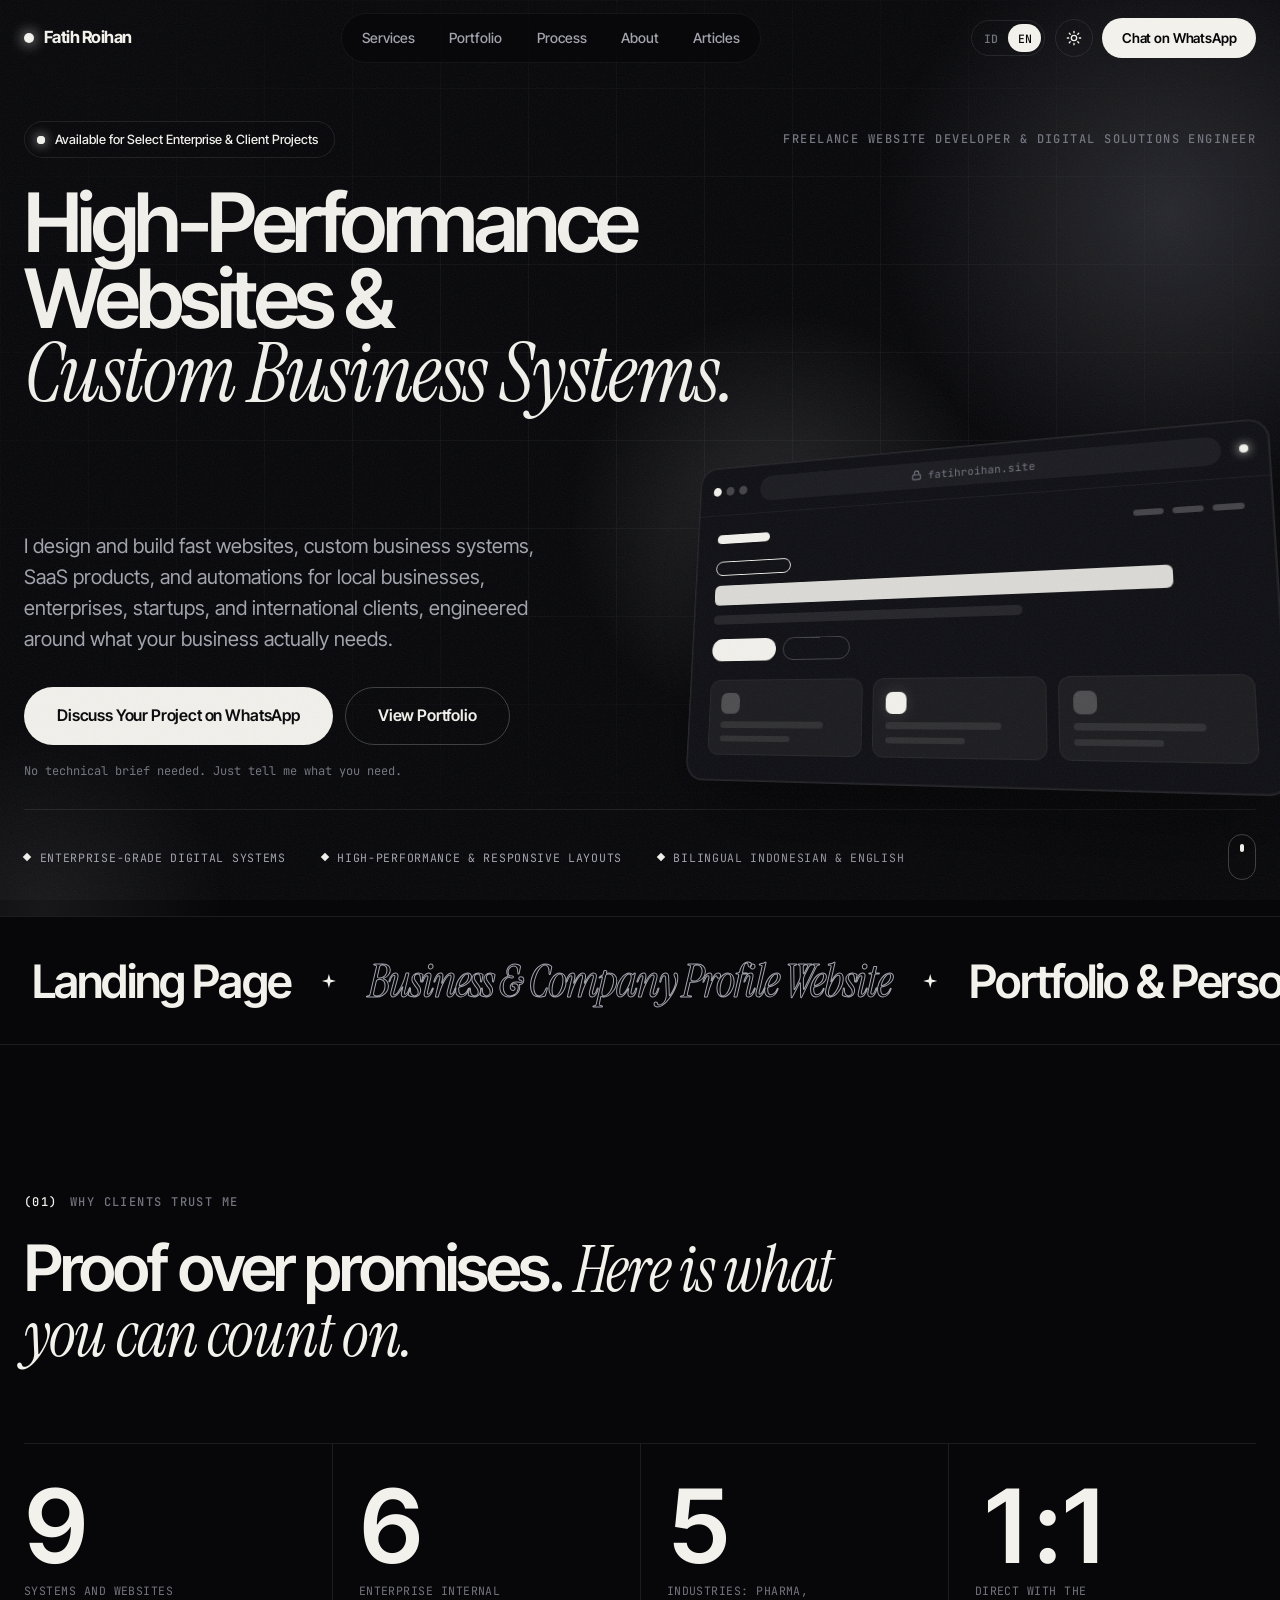
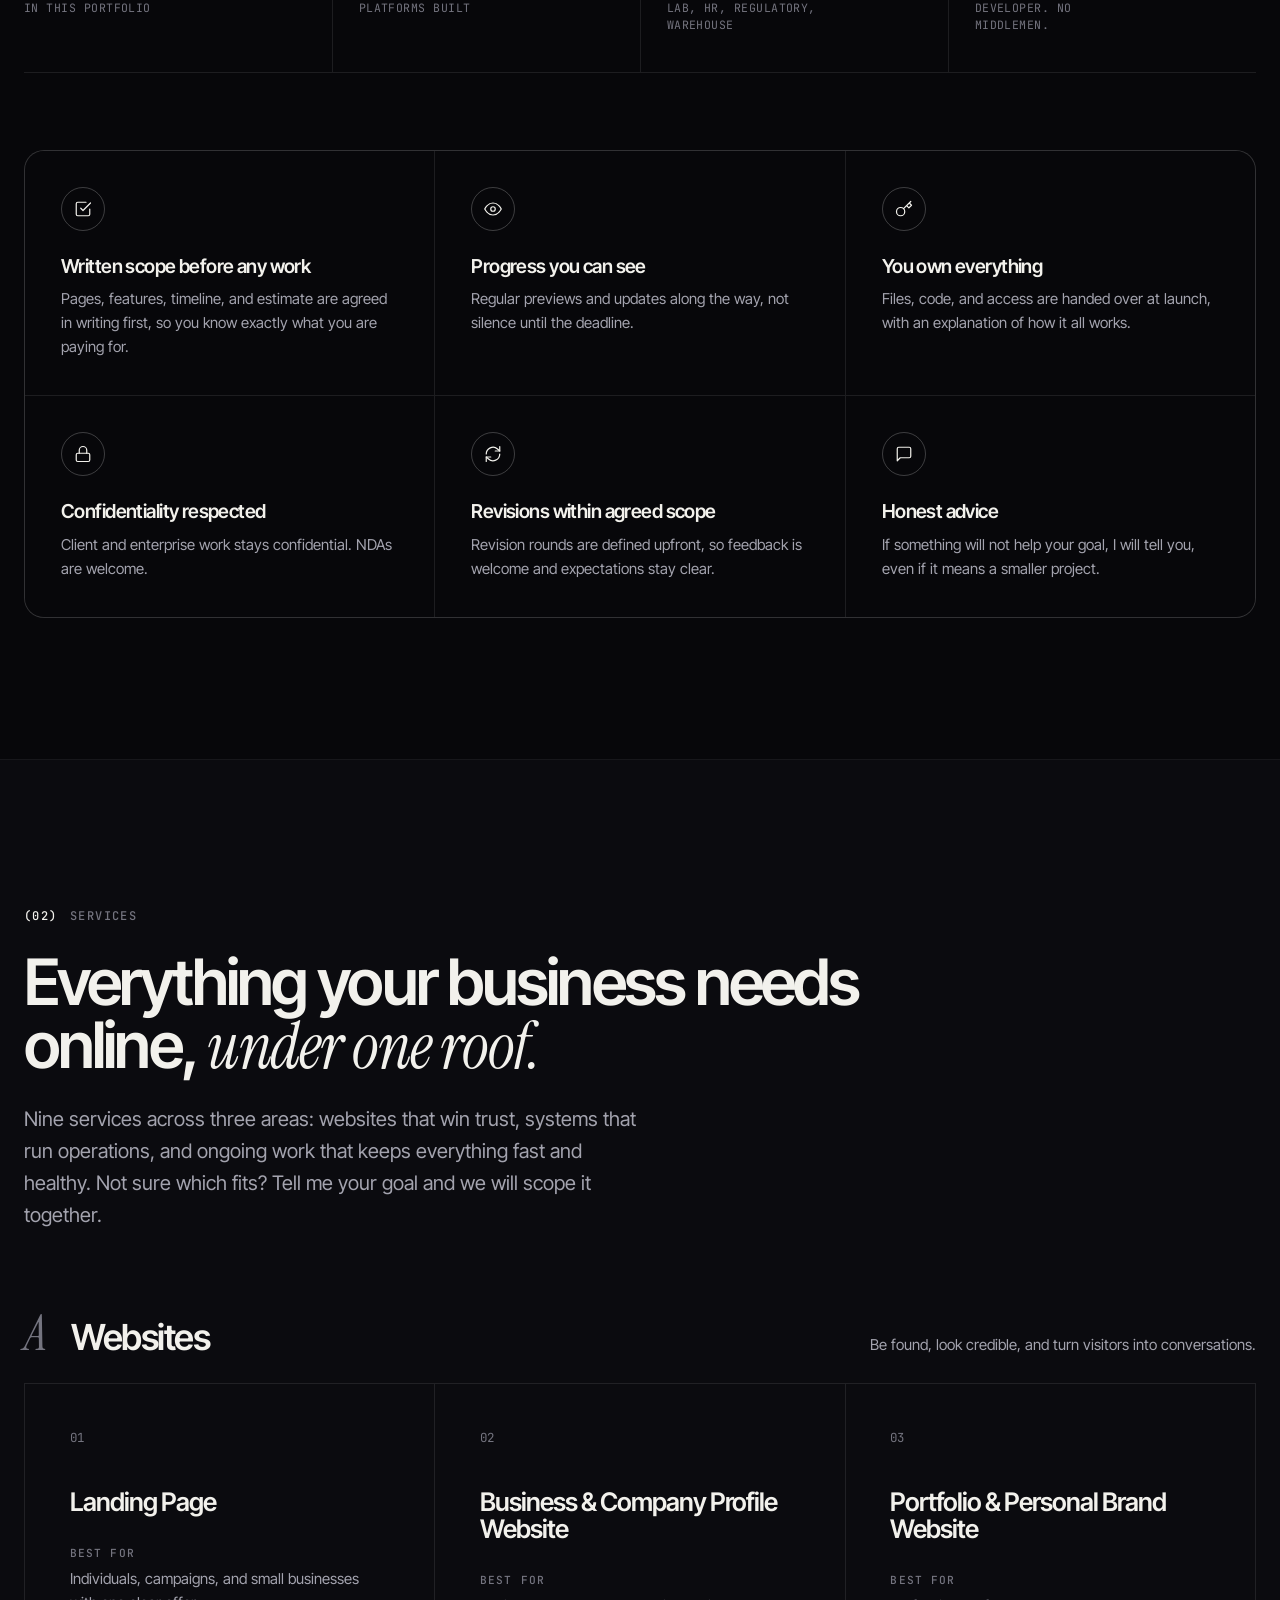
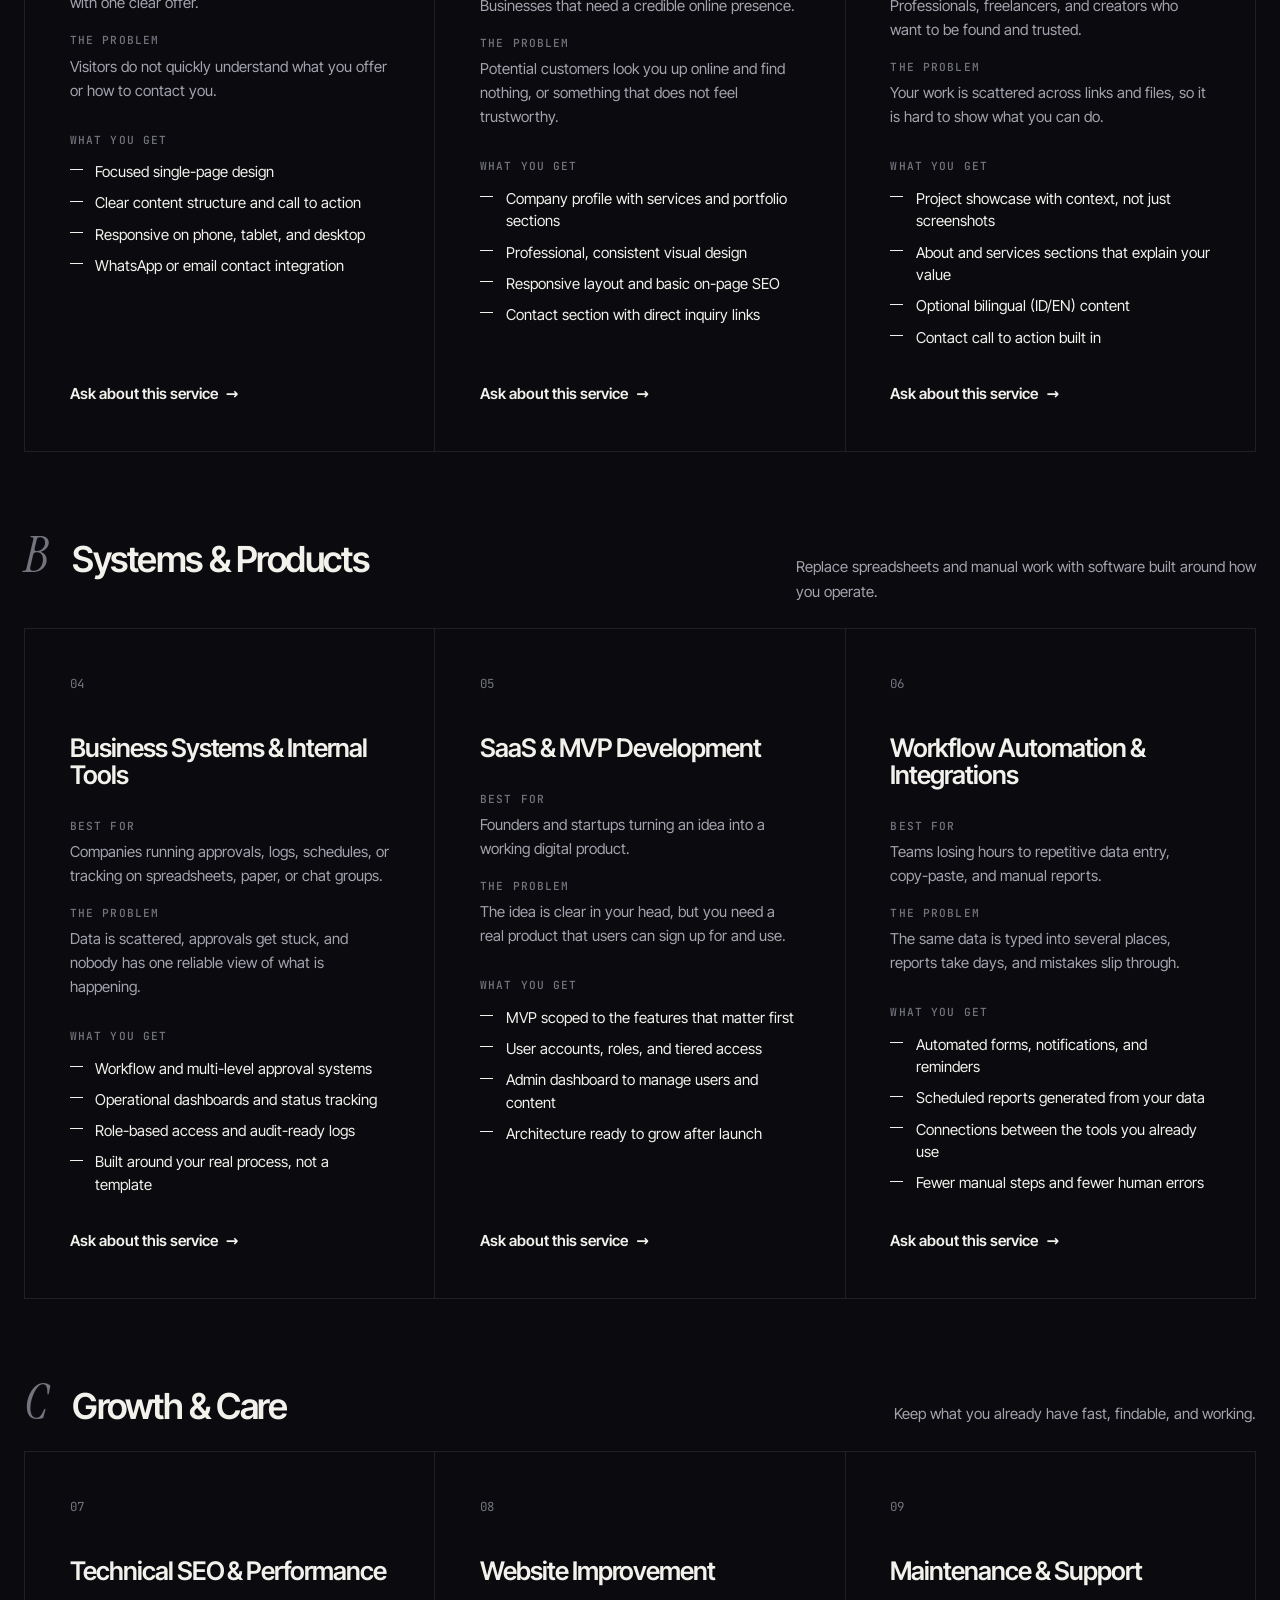
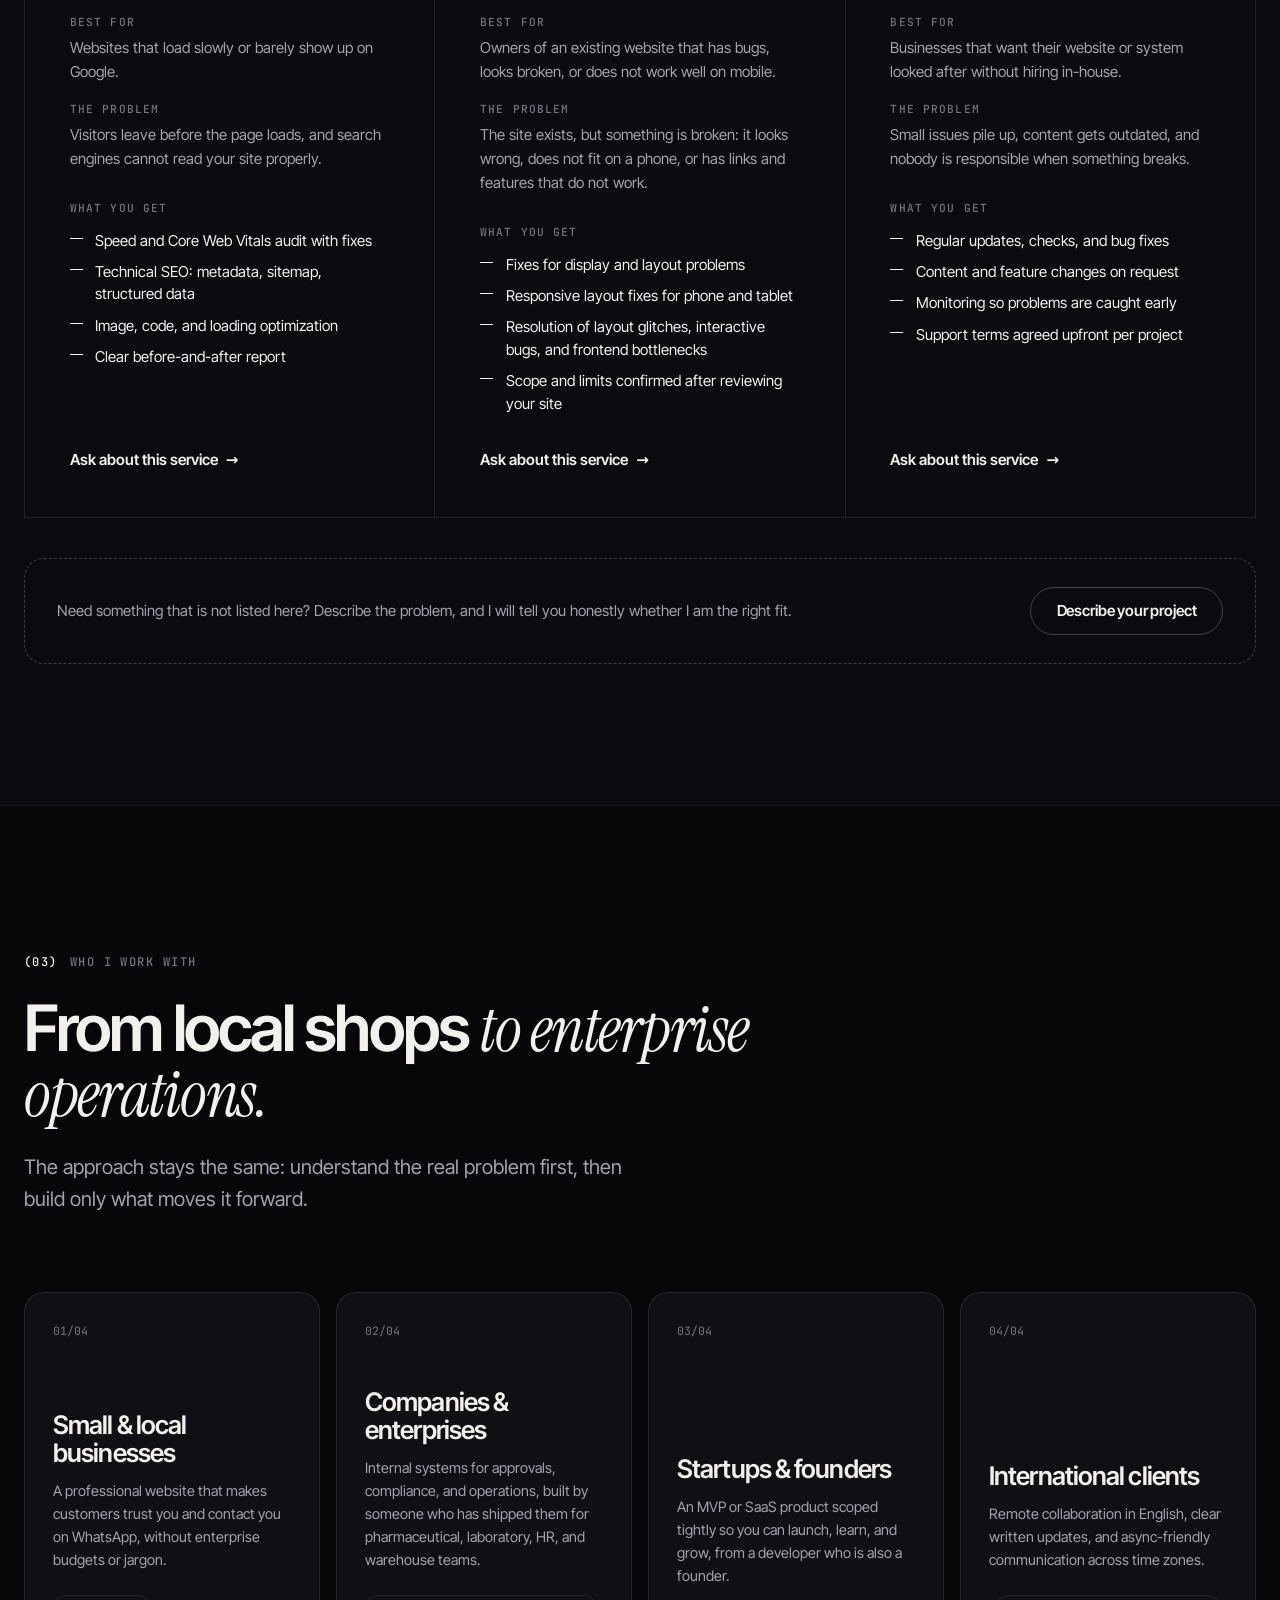
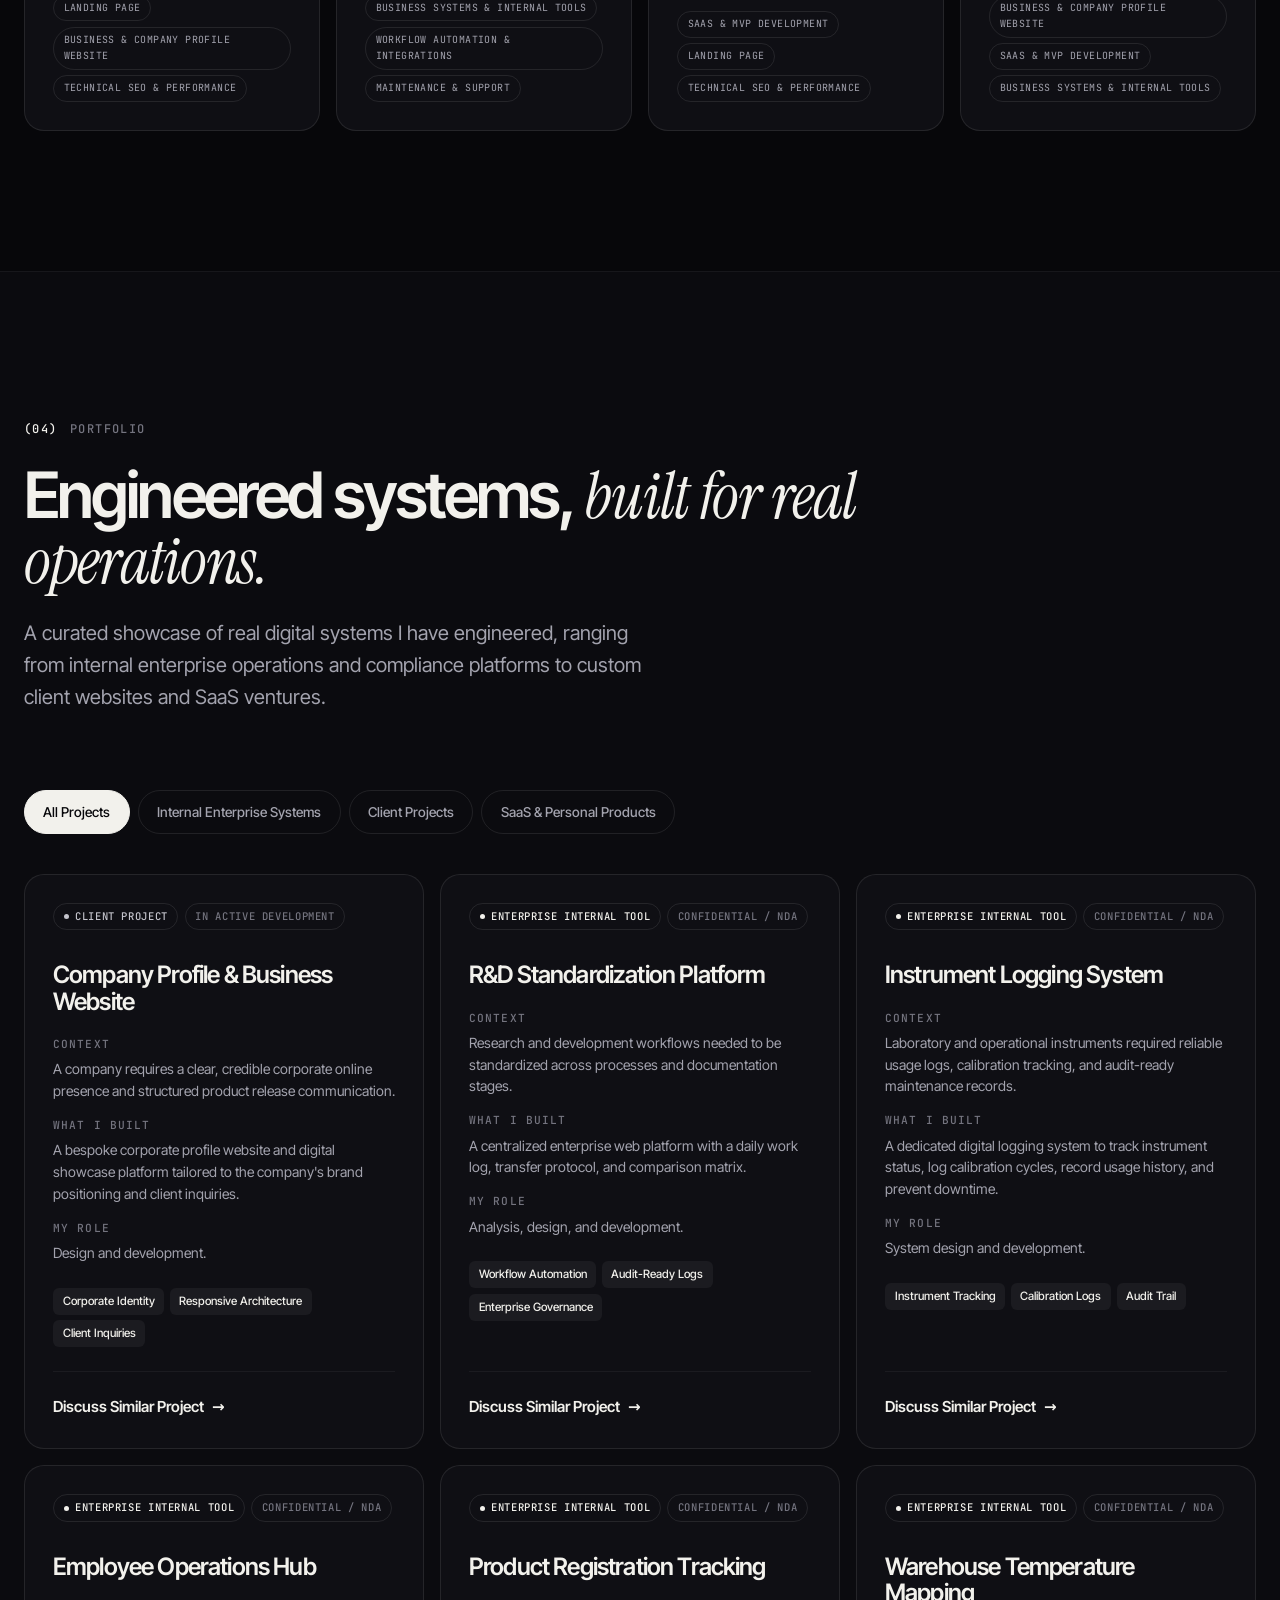
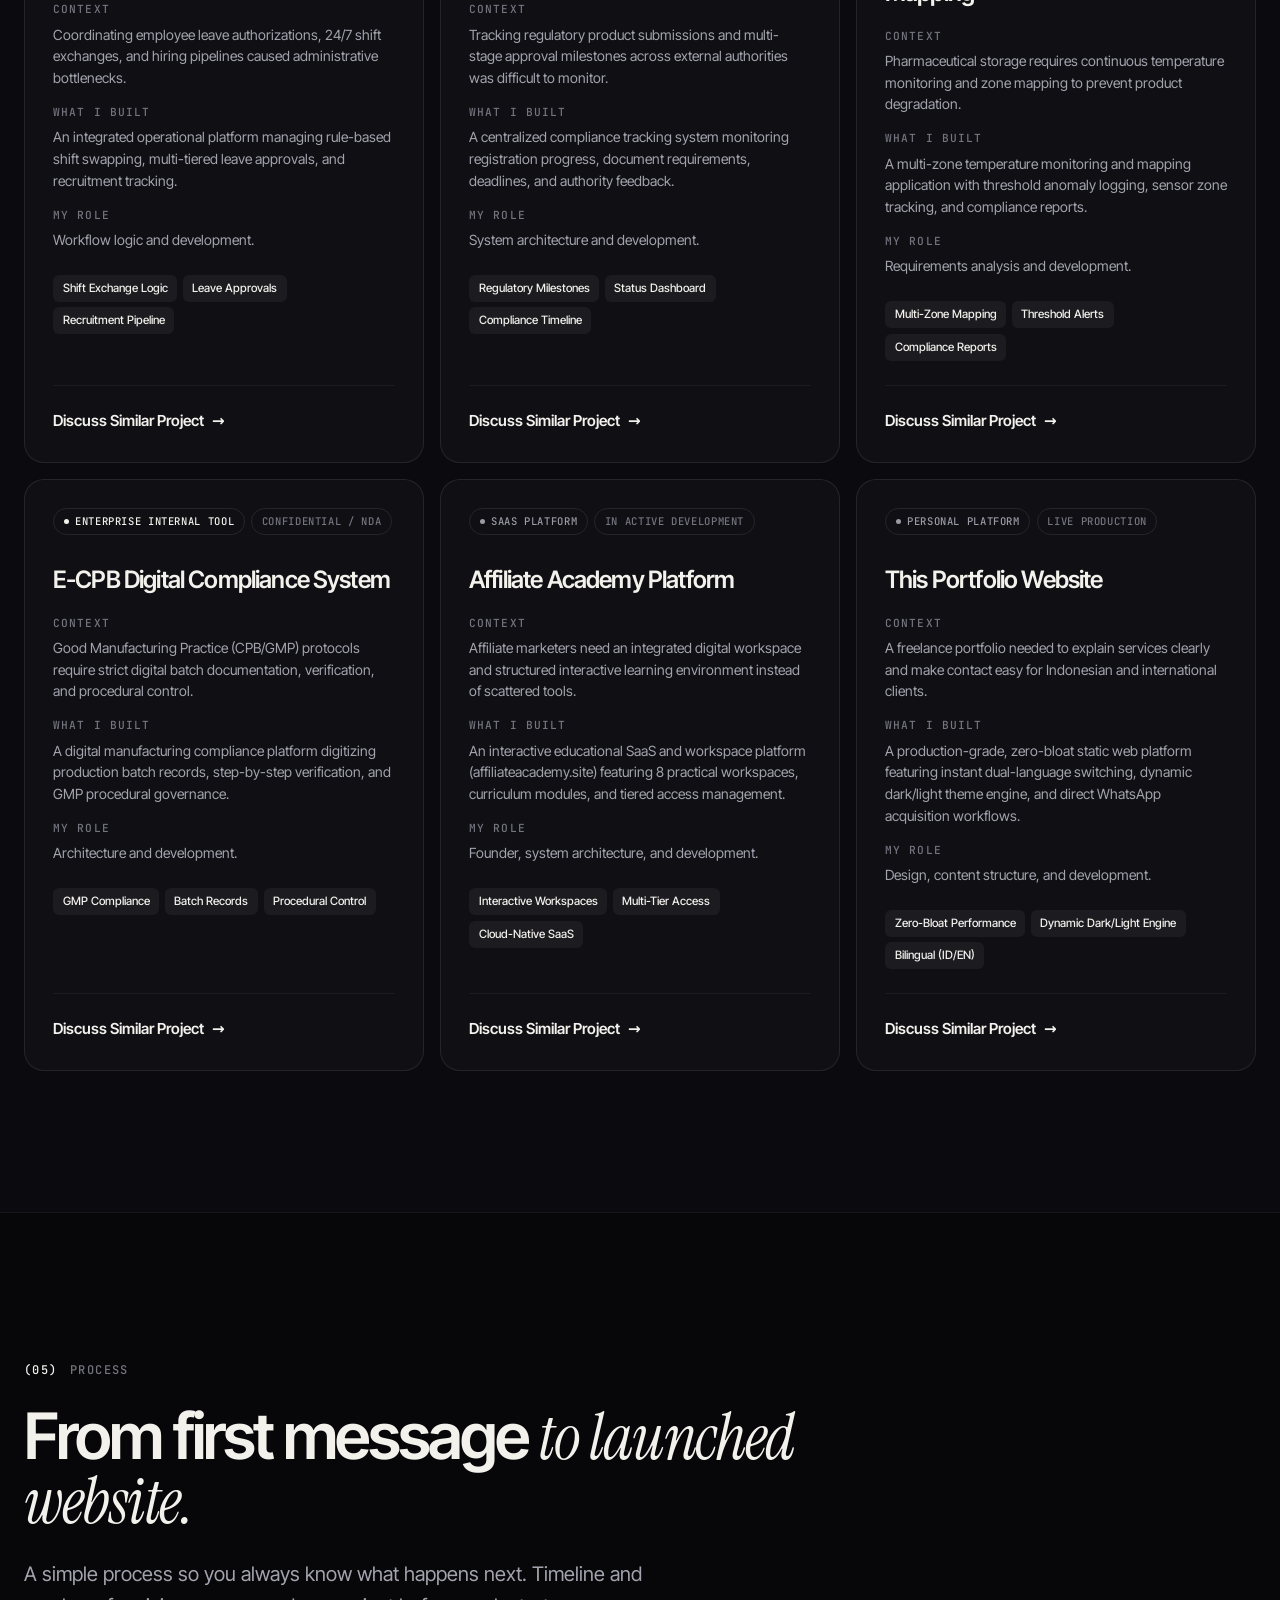
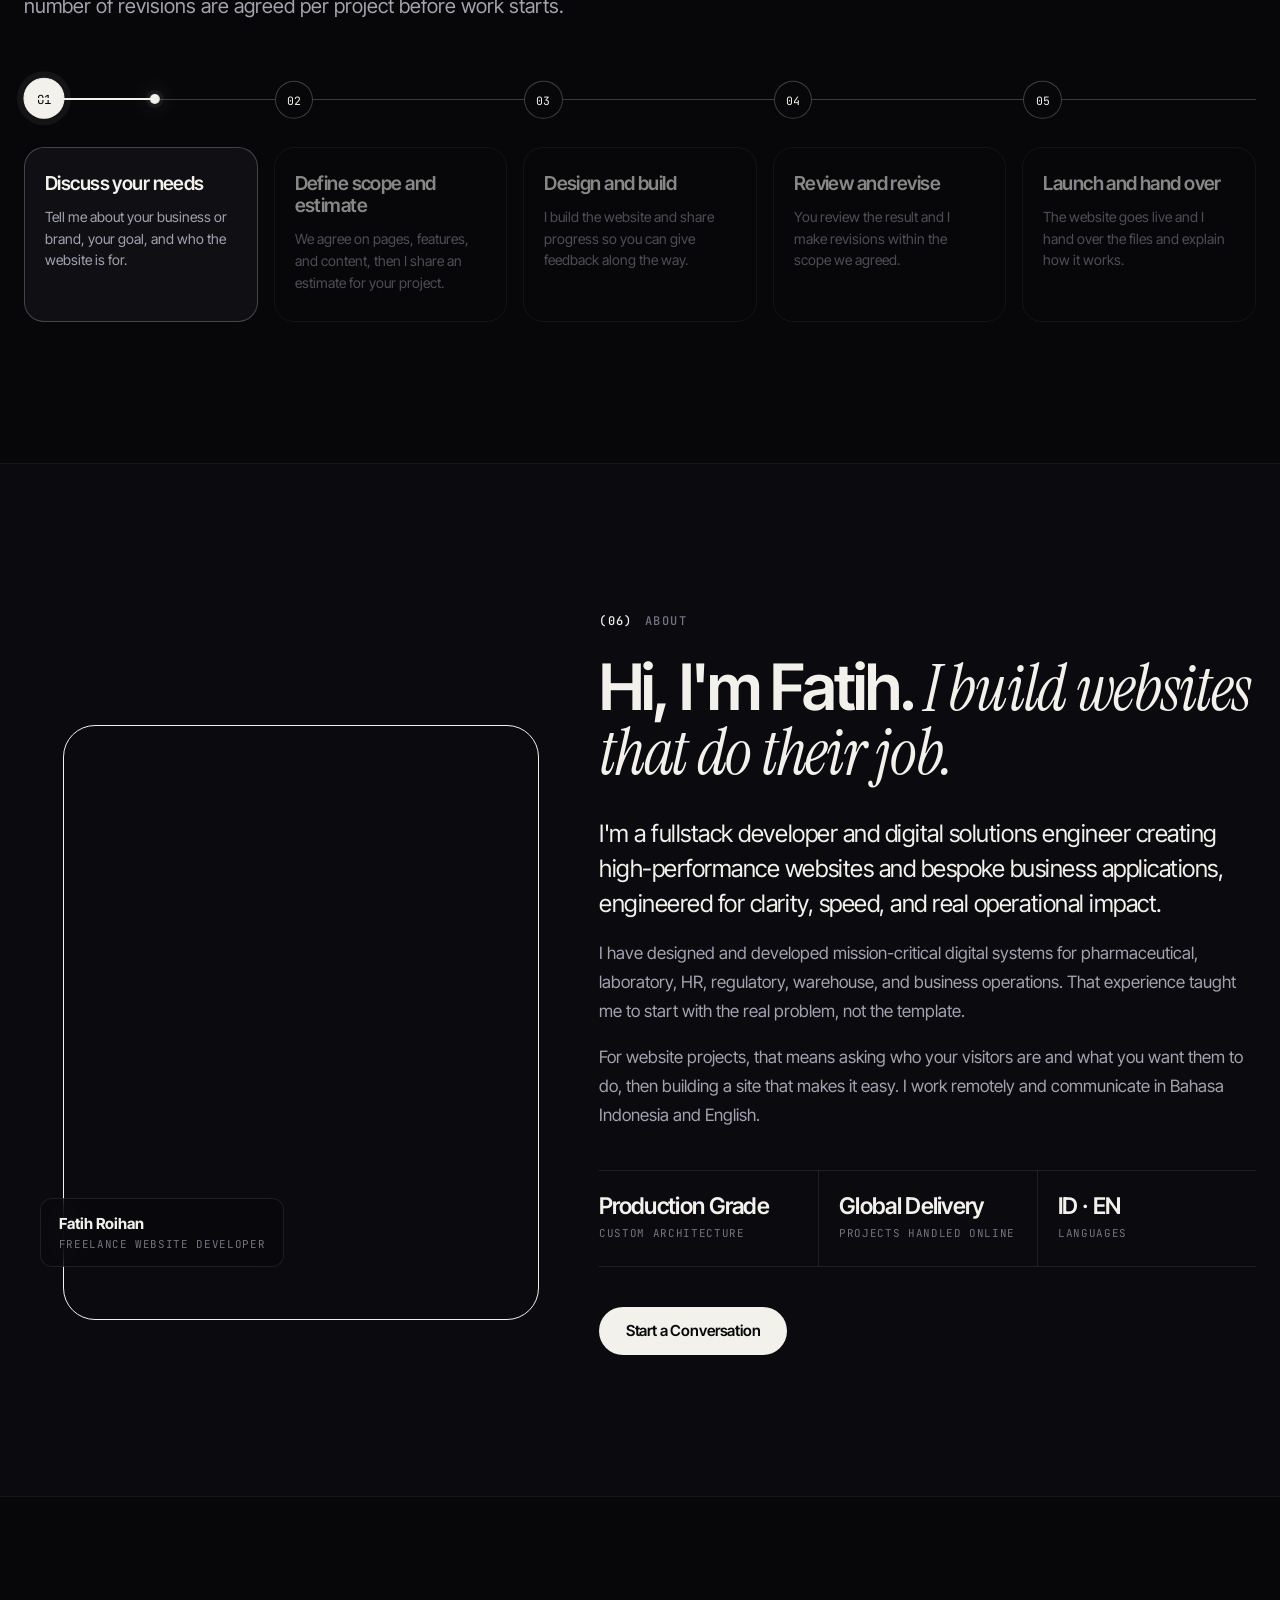
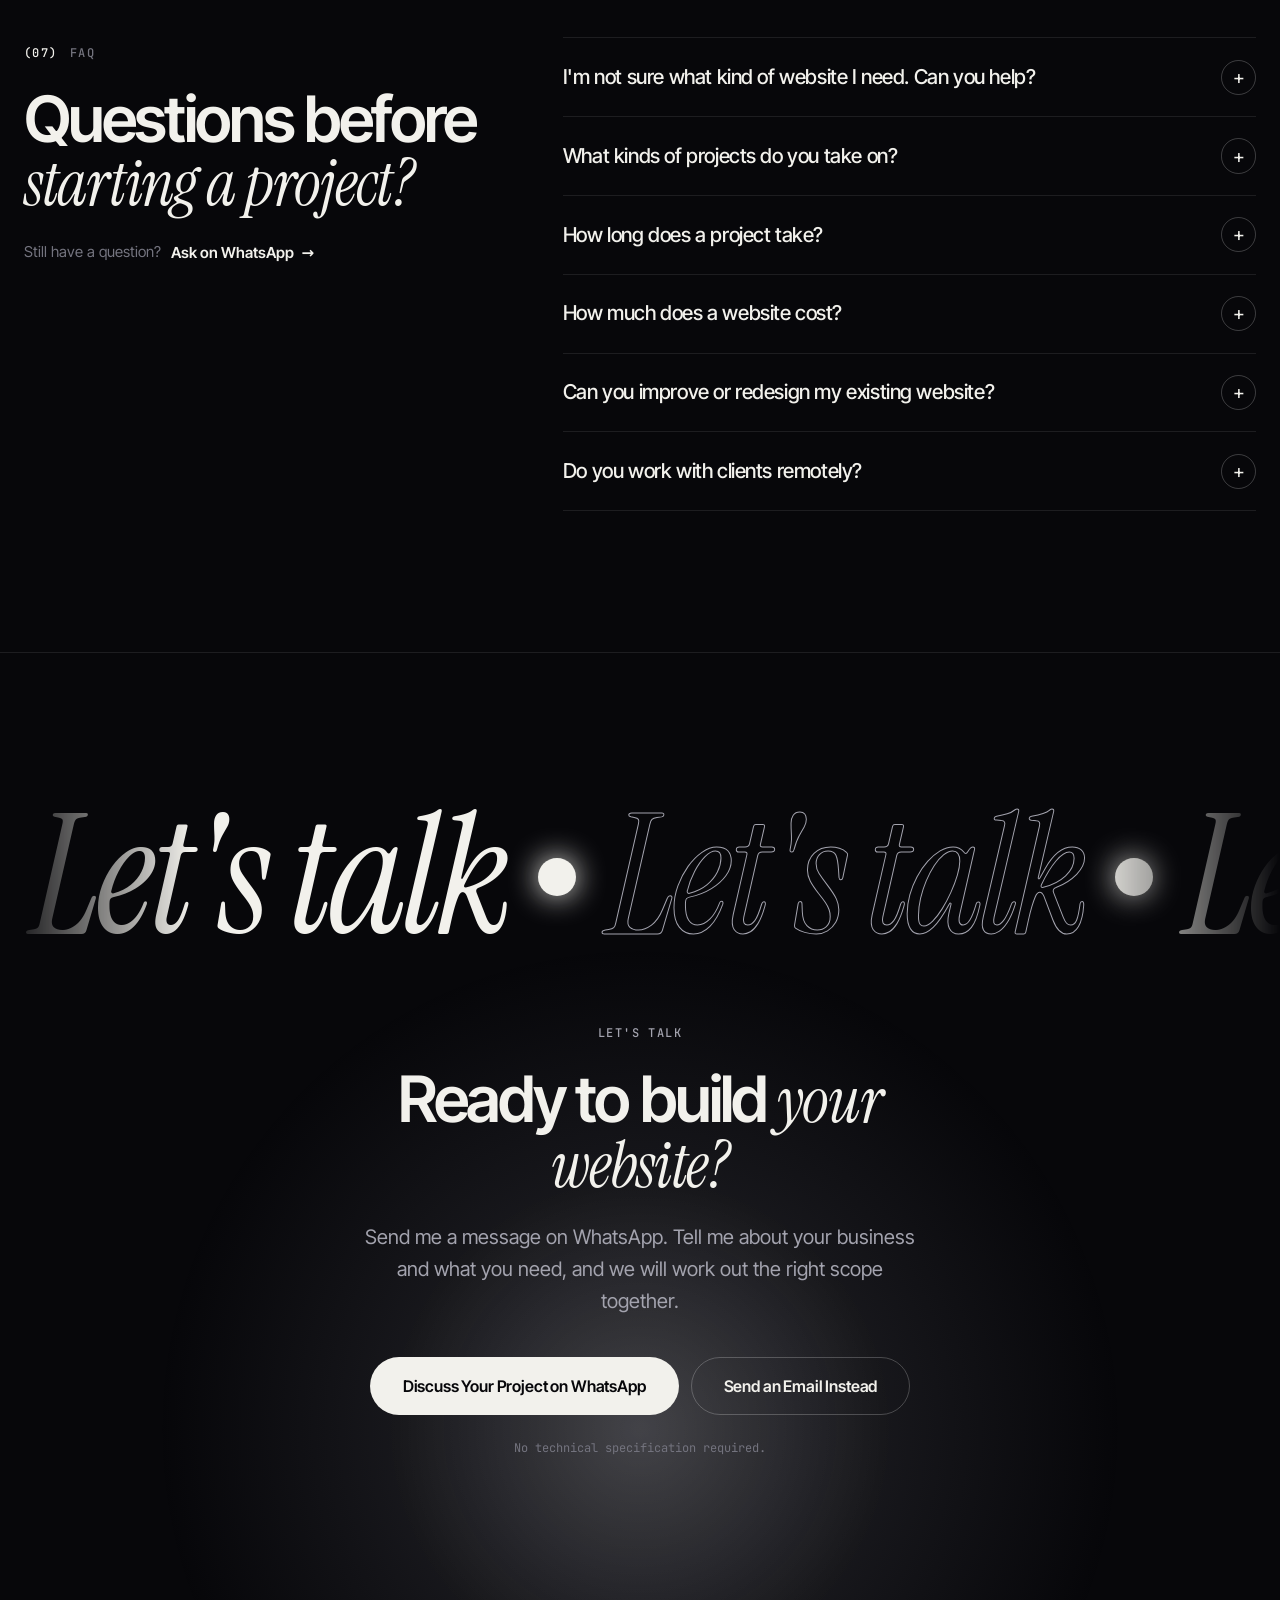
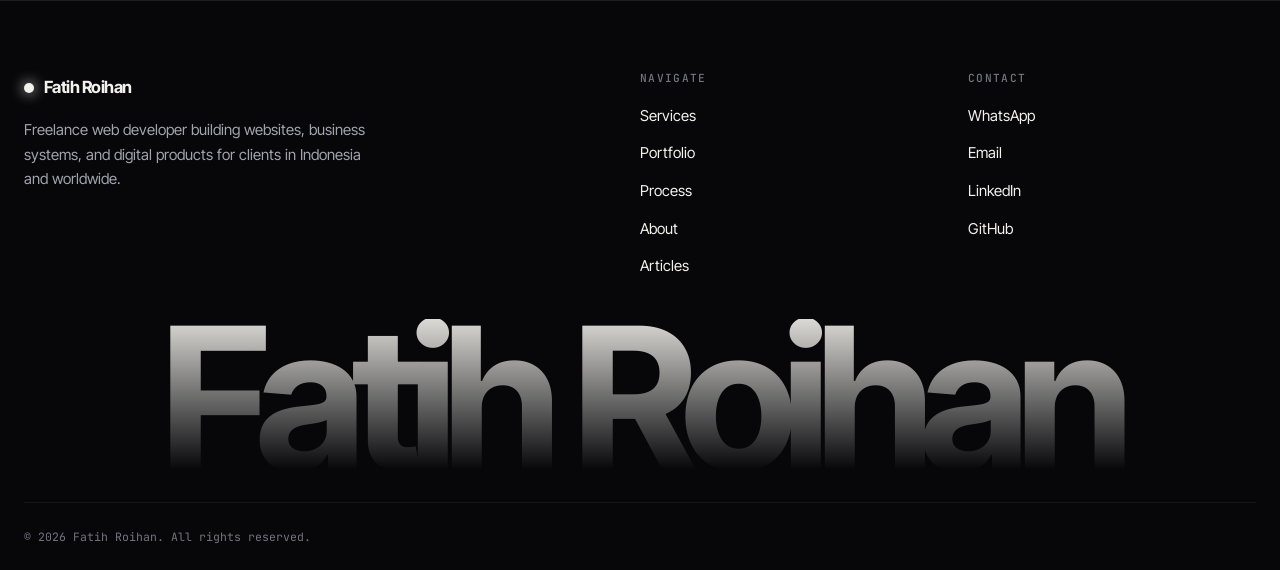
<file: index.html>
<!DOCTYPE html>
<html lang="en">

<head>
    <meta charset="UTF-8">
    <meta name="viewport" content="width=device-width, initial-scale=1.0">

    <title>Fatih Roihan | Freelance Website Developer for Business</title>
    <meta name="description" data-i18n-attr="content:meta.description"
        content="Freelance web developer building fast websites, custom business systems, SaaS MVPs, and automation for businesses, startups, and enterprises. Chat on WhatsApp.">
    <meta name="author" content="Fatih Roihan">
    <meta name="robots" content="index, follow, max-image-preview:large">
    <meta name="theme-color" content="#07070A">

    <link rel="canonical" href="https://fatihroihan.site/">
    <link rel="alternate" hreflang="en" href="https://fatihroihan.site/">
    <link rel="alternate" hreflang="id" href="https://fatihroihan.site/id/">
    <link rel="alternate" hreflang="x-default" href="https://fatihroihan.site/">

    <link rel="icon" type="image/png" href="assets/images/favicon-besar.png">

    <meta property="og:title" data-i18n-attr="content:og.title" content="Fatih Roihan | Freelance Website Developer">
    <meta property="og:description" data-i18n-attr="content:og.description"
        content="Websites, custom business systems, SaaS products, and automation built to be fast, clear, and trusted by local businesses, enterprises, and startups.">
    <meta property="og:image" content="https://fatihroihan.site/assets/images/og-cover.png">
    <meta property="og:image:width" content="1200">
    <meta property="og:image:height" content="630">
    <meta property="og:url" content="https://fatihroihan.site/">
    <meta property="og:type" content="website">
    <meta property="og:site_name" content="Fatih Roihan">
    <meta property="og:locale" content="en_US">
    <meta property="og:locale:alternate" content="id_ID">
    <meta name="twitter:card" content="summary_large_image">

    <script>
        (function () {
            try {
                var stored = localStorage.getItem('fr-theme');
                var theme = stored === 'light' ? 'light' : 'dark';
                document.documentElement.setAttribute('data-theme', theme);
                document.documentElement.classList.add('js');
                setTimeout(function () { document.documentElement.classList.add('is-ready'); }, 3500);
            } catch (e) {}
        })();
    </script>

    <script type="application/ld+json">
    {
        "@context": "https://schema.org",
        "@graph": [
            {
                "@type": "Person",
                "@id": "https://fatihroihan.site/#person",
                "name": "Fatih Roihan",
                "url": "https://fatihroihan.site/",
                "image": "https://fatihroihan.site/assets/images/fatihroihan.jpg",
                "jobTitle": "Freelance Website Developer",
                "description": "Freelance web developer building bespoke web solutions, enterprise internal platforms, and high-performance websites for businesses and founders.",
                "knowsLanguage": [
                    "id",
                    "en"
                ],
                "knowsAbout": [
                    "Web Development",
                    "Enterprise Web Systems",
                    "Custom Business Applications",
                    "SaaS Architecture",
                    "High-Converting Landing Pages"
                ],
                "sameAs": [
                    "https://www.linkedin.com/in/fatih-roihan-909173308",
                    "https://github.com/fatihroihandev"
                ],
                "hasOfferCatalog": {
                    "@id": "https://fatihroihan.site/#services"
                }
            },
            {
                "@type": "WebSite",
                "@id": "https://fatihroihan.site/#website",
                "url": "https://fatihroihan.site/",
                "name": "Fatih Roihan",
                "inLanguage": [
                    "en",
                    "id"
                ],
                "publisher": {
                    "@id": "https://fatihroihan.site/#person"
                }
            },
            {
                "@type": "OfferCatalog",
                "@id": "https://fatihroihan.site/#services",
                "name": "Services",
                "itemListElement": [
                    {
                        "@type": "OfferCatalog",
                        "name": "Websites",
                        "description": "Be found, look credible, and turn visitors into conversations.",
                        "itemListElement": [
                            {
                                "@type": "Offer",
                                "url": "https://fatihroihan.site/#services",
                                "itemOffered": {
                                    "@type": "Service",
                                    "name": "Landing Page",
                                    "description": "Focused single-page design. Clear content structure and call to action. Responsive on phone, tablet, and desktop. WhatsApp or email contact integration.",
                                    "audience": {
                                        "@type": "Audience",
                                        "audienceType": "Individuals, campaigns, and small businesses with one clear offer."
                                    },
                                    "provider": {
                                        "@id": "https://fatihroihan.site/#person"
                                    }
                                }
                            },
                            {
                                "@type": "Offer",
                                "url": "https://fatihroihan.site/#services",
                                "itemOffered": {
                                    "@type": "Service",
                                    "name": "Business & Company Profile Website",
                                    "description": "Company profile with services and portfolio sections. Professional, consistent visual design. Responsive layout and basic on-page SEO. Contact section with direct inquiry links.",
                                    "audience": {
                                        "@type": "Audience",
                                        "audienceType": "Businesses that need a credible online presence."
                                    },
                                    "provider": {
                                        "@id": "https://fatihroihan.site/#person"
                                    }
                                }
                            },
                            {
                                "@type": "Offer",
                                "url": "https://fatihroihan.site/#services",
                                "itemOffered": {
                                    "@type": "Service",
                                    "name": "Portfolio & Personal Brand Website",
                                    "description": "Project showcase with context, not just screenshots. About and services sections that explain your value. Optional bilingual (ID/EN) content. Contact call to action built in.",
                                    "audience": {
                                        "@type": "Audience",
                                        "audienceType": "Professionals, freelancers, and creators who want to be found and trusted."
                                    },
                                    "provider": {
                                        "@id": "https://fatihroihan.site/#person"
                                    }
                                }
                            }
                        ]
                    },
                    {
                        "@type": "OfferCatalog",
                        "name": "Systems & Products",
                        "description": "Replace spreadsheets and manual work with software built around how you operate.",
                        "itemListElement": [
                            {
                                "@type": "Offer",
                                "url": "https://fatihroihan.site/#services",
                                "itemOffered": {
                                    "@type": "Service",
                                    "name": "Business Systems & Internal Tools",
                                    "description": "Workflow and multi-level approval systems. Operational dashboards and status tracking. Role-based access and audit-ready logs. Built around your real process, not a template.",
                                    "audience": {
                                        "@type": "Audience",
                                        "audienceType": "Companies running approvals, logs, schedules, or tracking on spreadsheets, paper, or chat groups."
                                    },
                                    "provider": {
                                        "@id": "https://fatihroihan.site/#person"
                                    }
                                }
                            },
                            {
                                "@type": "Offer",
                                "url": "https://fatihroihan.site/#services",
                                "itemOffered": {
                                    "@type": "Service",
                                    "name": "SaaS & MVP Development",
                                    "description": "MVP scoped to the features that matter first. User accounts, roles, and tiered access. Admin dashboard to manage users and content. Architecture ready to grow after launch.",
                                    "audience": {
                                        "@type": "Audience",
                                        "audienceType": "Founders and startups turning an idea into a working digital product."
                                    },
                                    "provider": {
                                        "@id": "https://fatihroihan.site/#person"
                                    }
                                }
                            },
                            {
                                "@type": "Offer",
                                "url": "https://fatihroihan.site/#services",
                                "itemOffered": {
                                    "@type": "Service",
                                    "name": "Workflow Automation & Integrations",
                                    "description": "Automated forms, notifications, and reminders. Scheduled reports generated from your data. Connections between the tools you already use. Fewer manual steps and fewer human errors.",
                                    "audience": {
                                        "@type": "Audience",
                                        "audienceType": "Teams losing hours to repetitive data entry, copy-paste, and manual reports."
                                    },
                                    "provider": {
                                        "@id": "https://fatihroihan.site/#person"
                                    }
                                }
                            }
                        ]
                    },
                    {
                        "@type": "OfferCatalog",
                        "name": "Growth & Care",
                        "description": "Keep what you already have fast, findable, and working.",
                        "itemListElement": [
                            {
                                "@type": "Offer",
                                "url": "https://fatihroihan.site/#services",
                                "itemOffered": {
                                    "@type": "Service",
                                    "name": "Technical SEO & Performance",
                                    "description": "Speed and Core Web Vitals audit with fixes. Technical SEO: metadata, sitemap, structured data. Image, code, and loading optimization. Clear before-and-after report.",
                                    "audience": {
                                        "@type": "Audience",
                                        "audienceType": "Websites that load slowly or barely show up on Google."
                                    },
                                    "provider": {
                                        "@id": "https://fatihroihan.site/#person"
                                    }
                                }
                            },
                            {
                                "@type": "Offer",
                                "url": "https://fatihroihan.site/#services",
                                "itemOffered": {
                                    "@type": "Service",
                                    "name": "Website Improvement",
                                    "description": "Fixes for display and layout problems. Responsive layout fixes for phone and tablet. Resolution of layout glitches, interactive bugs, and frontend bottlenecks. Scope and limits confirmed after reviewing your site.",
                                    "audience": {
                                        "@type": "Audience",
                                        "audienceType": "Owners of an existing website that has bugs, looks broken, or does not work well on mobile."
                                    },
                                    "provider": {
                                        "@id": "https://fatihroihan.site/#person"
                                    }
                                }
                            },
                            {
                                "@type": "Offer",
                                "url": "https://fatihroihan.site/#services",
                                "itemOffered": {
                                    "@type": "Service",
                                    "name": "Maintenance & Support",
                                    "description": "Regular updates, checks, and bug fixes. Content and feature changes on request. Monitoring so problems are caught early. Support terms agreed upfront per project.",
                                    "audience": {
                                        "@type": "Audience",
                                        "audienceType": "Businesses that want their website or system looked after without hiring in-house."
                                    },
                                    "provider": {
                                        "@id": "https://fatihroihan.site/#person"
                                    }
                                }
                            }
                        ]
                    }
                ]
            }
        ]
    }
    </script>

    <link rel="preload" href="assets/fonts/inter-tight-var.woff2" as="font" type="font/woff2" crossorigin>
    <link rel="preload" href="assets/fonts/instrument-serif-italic.woff2" as="font" type="font/woff2" crossorigin>
    <link rel="stylesheet" href="assets/css/fonts.css">
    <link rel="stylesheet" href="assets/css/reset.css">
    <link rel="stylesheet" href="assets/css/variables.css">
    <link rel="stylesheet" href="assets/css/style.css">
    <link rel="stylesheet" href="assets/css/responsive.css">
</head>

<body>
    <a class="skip-link" href="#main-content" data-i18n="skip">Skip to content</a>

    <header class="site-header">
        <nav class="navbar container" aria-label="Main navigation" data-i18n-attr="aria-label:nav.label">
            <a href="#hero" class="navbar__logo">Fatih Roihan</a>

            <div id="primary-navigation" class="navbar__menu">
                <ul class="navbar__links">
                    <li><a href="#services" data-i18n="nav.services">Services</a></li>
                    <li><a href="#portfolio" data-i18n="nav.work">Portfolio</a></li>
                    <li><a href="#process" data-i18n="nav.process">Process</a></li>
                    <li><a href="#about" data-i18n="nav.about">About</a></li>
                    <li><a href="articles/" data-i18n="nav.articles" data-i18n-href-en="articles/" data-i18n-href-id="id/articles/">Articles</a></li>
                </ul>
            </div>

            <div class="navbar__actions">
                <div class="lang-switch" role="group" aria-label="Language" data-i18n-attr="aria-label:lang.label">
                    <button type="button" class="lang-switch__option" data-lang-option="id" aria-pressed="false" lang="id">ID</button>
                    <button type="button" class="lang-switch__option" data-lang-option="en" aria-pressed="true" lang="en">EN</button>
                </div>

                <button type="button" class="theme-toggle" aria-label="Toggle dark and light theme" data-i18n-attr="aria-label:theme.label" title="Toggle theme">
                    <svg class="theme-toggle__icon theme-toggle__icon--sun" viewBox="0 0 24 24"><circle cx="12" cy="12" r="4"></circle><path d="M12 2v2M12 20v2M4.93 4.93l1.41 1.41M17.66 17.66l1.41 1.41M2 12h2M20 12h2M6.34 17.66l-1.41 1.41M19.07 4.93l-1.41 1.41"></path></svg>
                    <svg class="theme-toggle__icon theme-toggle__icon--moon" viewBox="0 0 24 24"><path d="M21 12.79A9 9 0 1 1 11.21 3 7 7 0 0 0 21 12.79z"></path></svg>
                </button>

                <a href="https://wa.me/628818227834?text=Hi%20Fatih%2C%20I'm%20interested%20in%20your%20freelance%20services%20and%20would%20like%20to%20discuss%20my%20website%20project."
                    class="button button--primary navbar__cta" data-contact="whatsapp" data-i18n="nav.cta"
                    data-track="whatsapp_click" data-track-location="navbar" target="_blank" rel="noopener noreferrer">Chat on WhatsApp</a>

                <button class="navbar__toggle" type="button" aria-label="Open navigation menu" aria-expanded="false"
                    aria-controls="primary-navigation">
                    <span></span><span></span><span></span>
                </button>
            </div>
        </nav>
    </header>

    <main id="main-content" tabindex="-1">

        <!-- HERO -->
        <section id="hero" class="hero" aria-labelledby="hero-title">
            <div class="hero__bg" aria-hidden="true">
                <div class="hero__aurora"><i></i><i></i><i></i></div>
                <div class="hero__grid"></div>
                <div class="hero__spot"></div>
            </div>

            <div class="container hero__container">
                <div class="hero__top" data-intro>
                    <div class="status-pill">
                        <span class="status-dot"></span>
                        <span data-i18n="hero.badge">Available for Select Enterprise &amp; Client Projects</span>
                    </div>
                    <p class="eyebrow" data-i18n="hero.eyebrow">Freelance Website Developer &amp; Digital Solutions Engineer</p>
                </div>

                <h1 id="hero-title" class="hero__title" data-intro data-i18n-title="hero.title">High-Performance Websites &amp; <span>Custom Business Systems.</span></h1>

                <div class="hero__bottom">
                    <div class="hero__content" data-intro>
                        <p class="hero__description" data-i18n="hero.desc">I design and build fast websites, custom business systems, SaaS products, and automations for local businesses, enterprises, startups, and international clients, engineered around what your business actually needs.</p>

                        <div class="hero__actions">
                            <a href="https://wa.me/628818227834?text=Hi%20Fatih%2C%20I'm%20interested%20in%20your%20freelance%20services%20and%20would%20like%20to%20discuss%20my%20website%20project."
                                class="button button--primary button--lg" data-contact="whatsapp" data-i18n="hero.cta1"
                                data-track="whatsapp_click" data-track-location="hero" target="_blank" rel="noopener noreferrer">Discuss Your Project on WhatsApp</a>
                            <a href="#portfolio" class="button button--secondary button--lg" data-i18n="hero.cta2">View Portfolio</a>
                        </div>
                        <p class="hero__note" data-i18n="hero.note">No technical brief needed. Just tell me what you need.</p>
                    </div>

                    <div class="hero__visual" data-intro role="img" aria-label="Illustration of a modern website layout"
                        data-i18n-attr="aria-label:hero.mock.label">
                        <div class="browser-mockup">
                            <div class="browser-mockup__bar">
                                <div class="browser-mockup__dots"><i></i><i></i><i></i></div>
                                <div class="browser-mockup__address">
                                    <svg width="11" height="11" viewBox="0 0 24 24" fill="none" stroke="currentColor" stroke-width="2.5"><rect x="3" y="11" width="18" height="11" rx="2" ry="2"></rect><path d="M7 11V7a5 5 0 0 1 10 0v4"></path></svg>
                                    <span>fatihroihan.site</span>
                                </div>
                                <div class="browser-mockup__status"><span class="status-indicator"></span></div>
                            </div>
                            <div class="browser-mockup__canvas">
                                <div class="canvas-header">
                                    <span class="canvas-brand"></span>
                                    <div class="canvas-menu"><span></span><span></span><span></span></div>
                                </div>
                                <div class="canvas-hero">
                                    <span class="canvas-tag"></span>
                                    <div class="canvas-headline"></div>
                                    <div class="canvas-subline"></div>
                                    <div class="canvas-ctas">
                                        <span class="canvas-cta canvas-cta--primary"></span>
                                        <span class="canvas-cta canvas-cta--outline"></span>
                                    </div>
                                </div>
                                <div class="canvas-grid">
                                    <div class="canvas-card">
                                        <div class="canvas-card__icon"></div>
                                        <div class="canvas-card__bar"></div>
                                        <div class="canvas-card__sub"></div>
                                    </div>
                                    <div class="canvas-card">
                                        <div class="canvas-card__icon canvas-card__icon--accent"></div>
                                        <div class="canvas-card__bar"></div>
                                        <div class="canvas-card__sub"></div>
                                    </div>
                                    <div class="canvas-card">
                                        <div class="canvas-card__icon"></div>
                                        <div class="canvas-card__bar"></div>
                                        <div class="canvas-card__sub"></div>
                                    </div>
                                </div>
                            </div>
                        </div>
                    </div>
                </div>

                <div class="hero__foot" data-intro>
                    <ul class="hero__proof">
                        <li data-i18n="hero.p1">Enterprise-grade digital systems</li>
                        <li data-i18n="hero.p2">High-performance &amp; responsive layouts</li>
                        <li data-i18n="hero.p3">Bilingual Indonesian &amp; English</li>
                    </ul>
                    <a href="#services" class="hero__scroll" aria-label="Services" data-i18n-attr="aria-label:nav.services"><span></span></a>
                </div>
            </div>
        </section>

        <!-- MARQUEE -->
        <div class="marquee" aria-hidden="true">
            <div class="marquee__track">
                <div class="marquee__group">
                    <span data-i18n="sv1.title">Landing Page</span><i></i>
                    <span data-i18n="sv2.title">Business &amp; Company Profile Website</span><i></i>
                    <span data-i18n="sv3.title">Portfolio &amp; Personal Brand Website</span><i></i>
                    <span data-i18n="sv4.title">Website Improvement</span><i></i>
                </div>
                <div class="marquee__group">
                    <span data-i18n="sv1.title">Landing Page</span><i></i>
                    <span data-i18n="sv2.title">Business &amp; Company Profile Website</span><i></i>
                    <span data-i18n="sv3.title">Portfolio &amp; Personal Brand Website</span><i></i>
                    <span data-i18n="sv4.title">Website Improvement</span><i></i>
                </div>
            </div>
        </div>

        <!-- TRUST -->
        <section id="trust" class="section trust" aria-labelledby="trust-title">
            <div class="container">
                <header class="section-header">
                    <p class="eyebrow" data-i18n="trust.eyebrow">Why clients trust me</p>
                    <h2 id="trust-title" class="section-title" data-i18n-title="trust.title">Proof over promises. <span>Here is what you can count on.</span></h2>
                </header>

                <dl class="trust__stats">
                    <div class="trust__stat">
                        <dt class="trust__num" data-count="9">9</dt>
                        <dd data-i18n="trust.n1">Systems and websites in this portfolio</dd>
                    </div>
                    <div class="trust__stat">
                        <dt class="trust__num" data-count="6">6</dt>
                        <dd data-i18n="trust.n2">Enterprise internal platforms built</dd>
                    </div>
                    <div class="trust__stat">
                        <dt class="trust__num" data-count="5">5</dt>
                        <dd data-i18n="trust.n3">Industries: pharma, lab, HR, regulatory, warehouse</dd>
                    </div>
                    <div class="trust__stat">
                        <dt class="trust__num" data-count="1:1">1:1</dt>
                        <dd data-i18n="trust.n4">Direct with the developer. No middlemen.</dd>
                    </div>
                </dl>

                <ul class="commitments">
                    <li class="commitment">
                        <span class="commitment__icon"><svg viewBox="0 0 24 24" fill="none" stroke="currentColor" stroke-width="1.6" stroke-linecap="round" stroke-linejoin="round" aria-hidden="true"><path d="M9 11l3 3L22 4"/><path d="M21 12v7a2 2 0 0 1-2 2H5a2 2 0 0 1-2-2V5a2 2 0 0 1 2-2h11"/></svg></span>
                        <h3 class="commitment__title" data-i18n="tc1.title">Written scope before any work</h3>
                        <p data-i18n="tc1.desc">Pages, features, timeline, and estimate are agreed in writing first, so you know exactly what you are paying for.</p>
                    </li>
                    <li class="commitment">
                        <span class="commitment__icon"><svg viewBox="0 0 24 24" fill="none" stroke="currentColor" stroke-width="1.6" stroke-linecap="round" stroke-linejoin="round" aria-hidden="true"><path d="M1 12s4-8 11-8 11 8 11 8-4 8-11 8-11-8-11-8z"/><circle cx="12" cy="12" r="3"/></svg></span>
                        <h3 class="commitment__title" data-i18n="tc2.title">Progress you can see</h3>
                        <p data-i18n="tc2.desc">Regular previews and updates along the way, not silence until the deadline.</p>
                    </li>
                    <li class="commitment">
                        <span class="commitment__icon"><svg viewBox="0 0 24 24" fill="none" stroke="currentColor" stroke-width="1.6" stroke-linecap="round" stroke-linejoin="round" aria-hidden="true"><circle cx="7.5" cy="15.5" r="5.5"/><path d="M21 2l-9.6 9.6M15.5 7.5l3 3L22 7l-3-3"/></svg></span>
                        <h3 class="commitment__title" data-i18n="tc3.title">You own everything</h3>
                        <p data-i18n="tc3.desc">Files, code, and access are handed over at launch, with an explanation of how it all works.</p>
                    </li>
                    <li class="commitment">
                        <span class="commitment__icon"><svg viewBox="0 0 24 24" fill="none" stroke="currentColor" stroke-width="1.6" stroke-linecap="round" stroke-linejoin="round" aria-hidden="true"><rect x="3" y="11" width="18" height="11" rx="2"/><path d="M7 11V7a5 5 0 0 1 10 0v4"/></svg></span>
                        <h3 class="commitment__title" data-i18n="tc4.title">Confidentiality respected</h3>
                        <p data-i18n="tc4.desc">Client and enterprise work stays confidential. NDAs are welcome.</p>
                    </li>
                    <li class="commitment">
                        <span class="commitment__icon"><svg viewBox="0 0 24 24" fill="none" stroke="currentColor" stroke-width="1.6" stroke-linecap="round" stroke-linejoin="round" aria-hidden="true"><path d="M21 2v6h-6"/><path d="M3 12a9 9 0 0 1 15-6.7L21 8"/><path d="M3 22v-6h6"/><path d="M21 12a9 9 0 0 1-15 6.7L3 16"/></svg></span>
                        <h3 class="commitment__title" data-i18n="tc5.title">Revisions within agreed scope</h3>
                        <p data-i18n="tc5.desc">Revision rounds are defined upfront, so feedback is welcome and expectations stay clear.</p>
                    </li>
                    <li class="commitment">
                        <span class="commitment__icon"><svg viewBox="0 0 24 24" fill="none" stroke="currentColor" stroke-width="1.6" stroke-linecap="round" stroke-linejoin="round" aria-hidden="true"><path d="M21 15a2 2 0 0 1-2 2H7l-4 4V5a2 2 0 0 1 2-2h14a2 2 0 0 1 2 2z"/></svg></span>
                        <h3 class="commitment__title" data-i18n="tc6.title">Honest advice</h3>
                        <p data-i18n="tc6.desc">If something will not help your goal, I will tell you, even if it means a smaller project.</p>
                    </li>
                </ul>
            </div>
        </section>

        <!-- SERVICES -->
        <section id="services" class="section section--tint" aria-labelledby="services-title">
            <div class="container">
                <header class="section-header">
                    <p class="eyebrow" data-i18n="services.eyebrow">Services</p>
                    <h2 id="services-title" class="section-title" data-i18n-title="services.title">Everything your business needs online, <span>under one roof.</span></h2>
                    <p class="section-description" data-i18n="services.desc">Nine services across three areas: websites that win trust, systems that run operations, and ongoing work that keeps everything fast and healthy. Not sure which fits? Tell me your goal and we will scope it together.</p>
                </header>

                <div class="service-groups">
                    <div class="service-group">
                        <div class="service-group__head">
                            <span class="service-group__index" aria-hidden="true">A</span>
                            <h3 class="service-group__title" data-i18n="sg1.title">Websites</h3>
                            <p class="service-group__desc" data-i18n="sg1.desc">Be found, look credible, and turn visitors into conversations.</p>
                        </div>
                        <div class="services">
                            <article class="service">
                                <span class="service__num" aria-hidden="true">01</span>
                                <h4 class="service__title" data-i18n="sv1.title">Landing Page</h4>
                                <dl class="service__facts">
                                    <div><dt data-i18n="sv.for">Best for</dt><dd data-i18n="sv1.for">Individuals, campaigns, and small businesses with one clear offer.</dd></div>
                                    <div><dt data-i18n="sv.problem">The problem</dt><dd data-i18n="sv1.problem">Visitors do not quickly understand what you offer or how to contact you.</dd></div>
                                </dl>
                                <p class="service__label" data-i18n="sv.get">What you get</p>
                                <ul class="checklist">
                                    <li data-i18n="sv1.l1">Focused single-page design</li>
                                    <li data-i18n="sv1.l2">Clear content structure and call to action</li>
                                    <li data-i18n="sv1.l3">Responsive on phone, tablet, and desktop</li>
                                    <li data-i18n="sv1.l4">WhatsApp or email contact integration</li>
                                </ul>
                                <a href="https://wa.me/628818227834?text=Hi%20Fatih%2C%20I%27d%20like%20to%20discuss%20a%20landing%20page%20project." class="text-link"
                                    data-contact="whatsapp" data-wa-message="contact.whatsapp.sv1" data-i18n="sv.ask"
                                    data-track="whatsapp_click" data-track-location="service-landing-page" target="_blank" rel="noopener noreferrer">Ask about this service</a>
                            </article>
                            <article class="service">
                                <span class="service__num" aria-hidden="true">02</span>
                                <h4 class="service__title" data-i18n="sv2.title">Business &amp; Company Profile Website</h4>
                                <dl class="service__facts">
                                    <div><dt data-i18n="sv.for">Best for</dt><dd data-i18n="sv2.for">Businesses that need a credible online presence.</dd></div>
                                    <div><dt data-i18n="sv.problem">The problem</dt><dd data-i18n="sv2.problem">Potential customers look you up online and find nothing, or something that does not feel trustworthy.</dd></div>
                                </dl>
                                <p class="service__label" data-i18n="sv.get">What you get</p>
                                <ul class="checklist">
                                    <li data-i18n="sv2.l1">Company profile with services and portfolio sections</li>
                                    <li data-i18n="sv2.l2">Professional, consistent visual design</li>
                                    <li data-i18n="sv2.l3">Responsive layout and basic on-page SEO</li>
                                    <li data-i18n="sv2.l4">Contact section with direct inquiry links</li>
                                </ul>
                                <a href="https://wa.me/628818227834?text=Hi%20Fatih%2C%20I%27d%20like%20to%20discuss%20a%20business%20%2F%20company%20profile%20website." class="text-link"
                                    data-contact="whatsapp" data-wa-message="contact.whatsapp.sv2" data-i18n="sv.ask"
                                    data-track="whatsapp_click" data-track-location="service-company-profile" target="_blank" rel="noopener noreferrer">Ask about this service</a>
                            </article>
                            <article class="service">
                                <span class="service__num" aria-hidden="true">03</span>
                                <h4 class="service__title" data-i18n="sv3.title">Portfolio &amp; Personal Brand Website</h4>
                                <dl class="service__facts">
                                    <div><dt data-i18n="sv.for">Best for</dt><dd data-i18n="sv3.for">Professionals, freelancers, and creators who want to be found and trusted.</dd></div>
                                    <div><dt data-i18n="sv.problem">The problem</dt><dd data-i18n="sv3.problem">Your work is scattered across links and files, so it is hard to show what you can do.</dd></div>
                                </dl>
                                <p class="service__label" data-i18n="sv.get">What you get</p>
                                <ul class="checklist">
                                    <li data-i18n="sv3.l1">Project showcase with context, not just screenshots</li>
                                    <li data-i18n="sv3.l2">About and services sections that explain your value</li>
                                    <li data-i18n="sv3.l3">Optional bilingual (ID/EN) content</li>
                                    <li data-i18n="sv3.l4">Contact call to action built in</li>
                                </ul>
                                <a href="https://wa.me/628818227834?text=Hi%20Fatih%2C%20I%27d%20like%20to%20discuss%20a%20portfolio%20%2F%20personal%20brand%20website." class="text-link"
                                    data-contact="whatsapp" data-wa-message="contact.whatsapp.sv3" data-i18n="sv.ask"
                                    data-track="whatsapp_click" data-track-location="service-portfolio" target="_blank" rel="noopener noreferrer">Ask about this service</a>
                            </article>
                        </div>
                    </div>
                    <div class="service-group">
                        <div class="service-group__head">
                            <span class="service-group__index" aria-hidden="true">B</span>
                            <h3 class="service-group__title" data-i18n="sg2.title">Systems &amp; Products</h3>
                            <p class="service-group__desc" data-i18n="sg2.desc">Replace spreadsheets and manual work with software built around how you operate.</p>
                        </div>
                        <div class="services">
                            <article class="service">
                                <span class="service__num" aria-hidden="true">04</span>
                                <h4 class="service__title" data-i18n="sv5.title">Business Systems &amp; Internal Tools</h4>
                                <dl class="service__facts">
                                    <div><dt data-i18n="sv.for">Best for</dt><dd data-i18n="sv5.for">Companies running approvals, logs, schedules, or tracking on spreadsheets, paper, or chat groups.</dd></div>
                                    <div><dt data-i18n="sv.problem">The problem</dt><dd data-i18n="sv5.problem">Data is scattered, approvals get stuck, and nobody has one reliable view of what is happening.</dd></div>
                                </dl>
                                <p class="service__label" data-i18n="sv.get">What you get</p>
                                <ul class="checklist">
                                    <li data-i18n="sv5.l1">Workflow and multi-level approval systems</li>
                                    <li data-i18n="sv5.l2">Operational dashboards and status tracking</li>
                                    <li data-i18n="sv5.l3">Role-based access and audit-ready logs</li>
                                    <li data-i18n="sv5.l4">Built around your real process, not a template</li>
                                </ul>
                                <a href="https://wa.me/628818227834?text=Hi%20Fatih%2C%20I%27d%20like%20to%20discuss%20a%20custom%20business%20system%20or%20internal%20tool." class="text-link"
                                    data-contact="whatsapp" data-wa-message="contact.whatsapp.systems" data-i18n="sv.ask"
                                    data-track="whatsapp_click" data-track-location="service-systems" target="_blank" rel="noopener noreferrer">Ask about this service</a>
                            </article>
                            <article class="service">
                                <span class="service__num" aria-hidden="true">05</span>
                                <h4 class="service__title" data-i18n="sv6.title">SaaS &amp; MVP Development</h4>
                                <dl class="service__facts">
                                    <div><dt data-i18n="sv.for">Best for</dt><dd data-i18n="sv6.for">Founders and startups turning an idea into a working digital product.</dd></div>
                                    <div><dt data-i18n="sv.problem">The problem</dt><dd data-i18n="sv6.problem">The idea is clear in your head, but you need a real product that users can sign up for and use.</dd></div>
                                </dl>
                                <p class="service__label" data-i18n="sv.get">What you get</p>
                                <ul class="checklist">
                                    <li data-i18n="sv6.l1">MVP scoped to the features that matter first</li>
                                    <li data-i18n="sv6.l2">User accounts, roles, and tiered access</li>
                                    <li data-i18n="sv6.l3">Admin dashboard to manage users and content</li>
                                    <li data-i18n="sv6.l4">Architecture ready to grow after launch</li>
                                </ul>
                                <a href="https://wa.me/628818227834?text=Hi%20Fatih%2C%20I%27d%20like%20to%20discuss%20developing%20a%20SaaS%20or%20digital%20product." class="text-link"
                                    data-contact="whatsapp" data-wa-message="contact.whatsapp.saas" data-i18n="sv.ask"
                                    data-track="whatsapp_click" data-track-location="service-saas" target="_blank" rel="noopener noreferrer">Ask about this service</a>
                            </article>
                            <article class="service">
                                <span class="service__num" aria-hidden="true">06</span>
                                <h4 class="service__title" data-i18n="sv7.title">Workflow Automation &amp; Integrations</h4>
                                <dl class="service__facts">
                                    <div><dt data-i18n="sv.for">Best for</dt><dd data-i18n="sv7.for">Teams losing hours to repetitive data entry, copy-paste, and manual reports.</dd></div>
                                    <div><dt data-i18n="sv.problem">The problem</dt><dd data-i18n="sv7.problem">The same data is typed into several places, reports take days, and mistakes slip through.</dd></div>
                                </dl>
                                <p class="service__label" data-i18n="sv.get">What you get</p>
                                <ul class="checklist">
                                    <li data-i18n="sv7.l1">Automated forms, notifications, and reminders</li>
                                    <li data-i18n="sv7.l2">Scheduled reports generated from your data</li>
                                    <li data-i18n="sv7.l3">Connections between the tools you already use</li>
                                    <li data-i18n="sv7.l4">Fewer manual steps and fewer human errors</li>
                                </ul>
                                <a href="https://wa.me/628818227834?text=Hi%20Fatih%2C%20I%27d%20like%20to%20discuss%20automating%20our%20workflow." class="text-link"
                                    data-contact="whatsapp" data-wa-message="contact.whatsapp.automation" data-i18n="sv.ask"
                                    data-track="whatsapp_click" data-track-location="service-automation" target="_blank" rel="noopener noreferrer">Ask about this service</a>
                            </article>
                        </div>
                    </div>
                    <div class="service-group">
                        <div class="service-group__head">
                            <span class="service-group__index" aria-hidden="true">C</span>
                            <h3 class="service-group__title" data-i18n="sg3.title">Growth &amp; Care</h3>
                            <p class="service-group__desc" data-i18n="sg3.desc">Keep what you already have fast, findable, and working.</p>
                        </div>
                        <div class="services">
                            <article class="service">
                                <span class="service__num" aria-hidden="true">07</span>
                                <h4 class="service__title" data-i18n="sv8.title">Technical SEO &amp; Performance</h4>
                                <dl class="service__facts">
                                    <div><dt data-i18n="sv.for">Best for</dt><dd data-i18n="sv8.for">Websites that load slowly or barely show up on Google.</dd></div>
                                    <div><dt data-i18n="sv.problem">The problem</dt><dd data-i18n="sv8.problem">Visitors leave before the page loads, and search engines cannot read your site properly.</dd></div>
                                </dl>
                                <p class="service__label" data-i18n="sv.get">What you get</p>
                                <ul class="checklist">
                                    <li data-i18n="sv8.l1">Speed and Core Web Vitals audit with fixes</li>
                                    <li data-i18n="sv8.l2">Technical SEO: metadata, sitemap, structured data</li>
                                    <li data-i18n="sv8.l3">Image, code, and loading optimization</li>
                                    <li data-i18n="sv8.l4">Clear before-and-after report</li>
                                </ul>
                                <a href="https://wa.me/628818227834?text=Hi%20Fatih%2C%20I%27d%20like%20an%20SEO%20and%20performance%20check%20for%20my%20website." class="text-link"
                                    data-contact="whatsapp" data-wa-message="contact.whatsapp.seo" data-i18n="sv.ask"
                                    data-track="whatsapp_click" data-track-location="service-seo" target="_blank" rel="noopener noreferrer">Ask about this service</a>
                            </article>
                            <article class="service">
                                <span class="service__num" aria-hidden="true">08</span>
                                <h4 class="service__title" data-i18n="sv4.title">Website Improvement</h4>
                                <dl class="service__facts">
                                    <div><dt data-i18n="sv.for">Best for</dt><dd data-i18n="sv4.for">Owners of an existing website that has bugs, looks broken, or does not work well on mobile.</dd></div>
                                    <div><dt data-i18n="sv.problem">The problem</dt><dd data-i18n="sv4.problem">The site exists, but something is broken: it looks wrong, does not fit on a phone, or has links and features that do not work.</dd></div>
                                </dl>
                                <p class="service__label" data-i18n="sv.get">What you get</p>
                                <ul class="checklist">
                                    <li data-i18n="sv4.l1">Fixes for display and layout problems</li>
                                    <li data-i18n="sv4.l2">Responsive layout fixes for phone and tablet</li>
                                    <li data-i18n="sv4.l3">Resolution of layout glitches, interactive bugs, and frontend bottlenecks</li>
                                    <li data-i18n="sv4.l4">Scope and limits confirmed after reviewing your site</li>
                                </ul>
                                <a href="https://wa.me/628818227834?text=Hi%20Fatih%2C%20I%27d%20like%20to%20discuss%20improving%20my%20existing%20website." class="text-link"
                                    data-contact="whatsapp" data-wa-message="contact.whatsapp.sv4" data-i18n="sv.ask"
                                    data-track="whatsapp_click" data-track-location="service-improvement" target="_blank" rel="noopener noreferrer">Ask about this service</a>
                            </article>
                            <article class="service">
                                <span class="service__num" aria-hidden="true">09</span>
                                <h4 class="service__title" data-i18n="sv9.title">Maintenance &amp; Support</h4>
                                <dl class="service__facts">
                                    <div><dt data-i18n="sv.for">Best for</dt><dd data-i18n="sv9.for">Businesses that want their website or system looked after without hiring in-house.</dd></div>
                                    <div><dt data-i18n="sv.problem">The problem</dt><dd data-i18n="sv9.problem">Small issues pile up, content gets outdated, and nobody is responsible when something breaks.</dd></div>
                                </dl>
                                <p class="service__label" data-i18n="sv.get">What you get</p>
                                <ul class="checklist">
                                    <li data-i18n="sv9.l1">Regular updates, checks, and bug fixes</li>
                                    <li data-i18n="sv9.l2">Content and feature changes on request</li>
                                    <li data-i18n="sv9.l3">Monitoring so problems are caught early</li>
                                    <li data-i18n="sv9.l4">Support terms agreed upfront per project</li>
                                </ul>
                                <a href="https://wa.me/628818227834?text=Hi%20Fatih%2C%20I%27d%20like%20to%20discuss%20maintenance%20and%20support%20for%20my%20website%20or%20system." class="text-link"
                                    data-contact="whatsapp" data-wa-message="contact.whatsapp.maintenance" data-i18n="sv.ask"
                                    data-track="whatsapp_click" data-track-location="service-maintenance" target="_blank" rel="noopener noreferrer">Ask about this service</a>
                            </article>
                        </div>
                    </div>
                </div>

                <div class="services__more">
                    <span data-i18n="services.more">Need something that is not listed here? Describe the problem, and I will tell you honestly whether I am the right fit.</span>
                    <a href="https://wa.me/628818227834?text=Hi%20Fatih%2C%20I%27m%20interested%20in%20your%20freelance%20services%20and%20would%20like%20to%20discuss%20my%20website%20project." class="button button--secondary"
                        data-contact="whatsapp" data-i18n="services.more.cta"
                        data-track="whatsapp_click" data-track-location="service-other" target="_blank" rel="noopener noreferrer">Describe your project</a>
                </div>
            </div>
        </section>

        <!-- AUDIENCE -->
        <section id="clients" class="section" aria-labelledby="clients-title">
            <div class="container">
                <header class="section-header">
                    <p class="eyebrow" data-i18n="aud.eyebrow">Who I work with</p>
                    <h2 id="clients-title" class="section-title" data-i18n-title="aud.title">From local shops <span>to enterprise operations.</span></h2>
                    <p class="section-description" data-i18n="aud.desc">The approach stays the same: understand the real problem first, then build only what moves it forward.</p>
                </header>

                <div class="audiences">
                    <article class="audience">
                        <span class="audience__index" aria-hidden="true">01/04</span>
                        <h3 class="audience__title" data-i18n="aud1.title">Small &amp; local businesses</h3>
                        <p class="audience__desc" data-i18n="aud1.desc">A professional website that makes customers trust you and contact you on WhatsApp, without enterprise budgets or jargon.</p>
                        <ul class="audience__tags"><li data-i18n="sv1.title">Landing Page</li><li data-i18n="sv2.title">Business &amp; Company Profile Website</li><li data-i18n="sv8.title">Technical SEO &amp; Performance</li></ul>
                    </article>
                    <article class="audience">
                        <span class="audience__index" aria-hidden="true">02/04</span>
                        <h3 class="audience__title" data-i18n="aud2.title">Companies &amp; enterprises</h3>
                        <p class="audience__desc" data-i18n="aud2.desc">Internal systems for approvals, compliance, and operations, built by someone who has shipped them for pharmaceutical, laboratory, HR, and warehouse teams.</p>
                        <ul class="audience__tags"><li data-i18n="sv5.title">Business Systems &amp; Internal Tools</li><li data-i18n="sv7.title">Workflow Automation &amp; Integrations</li><li data-i18n="sv9.title">Maintenance &amp; Support</li></ul>
                    </article>
                    <article class="audience">
                        <span class="audience__index" aria-hidden="true">03/04</span>
                        <h3 class="audience__title" data-i18n="aud3.title">Startups &amp; founders</h3>
                        <p class="audience__desc" data-i18n="aud3.desc">An MVP or SaaS product scoped tightly so you can launch, learn, and grow, from a developer who is also a founder.</p>
                        <ul class="audience__tags"><li data-i18n="sv6.title">SaaS &amp; MVP Development</li><li data-i18n="sv1.title">Landing Page</li><li data-i18n="sv8.title">Technical SEO &amp; Performance</li></ul>
                    </article>
                    <article class="audience">
                        <span class="audience__index" aria-hidden="true">04/04</span>
                        <h3 class="audience__title" data-i18n="aud4.title">International clients</h3>
                        <p class="audience__desc" data-i18n="aud4.desc">Remote collaboration in English, clear written updates, and async-friendly communication across time zones.</p>
                        <ul class="audience__tags"><li data-i18n="sv2.title">Business &amp; Company Profile Website</li><li data-i18n="sv6.title">SaaS &amp; MVP Development</li><li data-i18n="sv5.title">Business Systems &amp; Internal Tools</li></ul>
                    </article>
                </div>
            </div>
        </section>

        <!-- PORTFOLIO -->
        <section id="portfolio" class="section section--tint" aria-labelledby="portfolio-title">
            <div class="container">
                <header class="section-header">
                    <p class="eyebrow" data-i18n="work.eyebrow">Portfolio</p>
                    <h2 id="portfolio-title" class="section-title" data-i18n-title="work.title">Engineered systems, <span>built for real operations.</span></h2>
                    <p class="section-description" data-i18n="work.desc">A curated showcase of real digital systems I have engineered, ranging from internal enterprise operations and compliance platforms to custom client websites and SaaS ventures.</p>
                </header>

                <!-- Filter Controls -->
                <div class="project-filter" role="tablist" aria-label="Filter portfolio projects">
                    <button type="button" class="project-filter__btn is-active" data-filter="all" aria-pressed="true" data-i18n="work.filter.all">All Projects</button>
                    <button type="button" class="project-filter__btn" data-filter="enterprise" aria-pressed="false" data-i18n="work.filter.enterprise">Internal Enterprise Systems</button>
                    <button type="button" class="project-filter__btn" data-filter="client" aria-pressed="false" data-i18n="work.filter.client">Client Projects</button>
                    <button type="button" class="project-filter__btn" data-filter="saas" aria-pressed="false" data-i18n="work.filter.saas">SaaS &amp; Personal Products</button>
                </div>

                <div class="projects">
                    <!-- Project 1: Client Website (in development) -->
                    <article class="project" data-category="client">
                        <p class="project__tags">
                            <span class="project__kind project__kind--client" data-i18n="work.kind.client">Client Project</span>
                            <span class="project__kind project__kind--muted" data-i18n="work.status.dev">In Active Development</span>
                        </p>
                        <h3 class="project__title" data-i18n="w1.title">Company Profile &amp; Business Website</h3>
                        <dl class="project__facts">
                            <div><dt data-i18n="work.problem">Context</dt><dd data-i18n="w1.problem">A company requires a clear, credible corporate online presence and structured product release communication.</dd></div>
                            <div><dt data-i18n="work.built">What I built</dt><dd data-i18n="w1.built">A bespoke corporate profile website and digital showcase platform tailored to the company's brand positioning and client inquiries.</dd></div>
                            <div><dt data-i18n="work.role">My role</dt><dd data-i18n="w1.role">Design and development.</dd></div>
                        </dl>
                        <div class="project__highlights">
                            <span class="project__pill" data-i18n="w1.tag1">Corporate Identity</span>
                            <span class="project__pill" data-i18n="w1.tag2">Responsive Architecture</span>
                            <span class="project__pill" data-i18n="w1.tag3">Client Inquiries</span>
                        </div>
                        <div class="project__action">
                            <a href="https://wa.me/628818227834?text=Hi%20Fatih%2C%20I'd%20like%20to%20discuss%20a%20business%20%2F%20company%20profile%20website." class="text-link"
                                data-contact="whatsapp" data-wa-message="contact.whatsapp.sv2" data-i18n="work.discuss"
                                data-track="whatsapp_click" data-track-location="project-w1" target="_blank" rel="noopener noreferrer">Discuss Similar Project</a>
                        </div>
                    </article>

                    <!-- Project 2: Enterprise R&D Platform -->
                    <article class="project" data-category="enterprise">
                        <p class="project__tags">
                            <span class="project__kind" data-i18n="work.kind.enterprise">Enterprise Internal Tool</span>
                            <span class="project__kind project__kind--muted" data-i18n="work.status.confidential">Confidential / NDA</span>
                        </p>
                        <h3 class="project__title" data-i18n="w3.title">R&amp;D Standardization Platform</h3>
                        <dl class="project__facts">
                            <div><dt data-i18n="work.problem">Context</dt><dd data-i18n="w3.problem">Research and development workflows needed to be standardized across processes and documentation stages.</dd></div>
                            <div><dt data-i18n="work.built">What I built</dt><dd data-i18n="w3.built">A centralized enterprise web platform with a daily work log, transfer protocol, and comparison matrix.</dd></div>
                            <div><dt data-i18n="work.role">My role</dt><dd data-i18n="w3.role">Analysis, design, and development.</dd></div>
                        </dl>
                        <div class="project__highlights">
                            <span class="project__pill" data-i18n="w3.tag1">Workflow Automation</span>
                            <span class="project__pill" data-i18n="w3.tag2">Audit-Ready Logs</span>
                            <span class="project__pill" data-i18n="w3.tag3">Enterprise Governance</span>
                        </div>
                        <div class="project__action">
                            <a href="https://wa.me/628818227834?text=Hi%20Fatih%2C%20I'd%20like%20to%20discuss%20a%20custom%20business%20system%20or%20internal%20tool." class="text-link"
                                data-contact="whatsapp" data-wa-message="contact.whatsapp.systems" data-i18n="work.discuss"
                                data-track="whatsapp_click" data-track-location="project-w3" target="_blank" rel="noopener noreferrer">Discuss Similar Project</a>
                        </div>
                    </article>

                    <!-- Project 3: Sistem Pencatatan Instrumen -->
                    <article class="project" data-category="enterprise">
                        <p class="project__tags">
                            <span class="project__kind" data-i18n="work.kind.enterprise">Enterprise Internal Tool</span>
                            <span class="project__kind project__kind--muted" data-i18n="work.status.confidential">Confidential / NDA</span>
                        </p>
                        <h3 class="project__title" data-i18n="w5.title">Instrument Logging System</h3>
                        <dl class="project__facts">
                            <div><dt data-i18n="work.problem">Context</dt><dd data-i18n="w5.problem">Laboratory and operational instruments required reliable usage logs, calibration tracking, and audit-ready maintenance records.</dd></div>
                            <div><dt data-i18n="work.built">What I built</dt><dd data-i18n="w5.built">A dedicated digital logging system to track instrument status, log calibration cycles, record usage history, and prevent downtime.</dd></div>
                            <div><dt data-i18n="work.role">My role</dt><dd data-i18n="w5.role">System design and development.</dd></div>
                        </dl>
                        <div class="project__highlights">
                            <span class="project__pill" data-i18n="w5.tag1">Instrument Tracking</span>
                            <span class="project__pill" data-i18n="w5.tag2">Calibration Logs</span>
                            <span class="project__pill" data-i18n="w5.tag3">Audit Trail</span>
                        </div>
                        <div class="project__action">
                            <a href="https://wa.me/628818227834?text=Hi%20Fatih%2C%20I'd%20like%20to%20discuss%20a%20custom%20business%20system%20or%20internal%20tool." class="text-link"
                                data-contact="whatsapp" data-wa-message="contact.whatsapp.systems" data-i18n="work.discuss"
                                data-track="whatsapp_click" data-track-location="project-w5" target="_blank" rel="noopener noreferrer">Discuss Similar Project</a>
                        </div>
                    </article>

                    <!-- Project 4: Sistem Operasional Karyawan -->
                    <article class="project" data-category="enterprise">
                        <p class="project__tags">
                            <span class="project__kind" data-i18n="work.kind.enterprise">Enterprise Internal Tool</span>
                            <span class="project__kind project__kind--muted" data-i18n="work.status.confidential">Confidential / NDA</span>
                        </p>
                        <h3 class="project__title" data-i18n="w6.title">Employee Operations Hub</h3>
                        <dl class="project__facts">
                            <div><dt data-i18n="work.problem">Context</dt><dd data-i18n="w6.problem">Coordinating employee leave authorizations, 24/7 shift exchanges, and hiring pipelines caused administrative bottlenecks.</dd></div>
                            <div><dt data-i18n="work.built">What I built</dt><dd data-i18n="w6.built">An integrated operational platform managing rule-based shift swapping, multi-tiered leave approvals, and recruitment tracking.</dd></div>
                            <div><dt data-i18n="work.role">My role</dt><dd data-i18n="w6.role">Workflow logic and development.</dd></div>
                        </dl>
                        <div class="project__highlights">
                            <span class="project__pill" data-i18n="w6.tag1">Shift Exchange Logic</span>
                            <span class="project__pill" data-i18n="w6.tag2">Leave Approvals</span>
                            <span class="project__pill" data-i18n="w6.tag3">Recruitment Pipeline</span>
                        </div>
                        <div class="project__action">
                            <a href="https://wa.me/628818227834?text=Hi%20Fatih%2C%20I'd%20like%20to%20discuss%20a%20custom%20business%20system%20or%20internal%20tool." class="text-link"
                                data-contact="whatsapp" data-wa-message="contact.whatsapp.systems" data-i18n="work.discuss"
                                data-track="whatsapp_click" data-track-location="project-w6" target="_blank" rel="noopener noreferrer">Discuss Similar Project</a>
                        </div>
                    </article>

                    <!-- Project 5: Pelacakan Registrasi Produk -->
                    <article class="project" data-category="enterprise">
                        <p class="project__tags">
                            <span class="project__kind" data-i18n="work.kind.enterprise">Enterprise Internal Tool</span>
                            <span class="project__kind project__kind--muted" data-i18n="work.status.confidential">Confidential / NDA</span>
                        </p>
                        <h3 class="project__title" data-i18n="w7.title">Product Registration Tracking</h3>
                        <dl class="project__facts">
                            <div><dt data-i18n="work.problem">Context</dt><dd data-i18n="w7.problem">Tracking regulatory product submissions and multi-stage approval milestones across external authorities was difficult to monitor.</dd></div>
                            <div><dt data-i18n="work.built">What I built</dt><dd data-i18n="w7.built">A centralized compliance tracking system monitoring registration progress, document requirements, deadlines, and authority feedback.</dd></div>
                            <div><dt data-i18n="work.role">My role</dt><dd data-i18n="w7.role">System architecture and development.</dd></div>
                        </dl>
                        <div class="project__highlights">
                            <span class="project__pill" data-i18n="w7.tag1">Regulatory Milestones</span>
                            <span class="project__pill" data-i18n="w7.tag2">Status Dashboard</span>
                            <span class="project__pill" data-i18n="w7.tag3">Compliance Timeline</span>
                        </div>
                        <div class="project__action">
                            <a href="https://wa.me/628818227834?text=Hi%20Fatih%2C%20I'd%20like%20to%20discuss%20a%20custom%20business%20system%20or%20internal%20tool." class="text-link"
                                data-contact="whatsapp" data-wa-message="contact.whatsapp.systems" data-i18n="work.discuss"
                                data-track="whatsapp_click" data-track-location="project-w7" target="_blank" rel="noopener noreferrer">Discuss Similar Project</a>
                        </div>
                    </article>

                    <!-- Project 6: Pemetaan Suhu Gudang -->
                    <article class="project" data-category="enterprise">
                        <p class="project__tags">
                            <span class="project__kind" data-i18n="work.kind.enterprise">Enterprise Internal Tool</span>
                            <span class="project__kind project__kind--muted" data-i18n="work.status.confidential">Confidential / NDA</span>
                        </p>
                        <h3 class="project__title" data-i18n="w8.title">Warehouse Temperature Mapping</h3>
                        <dl class="project__facts">
                            <div><dt data-i18n="work.problem">Context</dt><dd data-i18n="w8.problem">Pharmaceutical storage requires continuous temperature monitoring and zone mapping to prevent product degradation.</dd></div>
                            <div><dt data-i18n="work.built">What I built</dt><dd data-i18n="w8.built">A multi-zone temperature monitoring and mapping application with threshold anomaly logging, sensor zone tracking, and compliance reports.</dd></div>
                            <div><dt data-i18n="work.role">My role</dt><dd data-i18n="w8.role">Requirements analysis and development.</dd></div>
                        </dl>
                        <div class="project__highlights">
                            <span class="project__pill" data-i18n="w8.tag1">Multi-Zone Mapping</span>
                            <span class="project__pill" data-i18n="w8.tag2">Threshold Alerts</span>
                            <span class="project__pill" data-i18n="w8.tag3">Compliance Reports</span>
                        </div>
                        <div class="project__action">
                            <a href="https://wa.me/628818227834?text=Hi%20Fatih%2C%20I'd%20like%20to%20discuss%20a%20custom%20business%20system%20or%20internal%20tool." class="text-link"
                                data-contact="whatsapp" data-wa-message="contact.whatsapp.systems" data-i18n="work.discuss"
                                data-track="whatsapp_click" data-track-location="project-w8" target="_blank" rel="noopener noreferrer">Discuss Similar Project</a>
                        </div>
                    </article>

                    <!-- Project 7: Sistem E-CPB -->
                    <article class="project" data-category="enterprise">
                        <p class="project__tags">
                            <span class="project__kind" data-i18n="work.kind.enterprise">Enterprise Internal Tool</span>
                            <span class="project__kind project__kind--muted" data-i18n="work.status.confidential">Confidential / NDA</span>
                        </p>
                        <h3 class="project__title" data-i18n="w9.title">E-CPB Digital Compliance System</h3>
                        <dl class="project__facts">
                            <div><dt data-i18n="work.problem">Context</dt><dd data-i18n="w9.problem">Good Manufacturing Practice (CPB/GMP) protocols require strict digital batch documentation, verification, and procedural control.</dd></div>
                            <div><dt data-i18n="work.built">What I built</dt><dd data-i18n="w9.built">A digital manufacturing compliance platform digitizing production batch records, step-by-step verification, and GMP procedural governance.</dd></div>
                            <div><dt data-i18n="work.role">My role</dt><dd data-i18n="w9.role">Architecture and development.</dd></div>
                        </dl>
                        <div class="project__highlights">
                            <span class="project__pill" data-i18n="w9.tag1">GMP Compliance</span>
                            <span class="project__pill" data-i18n="w9.tag2">Batch Records</span>
                            <span class="project__pill" data-i18n="w9.tag3">Procedural Control</span>
                        </div>
                        <div class="project__action">
                            <a href="https://wa.me/628818227834?text=Hi%20Fatih%2C%20I'd%20like%20to%20discuss%20a%20custom%20business%20system%20or%20internal%20tool." class="text-link"
                                data-contact="whatsapp" data-wa-message="contact.whatsapp.systems" data-i18n="work.discuss"
                                data-track="whatsapp_click" data-track-location="project-w9" target="_blank" rel="noopener noreferrer">Discuss Similar Project</a>
                        </div>
                    </article>

                    <!-- Project 8: SaaS Affiliate Academy -->
                    <article class="project" data-category="saas">
                        <p class="project__tags">
                            <span class="project__kind project__kind--saas" data-i18n="work.kind.saas">SaaS Platform</span>
                            <span class="project__kind project__kind--muted" data-i18n="work.status.dev">In Active Development</span>
                        </p>
                        <h3 class="project__title" data-i18n="w4.title">Affiliate Academy Platform</h3>
                        <dl class="project__facts">
                            <div><dt data-i18n="work.problem">Context</dt><dd data-i18n="w4.problem">Affiliate marketers need an integrated digital workspace and structured interactive learning environment instead of scattered tools.</dd></div>
                            <div><dt data-i18n="work.built">What I built</dt><dd data-i18n="w4.built">An interactive educational SaaS and workspace platform (affiliateacademy.site) featuring 8 practical workspaces, curriculum modules, and tiered access management.</dd></div>
                            <div><dt data-i18n="work.role">My role</dt><dd data-i18n="w4.role">Founder, system architecture, and development.</dd></div>
                        </dl>
                        <div class="project__highlights">
                            <span class="project__pill" data-i18n="w4.tag1">Interactive Workspaces</span>
                            <span class="project__pill" data-i18n="w4.tag2">Multi-Tier Access</span>
                            <span class="project__pill" data-i18n="w4.tag3">Cloud-Native SaaS</span>
                        </div>
                        <div class="project__action">
                            <a href="https://wa.me/628818227834?text=Hi%20Fatih%2C%20I'd%20like%20to%20discuss%20developing%20a%20SaaS%20or%20digital%20product." class="text-link"
                                data-contact="whatsapp" data-wa-message="contact.whatsapp.saas" data-i18n="work.discuss"
                                data-track="whatsapp_click" data-track-location="project-w4" target="_blank" rel="noopener noreferrer">Discuss Similar Project</a>
                        </div>
                    </article>

                    <!-- Project 9: This Portfolio Website -->
                    <article class="project" data-category="saas">
                        <p class="project__tags">
                            <span class="project__kind project__kind--personal" data-i18n="work.kind.personal">Personal Platform</span>
                            <span class="project__kind project__kind--muted" data-i18n="work.status.production">Live Production</span>
                        </p>
                        <h3 class="project__title" data-i18n="w2.title">This Portfolio Website</h3>
                        <dl class="project__facts">
                            <div><dt data-i18n="work.problem">Context</dt><dd data-i18n="w2.problem">A freelance portfolio needed to explain services clearly and make contact easy for Indonesian and international clients.</dd></div>
                            <div><dt data-i18n="work.built">What I built</dt><dd data-i18n="w2.built">A production-grade, zero-bloat static web platform featuring instant dual-language switching, dynamic dark/light theme engine, and direct WhatsApp acquisition workflows.</dd></div>
                            <div><dt data-i18n="work.role">My role</dt><dd data-i18n="w2.role">Design, content structure, and development.</dd></div>
                        </dl>
                        <div class="project__highlights">
                            <span class="project__pill" data-i18n="w2.tag1">Zero-Bloat Performance</span>
                            <span class="project__pill" data-i18n="w2.tag2">Dynamic Dark/Light Engine</span>
                            <span class="project__pill" data-i18n="w2.tag3">Bilingual (ID/EN)</span>
                        </div>
                        <div class="project__action">
                            <a href="https://wa.me/628818227834?text=Hi%20Fatih%2C%20I'd%20like%20to%20discuss%20a%20portfolio%20%2F%20personal%20brand%20website." class="text-link"
                                data-contact="whatsapp" data-wa-message="contact.whatsapp.sv3" data-i18n="work.discuss"
                                data-track="whatsapp_click" data-track-location="project-w2" target="_blank" rel="noopener noreferrer">Discuss Similar Project</a>
                        </div>
                    </article>
                </div>
            </div>
        </section>

        <!-- PROCESS -->
        <section id="process" class="section" aria-labelledby="process-title">
            <div class="container">
                <header class="section-header">
                    <p class="eyebrow" data-i18n="process.eyebrow">Process</p>
                    <h2 id="process-title" class="section-title" data-i18n-title="process.title">From first message <span>to launched website.</span></h2>
                    <p class="section-description" data-i18n="process.desc">A simple process so you always know what happens next. Timeline and number of revisions are agreed per project before work starts.</p>
                </header>

                <ol class="steps">
                    <li class="step"><h3 class="step__title" data-i18n="pr1.title">Discuss your needs</h3><p data-i18n="pr1.desc">Tell me about your business or brand, your goal, and who the website is for.</p></li>
                    <li class="step"><h3 class="step__title" data-i18n="pr2.title">Define scope and estimate</h3><p data-i18n="pr2.desc">We agree on pages, features, and content, then I share an estimate for your project.</p></li>
                    <li class="step"><h3 class="step__title" data-i18n="pr3.title">Design and build</h3><p data-i18n="pr3.desc">I build the website and share progress so you can give feedback along the way.</p></li>
                    <li class="step"><h3 class="step__title" data-i18n="pr4.title">Review and revise</h3><p data-i18n="pr4.desc">You review the result and I make revisions within the scope we agreed.</p></li>
                    <li class="step"><h3 class="step__title" data-i18n="pr5.title">Launch and hand over</h3><p data-i18n="pr5.desc">The website goes live and I hand over the files and explain how it works.</p></li>
                </ol>
            </div>
        </section>

        <!-- ABOUT -->
        <section id="about" class="section section--tint" aria-labelledby="about-title">
            <div class="container about">
                <figure class="about__figure">
                    <picture>
                        <source type="image/avif" srcset="assets/images/fatihroihan-480.avif 480w, assets/images/fatihroihan-900.avif 900w" sizes="(max-width: 980px) min(440px, 100vw - 2.5rem), 520px">
                        <source type="image/webp" srcset="assets/images/fatihroihan-480.webp 480w, assets/images/fatihroihan-900.webp 900w" sizes="(max-width: 980px) min(440px, 100vw - 2.5rem), 520px">
                        <img src="assets/images/fatihroihan.jpg" width="900" height="900" loading="lazy" decoding="async"
                            alt="Portrait of Fatih Roihan, freelance website developer" data-i18n-attr="alt:about.alt" class="about__image">
                    </picture>
                    <figcaption><strong>Fatih Roihan</strong><span data-i18n="about.caption">Freelance Website Developer</span></figcaption>
                </figure>

                <div class="about__content">
                    <p class="eyebrow" data-i18n="about.eyebrow">About</p>
                    <h2 id="about-title" class="section-title" data-i18n-title="about.title">Hi, I'm Fatih. <span>I build websites that do their job.</span></h2>
                    <p data-i18n="about.p1">I'm a fullstack developer and digital solutions engineer creating high-performance websites and bespoke business applications, engineered for clarity, speed, and real operational impact.</p>
                    <p data-i18n="about.p2">I have designed and developed mission-critical digital systems for pharmaceutical, laboratory, HR, regulatory, warehouse, and business operations. That experience taught me to start with the real problem, not the template.</p>
                    <p data-i18n="about.p3">For website projects, that means asking who your visitors are and what you want them to do, then building a site that makes it easy. I work remotely and communicate in Bahasa Indonesia and English.</p>

                    <dl class="stats">
                        <div><dt data-i18n="stat1.val">Production Grade</dt><dd data-i18n="stat1">Custom Architecture</dd></div>
                        <div><dt data-i18n="stat2.val">Global Delivery</dt><dd data-i18n="stat2">Projects handled online</dd></div>
                        <div><dt data-i18n="stat3.val">ID · EN</dt><dd data-i18n="stat3">Languages</dd></div>
                    </dl>

                    <a href="https://wa.me/628818227834?text=Hi%20Fatih%2C%20I'm%20interested%20in%20your%20freelance%20services%20and%20would%20like%20to%20discuss%20my%20website%20project."
                        class="button button--primary" data-contact="whatsapp" data-i18n="about.cta"
                        data-track="whatsapp_click" data-track-location="about" target="_blank" rel="noopener noreferrer">Start a Conversation</a>
                </div>
            </div>
        </section>

        <!-- FAQ -->
        <section id="faq" class="section" aria-labelledby="faq-title">
            <div class="container faq">
                <header class="section-header">
                    <p class="eyebrow" data-i18n="faq.eyebrow">FAQ</p>
                    <h2 id="faq-title" class="section-title" data-i18n-title="faq.title">Questions before <span>starting a project?</span></h2>
                    <p class="faq__cta">
                        <span data-i18n="faq.ctaText">Still have a question?</span>
                        <a href="https://wa.me/628818227834?text=Hi%20Fatih%2C%20I'm%20interested%20in%20your%20freelance%20services%20and%20would%20like%20to%20discuss%20my%20website%20project." class="text-link"
                            data-contact="whatsapp" data-i18n="faq.cta" data-track="whatsapp_click" data-track-location="faq" target="_blank" rel="noopener noreferrer">Ask on WhatsApp</a>
                    </p>
                </header>

                <div class="faq__list">
                    <details class="faq__item"><summary data-i18n="q1">I'm not sure what kind of website I need. Can you help?</summary><p data-i18n="a1">Yes. You do not need a technical specification. Tell me about your business or brand and what you want visitors to do, and we can decide together whether a landing page, company profile, or portfolio site fits best.</p></details>
                    <details class="faq__item"><summary data-i18n="q2">What kinds of projects do you take on?</summary><p data-i18n="a2">Websites (landing pages, company profiles, portfolios), custom business systems and internal tools, SaaS and MVP products, workflow automation, technical SEO and performance work, and ongoing maintenance. I also fix and improve existing websites.</p></details>
                    <details class="faq__item"><summary data-i18n="q3">How long does a project take?</summary><p data-i18n="a3">It depends on the number of pages, features, and how ready your content is. Once the scope is clear, I give you a realistic timeline before we start.</p></details>
                    <details class="faq__item"><summary data-i18n="q4">How much does a website cost?</summary><p data-i18n="a4">I do not list fixed prices because projects differ in pages, features, and content. Share your needs on WhatsApp and I will send an estimate based on the scope.</p></details>
                    <details class="faq__item"><summary data-i18n="q5">Can you improve or redesign my existing website?</summary><p data-i18n="a5">Yes, for display issues, responsiveness flaws, broken interactions, and performance bottlenecks. I conduct an initial technical assessment first, then clarify the scope of fixes and recommend optimal enhancements.</p></details>
                    <details class="faq__item"><summary data-i18n="q6">Do you work with clients remotely?</summary><p data-i18n="a6">Yes. Projects are discussed and managed online, mainly through WhatsApp, with progress shared along the way.</p></details>
                </div>
            </div>
        </section>

        <!-- CONTACT -->
        <section id="contact" class="contact" aria-labelledby="contact-title">
            <div class="contact__glow" aria-hidden="true"></div>
            <div class="contact__marquee" aria-hidden="true">
                <div class="contact__marquee-track">
                    <span data-i18n="final.eyebrow">Let's talk</span><i></i><span data-i18n="final.eyebrow">Let's talk</span><i></i>
                    <span data-i18n="final.eyebrow">Let's talk</span><i></i><span data-i18n="final.eyebrow">Let's talk</span><i></i>
                </div>
            </div>
            <div class="container contact__inner">
                <p class="eyebrow eyebrow--light" data-i18n="final.eyebrow">Let's talk</p>
                <h2 id="contact-title" class="contact__title" data-i18n-title="final.title">Ready to build <span>your website?</span></h2>
                <p class="contact__desc" data-i18n="final.desc">Send me a message on WhatsApp. Tell me about your business and what you need, and we will work out the right scope together.</p>
                <div class="contact__actions">
                    <a href="https://wa.me/628818227834?text=Hi%20Fatih%2C%20I'm%20interested%20in%20your%20freelance%20services%20and%20would%20like%20to%20discuss%20my%20website%20project."
                        class="button button--light button--lg" data-contact="whatsapp" data-i18n="final.whatsapp"
                        data-track="whatsapp_click" data-track-location="contact" target="_blank" rel="noopener noreferrer">Discuss Your Project on WhatsApp</a>
                    <a href="mailto:roihandev99@gmail.com" class="button button--outline-light button--lg" data-contact="email"
                        data-i18n="final.email" data-track="email_click" data-track-location="contact">Send an Email Instead</a>
                </div>
                <p class="contact__note" data-i18n="final.note">No technical specification required.</p>
            </div>
        </section>
    </main>

    <footer class="site-footer">
        <div class="container site-footer__inner">
            <div class="site-footer__brand">
                <a href="#hero" class="navbar__logo">Fatih Roihan</a>
                <p data-i18n="footer.desc">Freelance web developer building websites, business systems, and digital products for clients in Indonesia and worldwide.</p>
            </div>

            <nav class="site-footer__col" aria-label="Navigate" data-i18n-attr="aria-label:footer.nav">
                <h2 class="site-footer__heading" data-i18n="footer.nav">Navigate</h2>
                <ul>
                    <li><a href="#services" data-i18n="nav.services">Services</a></li>
                    <li><a href="#portfolio" data-i18n="nav.work">Portfolio</a></li>
                    <li><a href="#process" data-i18n="nav.process">Process</a></li>
                    <li><a href="#about" data-i18n="nav.about">About</a></li>
                    <li><a href="articles/" data-i18n="nav.articles" data-i18n-href-en="articles/" data-i18n-href-id="id/articles/">Articles</a></li>
                </ul>
            </nav>

            <div class="site-footer__col">
                <h2 class="site-footer__heading" data-i18n="footer.contact">Contact</h2>
                <ul>
                    <li><a href="https://wa.me/628818227834?text=Hi%20Fatih%2C%20I'm%20interested%20in%20your%20freelance%20services%20and%20would%20like%20to%20discuss%20my%20website%20project."
                            data-contact="whatsapp" data-track="whatsapp_click" data-track-location="footer" target="_blank" rel="noopener noreferrer" data-i18n="footer.whatsapp">WhatsApp</a></li>
                    <li><a href="mailto:roihandev99@gmail.com" data-contact="email" data-track="email_click" data-track-location="footer" data-i18n="footer.email">Email</a></li>
                    <li><a href="https://www.linkedin.com/in/fatih-roihan-909173308" data-track="linkedin_click" target="_blank" rel="noopener noreferrer">LinkedIn</a></li>
                    <li><a href="https://github.com/fatihroihandev" target="_blank" rel="noopener noreferrer">GitHub</a></li>
                </ul>
            </div>
        </div>
        <div class="container site-footer__wordmark" aria-hidden="true">Fatih Roihan</div>
        <div class="container site-footer__bottom">
            <p>&copy; <span id="current-year">2026</span> Fatih Roihan. <span data-i18n="footer.rights">All rights reserved.</span></p>
        </div>
    </footer>

    <script type="module" src="assets/js/main.js"></script>
</body>

</html>
</file>
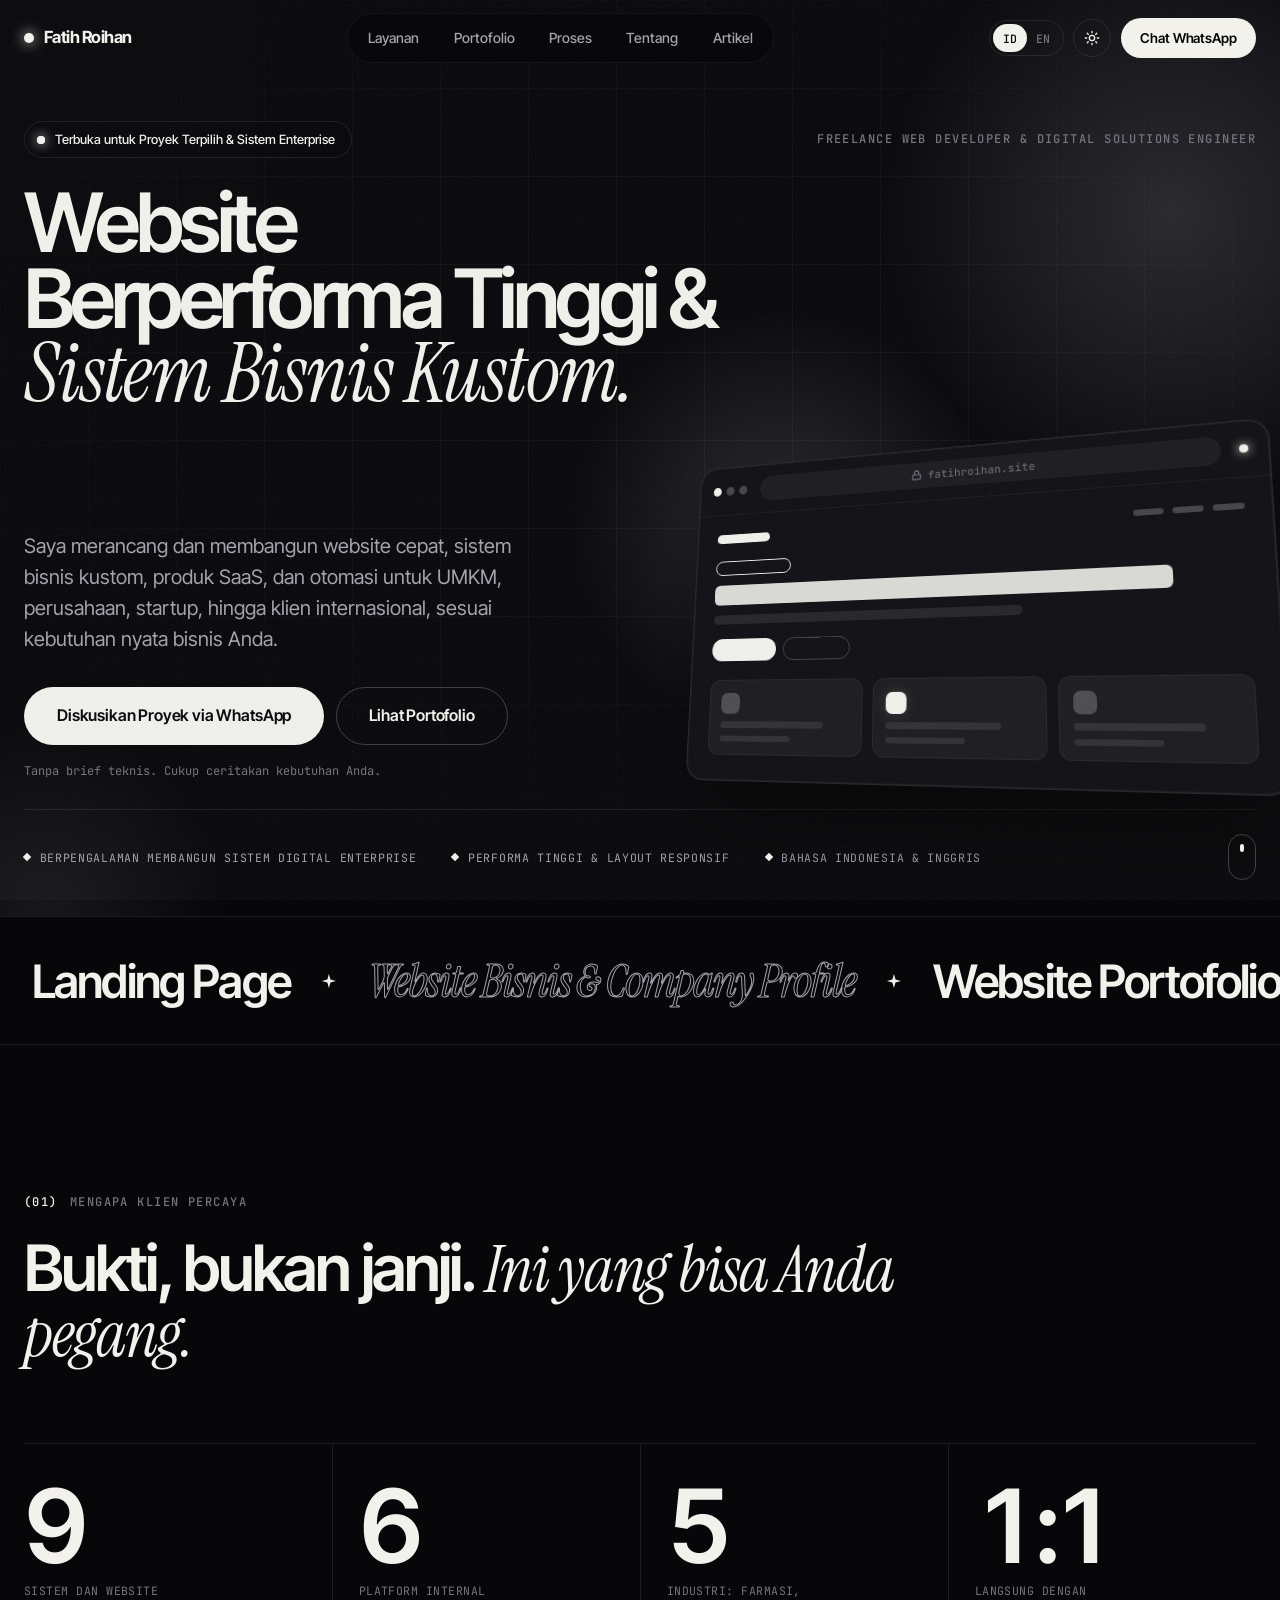
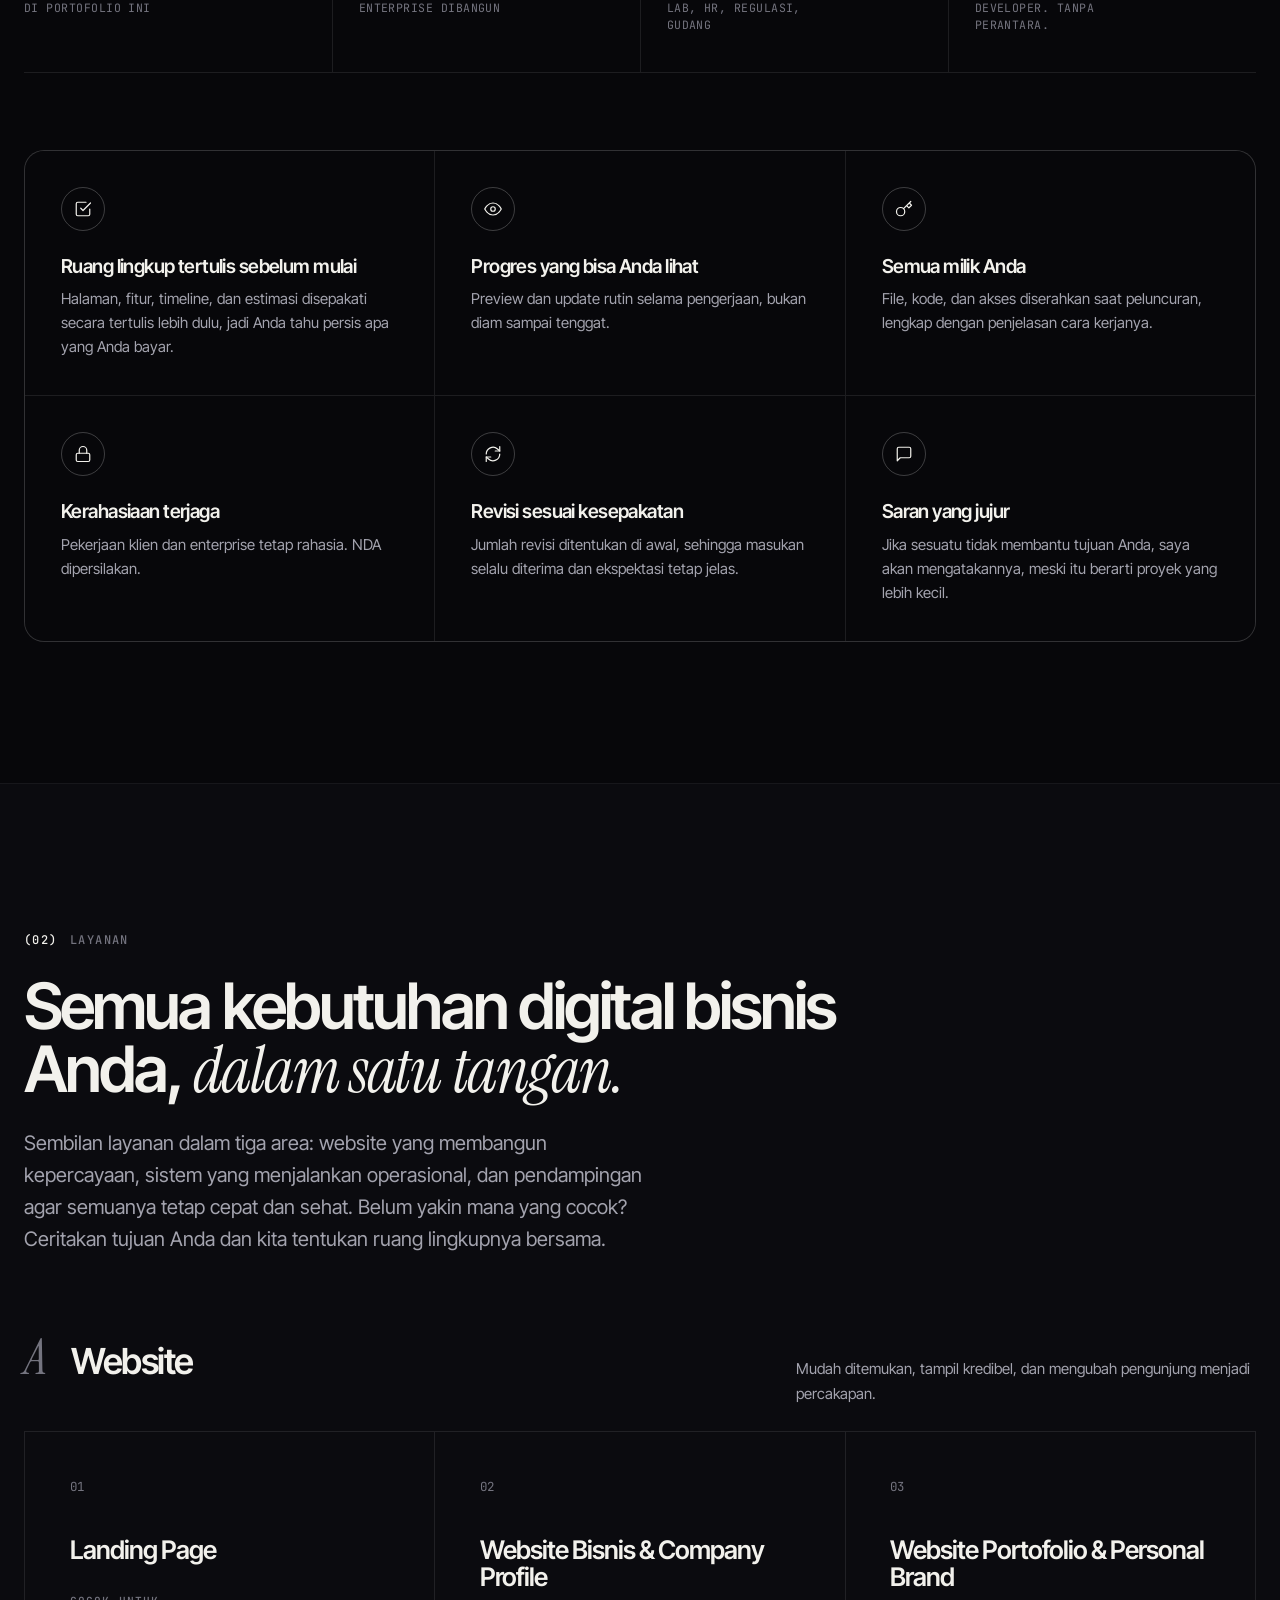
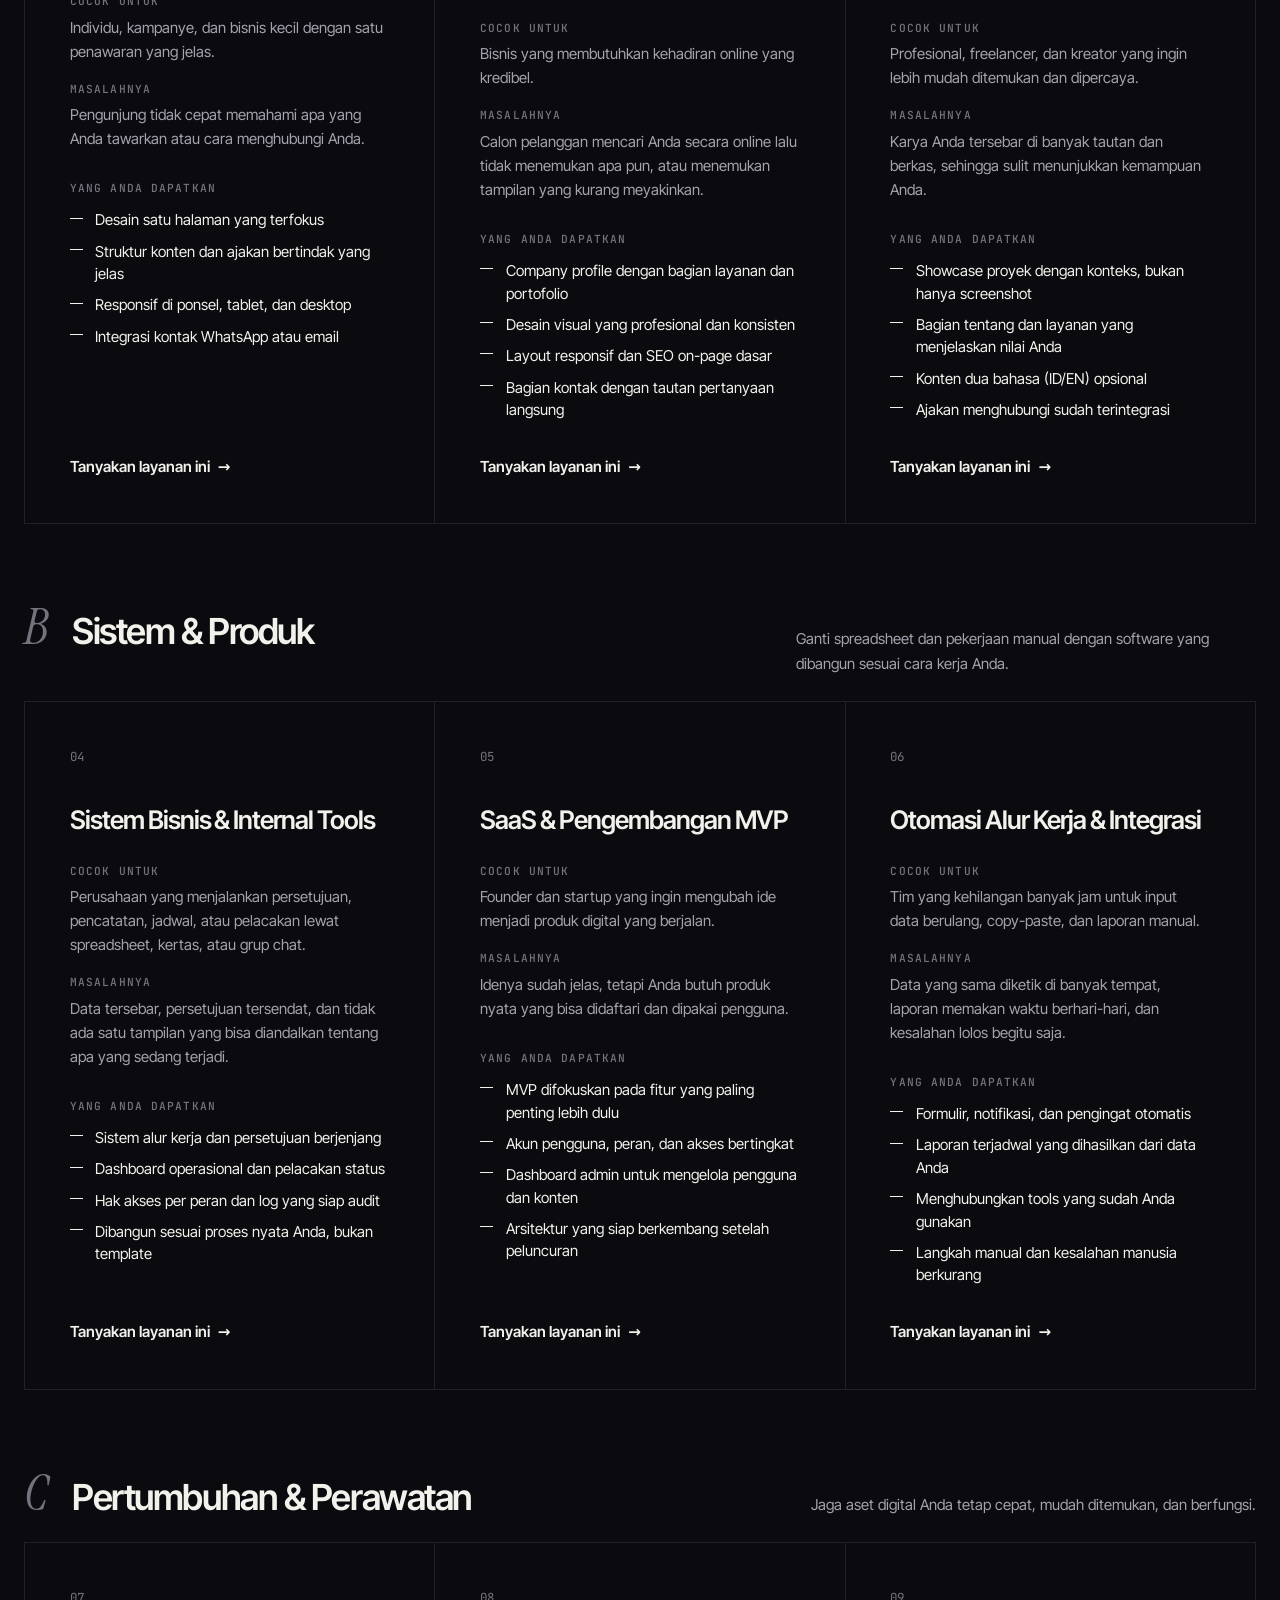
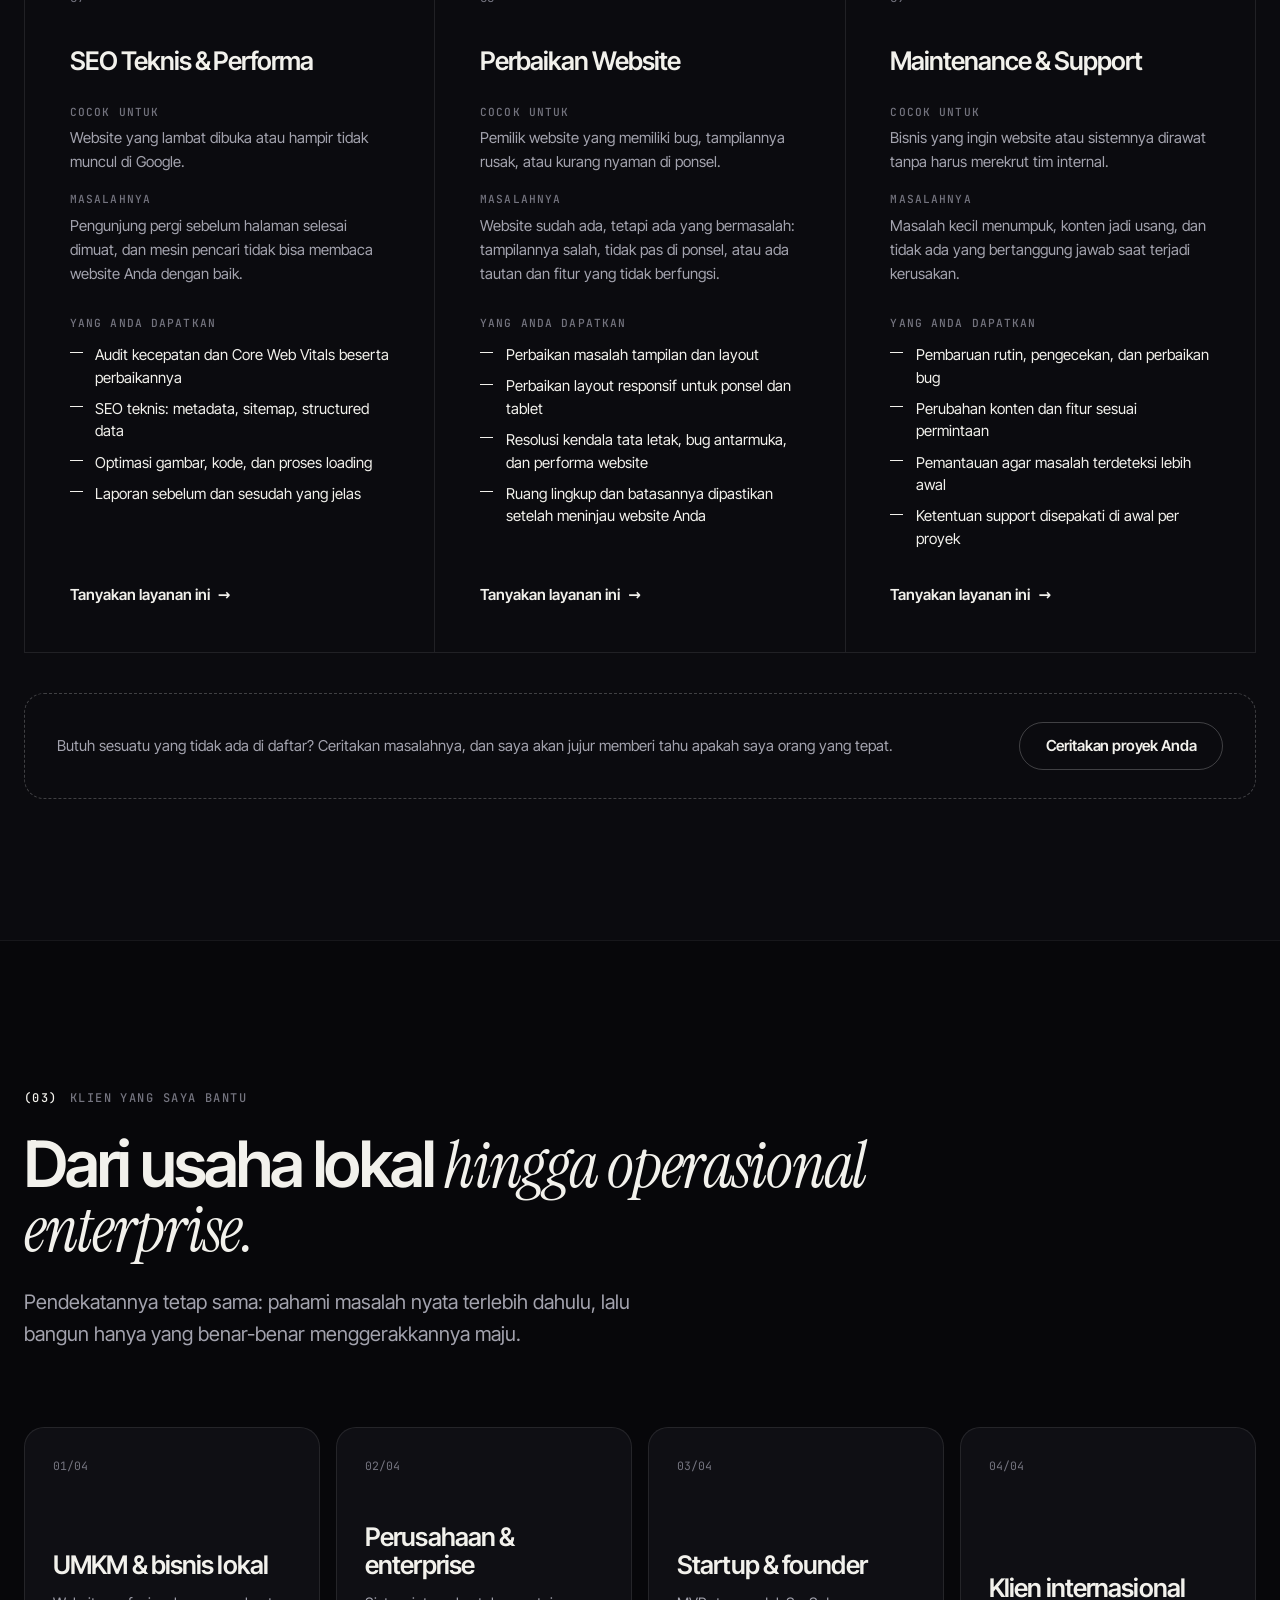
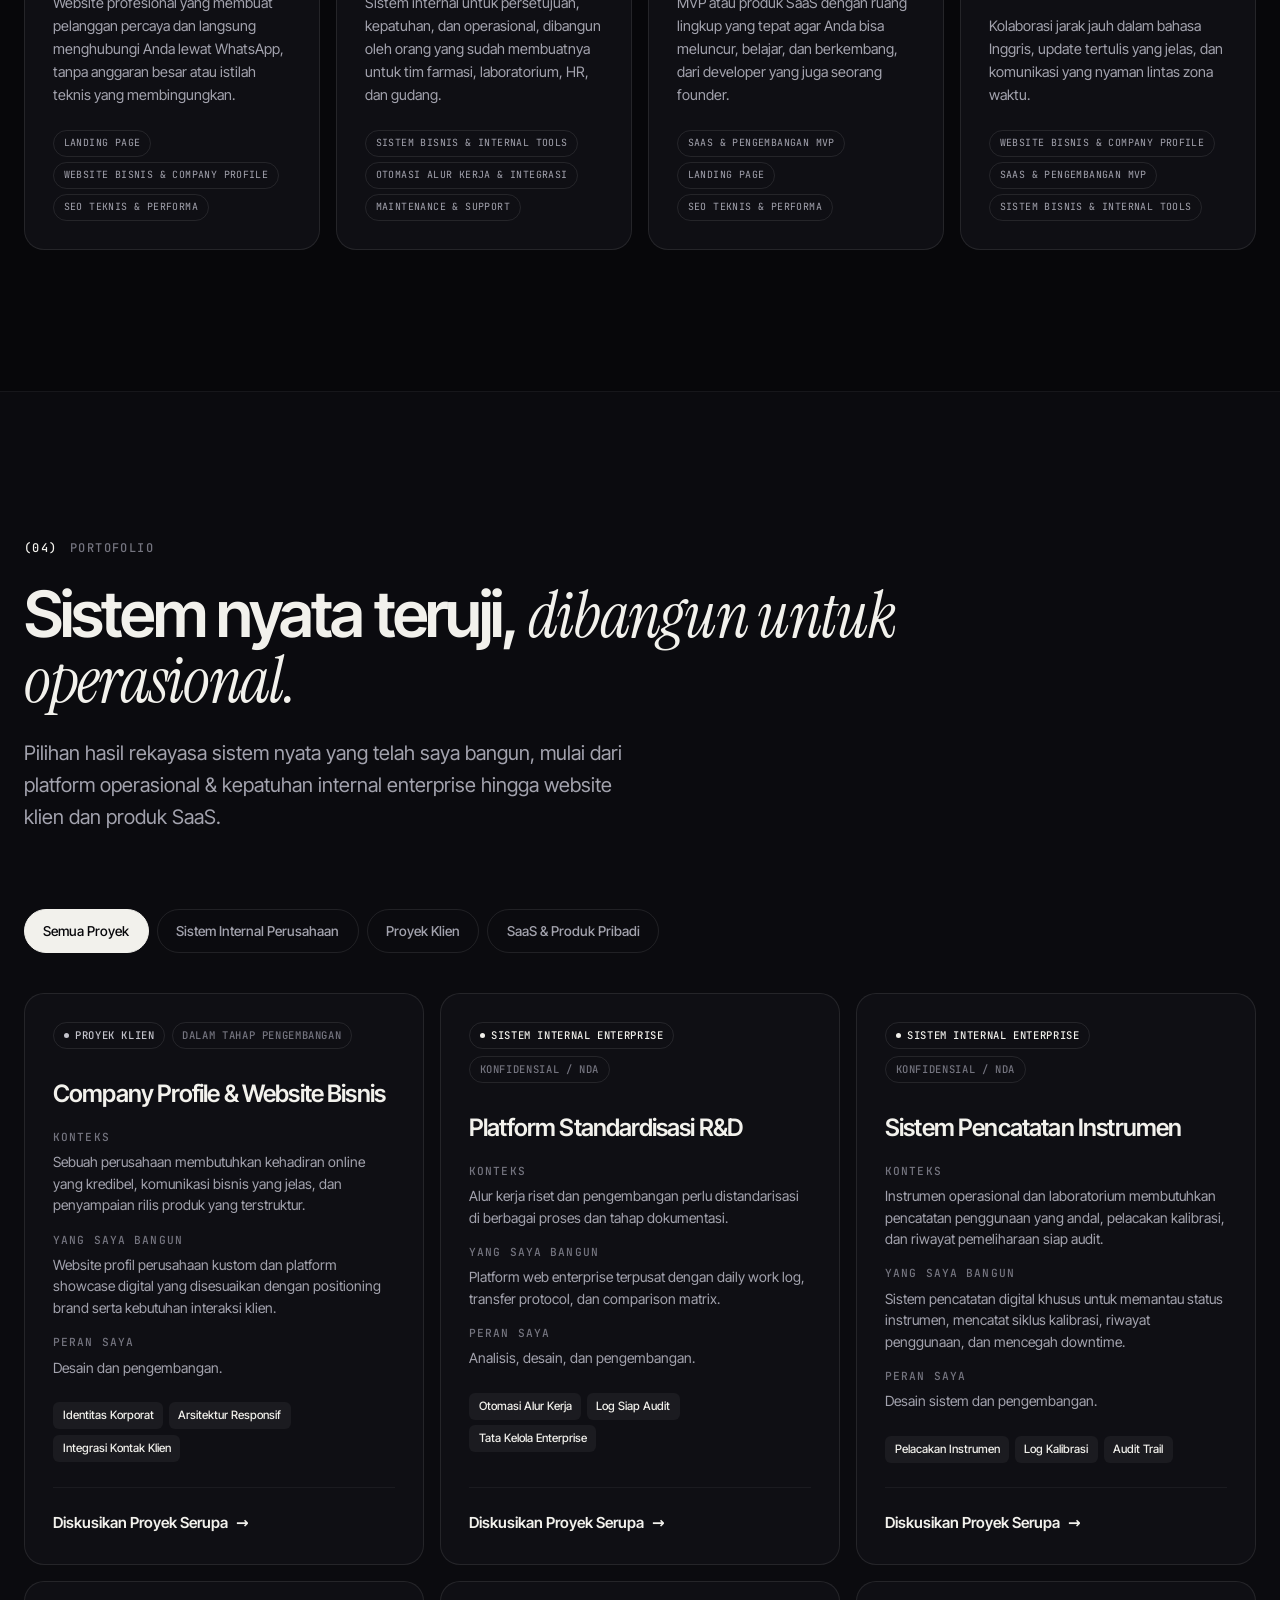
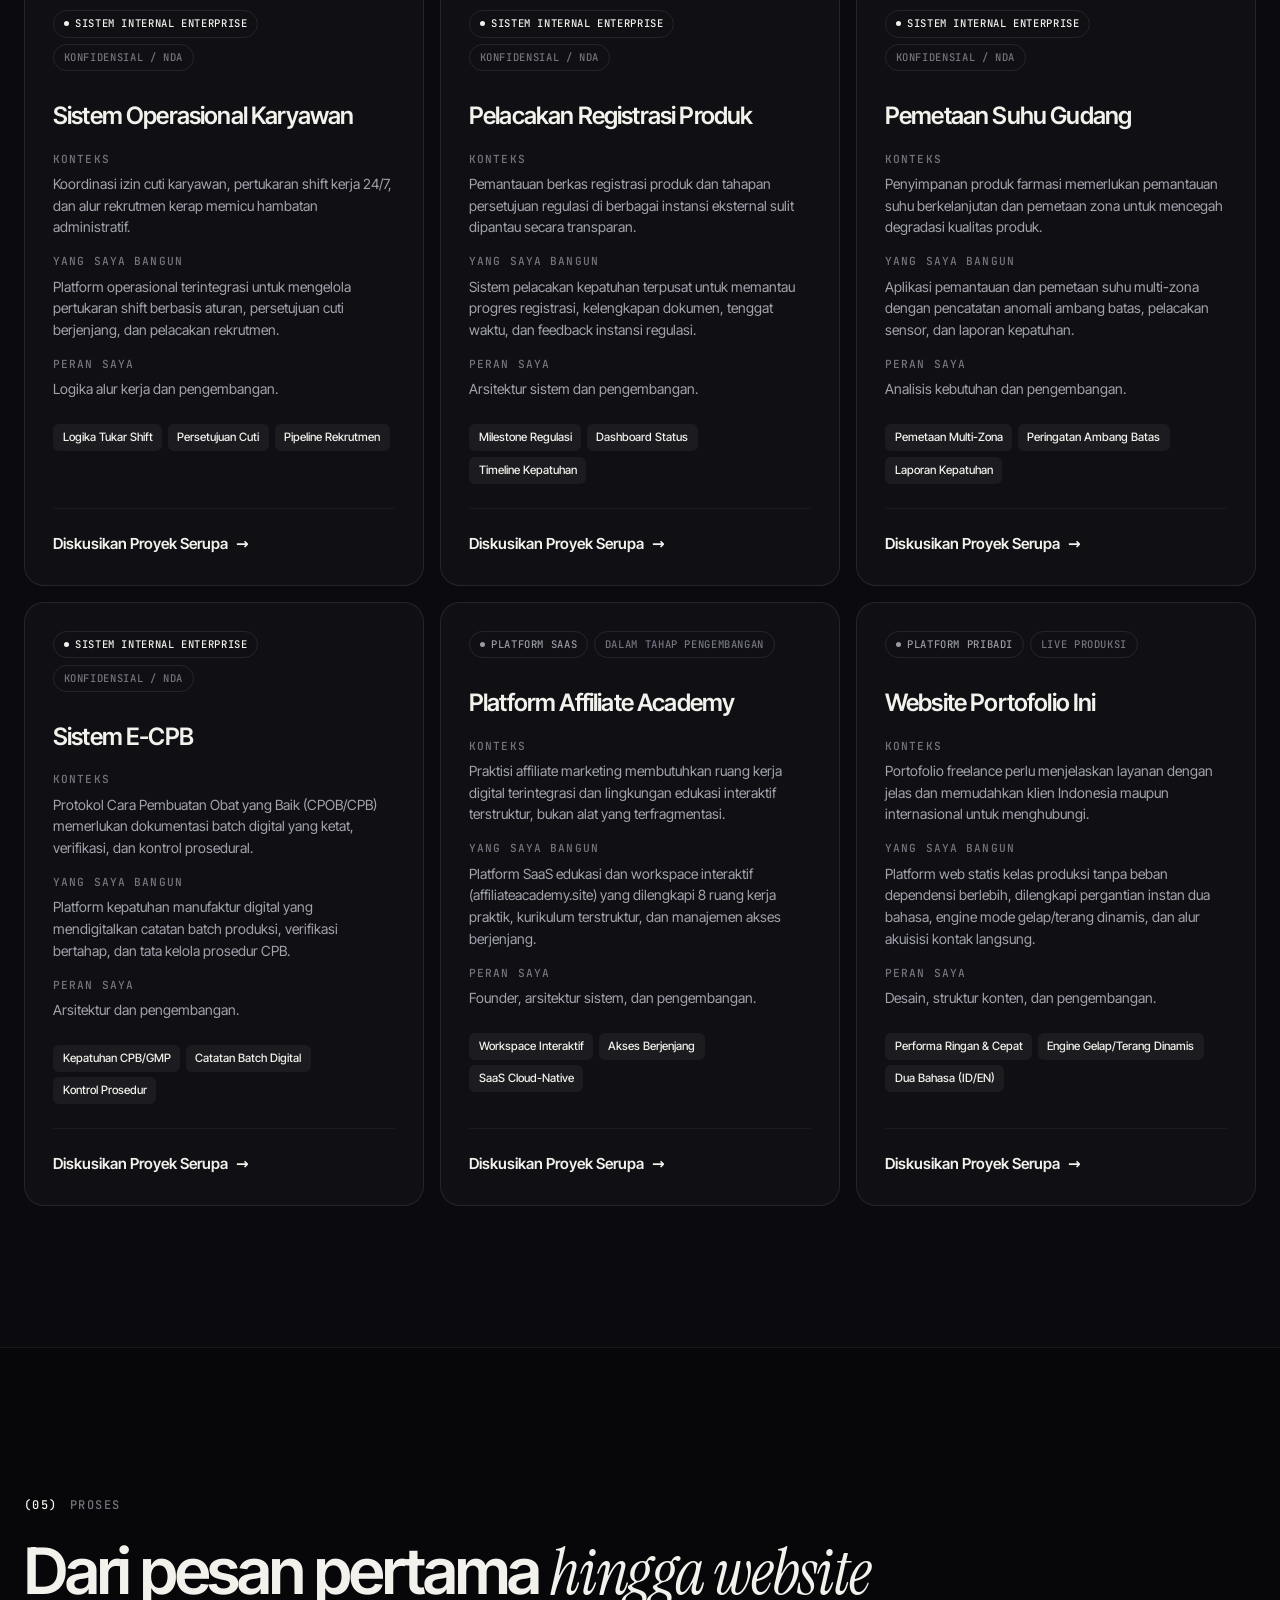
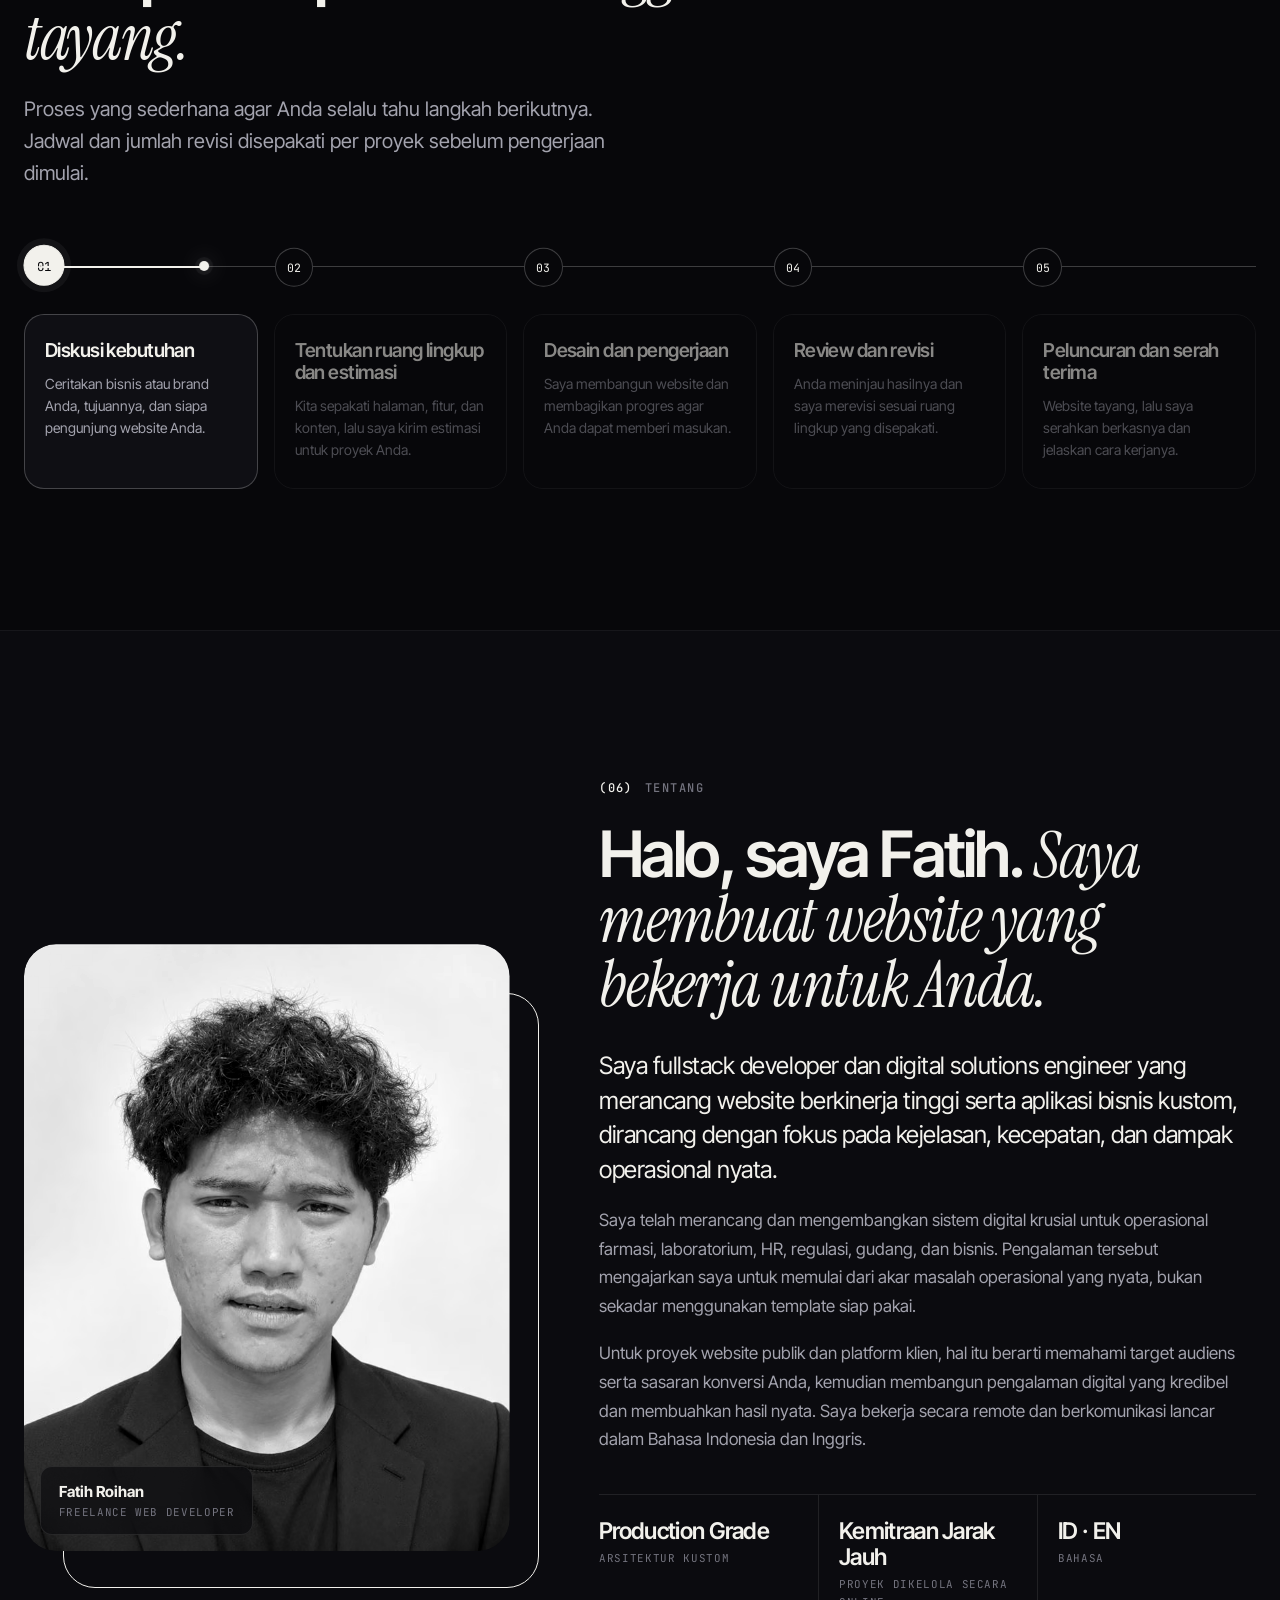
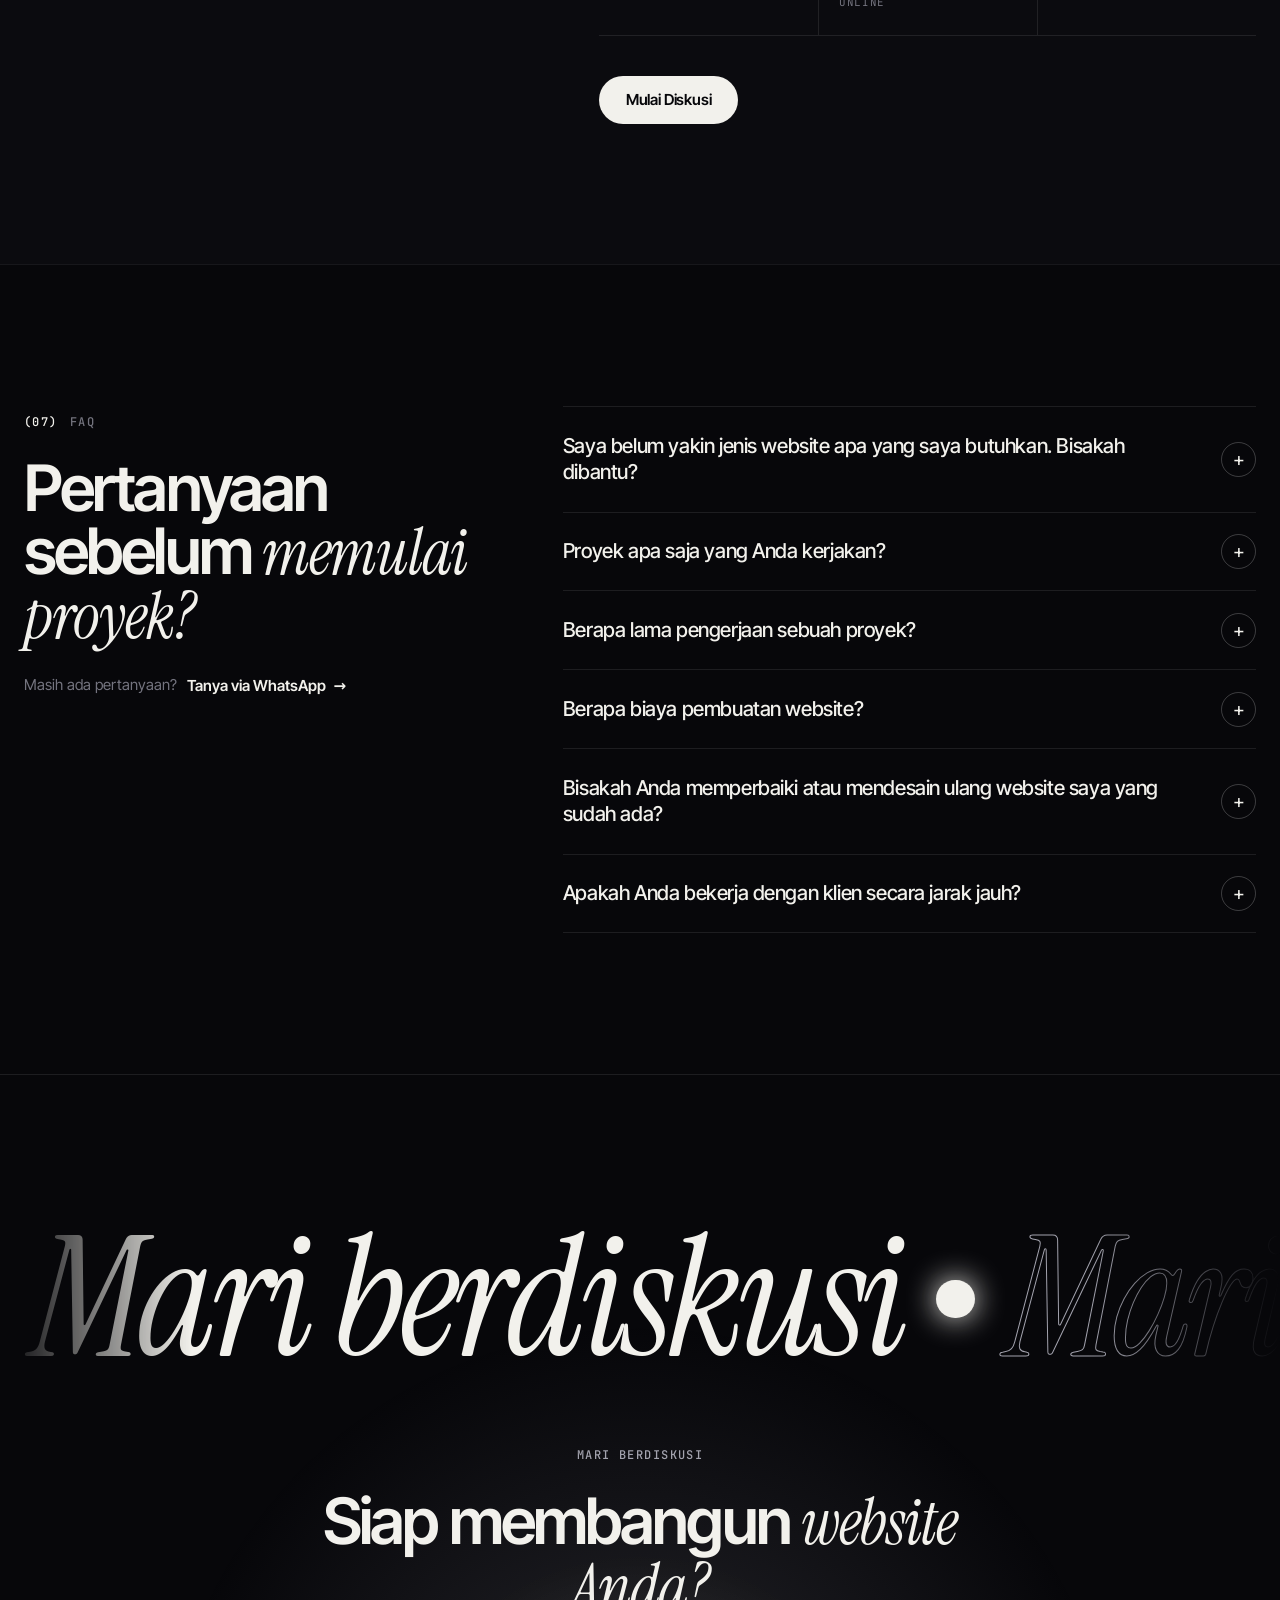
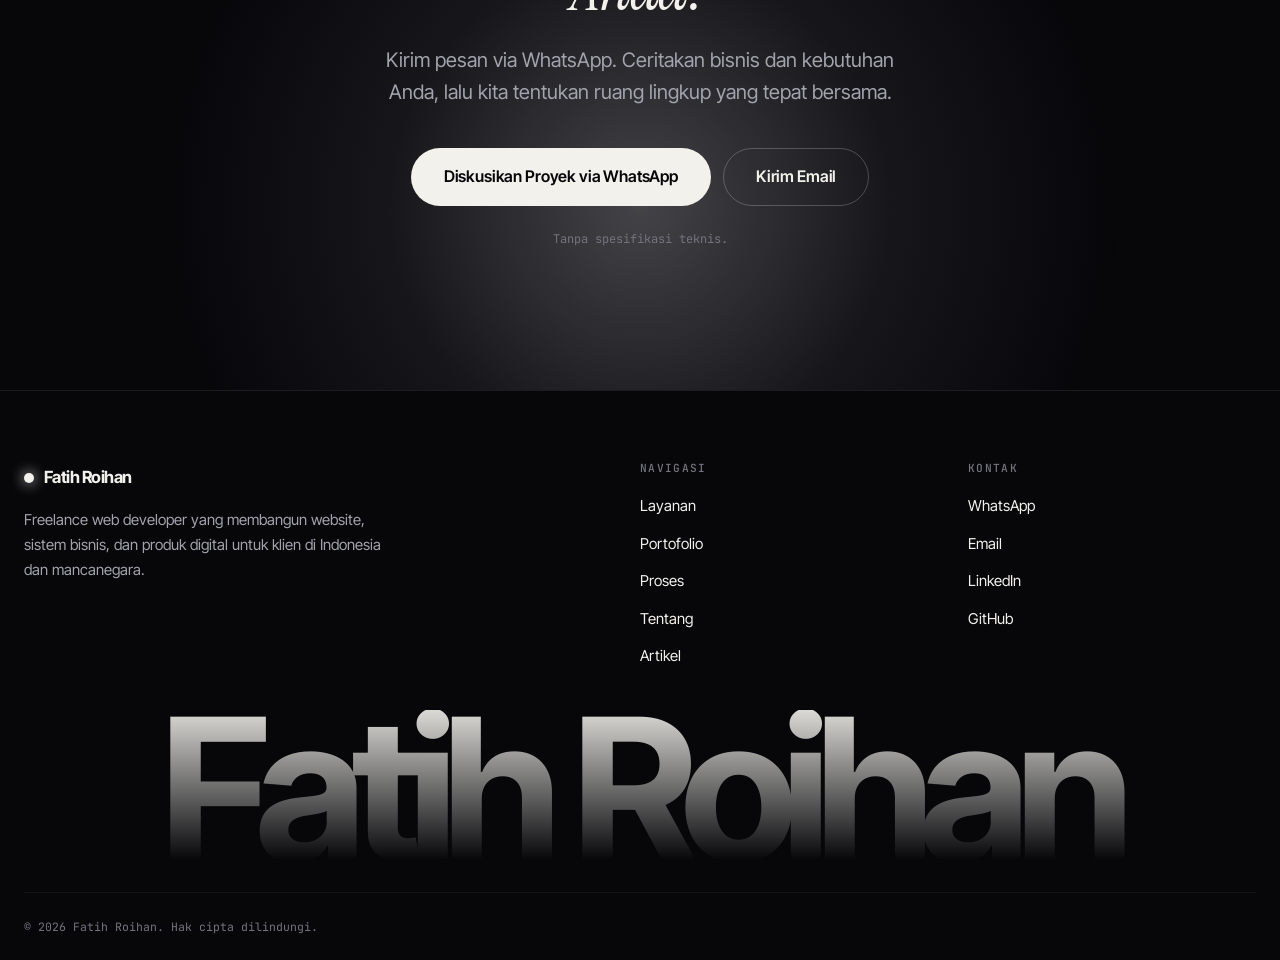
<file: id/index.html>
<!DOCTYPE html>
<html lang="id" data-static-lang="id">

<head>
    <meta charset="UTF-8">
    <meta name="viewport" content="width=device-width, initial-scale=1.0">

    <title>Fatih Roihan | Jasa Pembuatan Website Freelance</title>
    <meta name="description" data-i18n-attr="content:meta.description"
        content="Freelance web developer untuk website cepat, sistem bisnis kustom, MVP SaaS, dan otomasi bagi UMKM, startup, dan perusahaan. Diskusi via WhatsApp.">
    <meta name="author" content="Fatih Roihan">
    <meta name="robots" content="index, follow, max-image-preview:large">
    <meta name="theme-color" content="#07070A">

    <link rel="canonical" href="https://fatihroihan.site/id/">
    <link rel="alternate" hreflang="en" href="https://fatihroihan.site/">
    <link rel="alternate" hreflang="id" href="https://fatihroihan.site/id/">
    <link rel="alternate" hreflang="x-default" href="https://fatihroihan.site/">

    <link rel="icon" type="image/png" href="../assets/images/favicon-besar.png">

    <meta property="og:title" data-i18n-attr="content:og.title" content="Fatih Roihan | Jasa Pembuatan Website Freelance">
    <meta property="og:description" data-i18n-attr="content:og.description"
        content="Website, sistem bisnis kustom, produk SaaS, dan otomasi yang cepat, jelas, dan dipercaya oleh UMKM, perusahaan, hingga startup.">
    <meta property="og:image" content="https://fatihroihan.site/assets/images/og-cover.png">
    <meta property="og:image:width" content="1200">
    <meta property="og:image:height" content="630">
    <meta property="og:url" content="https://fatihroihan.site/id/">
    <meta property="og:type" content="website">
    <meta property="og:site_name" content="Fatih Roihan">
    <meta property="og:locale" content="id_ID">
    <meta property="og:locale:alternate" content="en_US">
    <meta name="twitter:card" content="summary_large_image">

    <script>
        (function () {
            try {
                var stored = localStorage.getItem('fr-theme');
                var theme = stored === 'light' ? 'light' : 'dark';
                document.documentElement.setAttribute('data-theme', theme);
                document.documentElement.classList.add('js');
                setTimeout(function () { document.documentElement.classList.add('is-ready'); }, 3500);
            } catch (e) {}
        })();
    </script>

    <script type="application/ld+json">
    {
        "@context": "https://schema.org",
        "@graph": [
            {
                "@type": "Person",
                "@id": "https://fatihroihan.site/#person",
                "name": "Fatih Roihan",
                "url": "https://fatihroihan.site/",
                "image": "https://fatihroihan.site/assets/images/fatihroihan.jpg",
                "jobTitle": "Freelance Web Developer",
                "description": "Freelance web developer untuk website cepat, sistem bisnis kustom, MVP SaaS, dan otomasi bagi UMKM, startup, dan perusahaan.",
                "knowsLanguage": [
                    "id",
                    "en"
                ],
                "knowsAbout": [
                    "Web Development",
                    "Enterprise Web Systems",
                    "Custom Business Applications",
                    "SaaS Architecture",
                    "High-Converting Landing Pages"
                ],
                "sameAs": [
                    "https://www.linkedin.com/in/fatih-roihan-909173308",
                    "https://github.com/fatihroihandev"
                ],
                "hasOfferCatalog": {
                    "@id": "https://fatihroihan.site/#services"
                }
            },
            {
                "@type": "WebSite",
                "@id": "https://fatihroihan.site/#website",
                "url": "https://fatihroihan.site/",
                "name": "Fatih Roihan",
                "inLanguage": [
                    "en",
                    "id"
                ],
                "publisher": {
                    "@id": "https://fatihroihan.site/#person"
                }
            },
            {
                "@type": "OfferCatalog",
                "@id": "https://fatihroihan.site/#services",
                "name": "Layanan",
                "itemListElement": [
                    {
                        "@type": "OfferCatalog",
                        "name": "Website",
                        "description": "Mudah ditemukan, tampil kredibel, dan mengubah pengunjung menjadi percakapan.",
                        "itemListElement": [
                            {
                                "@type": "Offer",
                                "url": "https://fatihroihan.site/id/#services",
                                "itemOffered": {
                                    "@type": "Service",
                                    "name": "Landing Page",
                                    "description": "Desain satu halaman yang terfokus. Struktur konten dan ajakan bertindak yang jelas. Responsif di ponsel, tablet, dan desktop. Integrasi kontak WhatsApp atau email.",
                                    "audience": {
                                        "@type": "Audience",
                                        "audienceType": "Individu, kampanye, dan bisnis kecil dengan satu penawaran yang jelas."
                                    },
                                    "provider": {
                                        "@id": "https://fatihroihan.site/#person"
                                    }
                                }
                            },
                            {
                                "@type": "Offer",
                                "url": "https://fatihroihan.site/id/#services",
                                "itemOffered": {
                                    "@type": "Service",
                                    "name": "Website Bisnis & Company Profile",
                                    "description": "Company profile dengan bagian layanan dan portofolio. Desain visual yang profesional dan konsisten. Layout responsif dan SEO on-page dasar. Bagian kontak dengan tautan pertanyaan langsung.",
                                    "audience": {
                                        "@type": "Audience",
                                        "audienceType": "Bisnis yang membutuhkan kehadiran online yang kredibel."
                                    },
                                    "provider": {
                                        "@id": "https://fatihroihan.site/#person"
                                    }
                                }
                            },
                            {
                                "@type": "Offer",
                                "url": "https://fatihroihan.site/id/#services",
                                "itemOffered": {
                                    "@type": "Service",
                                    "name": "Website Portofolio & Personal Brand",
                                    "description": "Showcase proyek dengan konteks, bukan hanya screenshot. Bagian tentang dan layanan yang menjelaskan nilai Anda. Konten dua bahasa (ID/EN) opsional. Ajakan menghubungi sudah terintegrasi.",
                                    "audience": {
                                        "@type": "Audience",
                                        "audienceType": "Profesional, freelancer, dan kreator yang ingin lebih mudah ditemukan dan dipercaya."
                                    },
                                    "provider": {
                                        "@id": "https://fatihroihan.site/#person"
                                    }
                                }
                            }
                        ]
                    },
                    {
                        "@type": "OfferCatalog",
                        "name": "Sistem & Produk",
                        "description": "Ganti spreadsheet dan pekerjaan manual dengan software yang dibangun sesuai cara kerja Anda.",
                        "itemListElement": [
                            {
                                "@type": "Offer",
                                "url": "https://fatihroihan.site/id/#services",
                                "itemOffered": {
                                    "@type": "Service",
                                    "name": "Sistem Bisnis & Internal Tools",
                                    "description": "Sistem alur kerja dan persetujuan berjenjang. Dashboard operasional dan pelacakan status. Hak akses per peran dan log yang siap audit. Dibangun sesuai proses nyata Anda, bukan template.",
                                    "audience": {
                                        "@type": "Audience",
                                        "audienceType": "Perusahaan yang menjalankan persetujuan, pencatatan, jadwal, atau pelacakan lewat spreadsheet, kertas, atau grup chat."
                                    },
                                    "provider": {
                                        "@id": "https://fatihroihan.site/#person"
                                    }
                                }
                            },
                            {
                                "@type": "Offer",
                                "url": "https://fatihroihan.site/id/#services",
                                "itemOffered": {
                                    "@type": "Service",
                                    "name": "SaaS & Pengembangan MVP",
                                    "description": "MVP difokuskan pada fitur yang paling penting lebih dulu. Akun pengguna, peran, dan akses bertingkat. Dashboard admin untuk mengelola pengguna dan konten. Arsitektur yang siap berkembang setelah peluncuran.",
                                    "audience": {
                                        "@type": "Audience",
                                        "audienceType": "Founder dan startup yang ingin mengubah ide menjadi produk digital yang berjalan."
                                    },
                                    "provider": {
                                        "@id": "https://fatihroihan.site/#person"
                                    }
                                }
                            },
                            {
                                "@type": "Offer",
                                "url": "https://fatihroihan.site/id/#services",
                                "itemOffered": {
                                    "@type": "Service",
                                    "name": "Otomasi Alur Kerja & Integrasi",
                                    "description": "Formulir, notifikasi, dan pengingat otomatis. Laporan terjadwal yang dihasilkan dari data Anda. Menghubungkan tools yang sudah Anda gunakan. Langkah manual dan kesalahan manusia berkurang.",
                                    "audience": {
                                        "@type": "Audience",
                                        "audienceType": "Tim yang kehilangan banyak jam untuk input data berulang, copy-paste, dan laporan manual."
                                    },
                                    "provider": {
                                        "@id": "https://fatihroihan.site/#person"
                                    }
                                }
                            }
                        ]
                    },
                    {
                        "@type": "OfferCatalog",
                        "name": "Pertumbuhan & Perawatan",
                        "description": "Jaga aset digital Anda tetap cepat, mudah ditemukan, dan berfungsi.",
                        "itemListElement": [
                            {
                                "@type": "Offer",
                                "url": "https://fatihroihan.site/id/#services",
                                "itemOffered": {
                                    "@type": "Service",
                                    "name": "SEO Teknis & Performa",
                                    "description": "Audit kecepatan dan Core Web Vitals beserta perbaikannya. SEO teknis: metadata, sitemap, structured data. Optimasi gambar, kode, dan proses loading. Laporan sebelum dan sesudah yang jelas.",
                                    "audience": {
                                        "@type": "Audience",
                                        "audienceType": "Website yang lambat dibuka atau hampir tidak muncul di Google."
                                    },
                                    "provider": {
                                        "@id": "https://fatihroihan.site/#person"
                                    }
                                }
                            },
                            {
                                "@type": "Offer",
                                "url": "https://fatihroihan.site/id/#services",
                                "itemOffered": {
                                    "@type": "Service",
                                    "name": "Perbaikan Website",
                                    "description": "Perbaikan masalah tampilan dan layout. Perbaikan layout responsif untuk ponsel dan tablet. Resolusi kendala tata letak, bug antarmuka, dan performa website. Ruang lingkup dan batasannya dipastikan setelah meninjau website Anda.",
                                    "audience": {
                                        "@type": "Audience",
                                        "audienceType": "Pemilik website yang memiliki bug, tampilannya rusak, atau kurang nyaman di ponsel."
                                    },
                                    "provider": {
                                        "@id": "https://fatihroihan.site/#person"
                                    }
                                }
                            },
                            {
                                "@type": "Offer",
                                "url": "https://fatihroihan.site/id/#services",
                                "itemOffered": {
                                    "@type": "Service",
                                    "name": "Maintenance & Support",
                                    "description": "Pembaruan rutin, pengecekan, dan perbaikan bug. Perubahan konten dan fitur sesuai permintaan. Pemantauan agar masalah terdeteksi lebih awal. Ketentuan support disepakati di awal per proyek.",
                                    "audience": {
                                        "@type": "Audience",
                                        "audienceType": "Bisnis yang ingin website atau sistemnya dirawat tanpa harus merekrut tim internal."
                                    },
                                    "provider": {
                                        "@id": "https://fatihroihan.site/#person"
                                    }
                                }
                            }
                        ]
                    }
                ]
            }
        ]
    }
    </script>

    <link rel="preload" href="../assets/fonts/inter-tight-var.woff2" as="font" type="font/woff2" crossorigin>
    <link rel="preload" href="../assets/fonts/instrument-serif-italic.woff2" as="font" type="font/woff2" crossorigin>
    <link rel="stylesheet" href="../assets/css/fonts.css">
    <link rel="stylesheet" href="../assets/css/reset.css">
    <link rel="stylesheet" href="../assets/css/variables.css">
    <link rel="stylesheet" href="../assets/css/style.css">
    <link rel="stylesheet" href="../assets/css/responsive.css">
</head>

<body>
    <a class="skip-link" href="#main-content" data-i18n="skip">Lewati ke konten</a>

    <header class="site-header">
        <nav class="navbar container" aria-label="Navigasi utama" data-i18n-attr="aria-label:nav.label">
            <a href="#hero" class="navbar__logo">Fatih Roihan</a>

            <div id="primary-navigation" class="navbar__menu">
                <ul class="navbar__links">
                    <li><a href="#services" data-i18n="nav.services">Layanan</a></li>
                    <li><a href="#portfolio" data-i18n="nav.work">Portofolio</a></li>
                    <li><a href="#process" data-i18n="nav.process">Proses</a></li>
                    <li><a href="#about" data-i18n="nav.about">Tentang</a></li>
                    <li><a href="articles/" data-i18n="nav.articles" data-i18n-href-en="../articles/" data-i18n-href-id="articles/">Artikel</a></li>
                </ul>
            </div>

            <div class="navbar__actions">
                <div class="lang-switch" role="group" aria-label="Bahasa" data-i18n-attr="aria-label:lang.label">
                    <button type="button" class="lang-switch__option" data-lang-option="id" aria-pressed="true" lang="id">ID</button>
                    <button type="button" class="lang-switch__option" data-lang-option="en" aria-pressed="false" lang="en">EN</button>
                </div>

                <button type="button" class="theme-toggle" aria-label="Ganti tema gelap dan terang" data-i18n-attr="aria-label:theme.label" title="Toggle theme">
                    <svg class="theme-toggle__icon theme-toggle__icon--sun" viewBox="0 0 24 24"><circle cx="12" cy="12" r="4"></circle><path d="M12 2v2M12 20v2M4.93 4.93l1.41 1.41M17.66 17.66l1.41 1.41M2 12h2M20 12h2M6.34 17.66l-1.41 1.41M19.07 4.93l-1.41 1.41"></path></svg>
                    <svg class="theme-toggle__icon theme-toggle__icon--moon" viewBox="0 0 24 24"><path d="M21 12.79A9 9 0 1 1 11.21 3 7 7 0 0 0 21 12.79z"></path></svg>
                </button>

                <a href="https://wa.me/628818227834?text=Halo%20Fatih%2C%20saya%20tertarik%20dengan%20jasa%20freelance%20Anda.%20Saya%20ingin%20mendiskusikan%20kebutuhan%20proyek%20website%20saya."
                    class="button button--primary navbar__cta" data-contact="whatsapp" data-i18n="nav.cta"
                    data-track="whatsapp_click" data-track-location="navbar" target="_blank" rel="noopener noreferrer">Chat WhatsApp</a>

                <button class="navbar__toggle" type="button" aria-label="Open navigation menu" aria-expanded="false"
                    aria-controls="primary-navigation">
                    <span></span><span></span><span></span>
                </button>
            </div>
        </nav>
    </header>

    <main id="main-content" tabindex="-1">

        <!-- HERO -->
        <section id="hero" class="hero" aria-labelledby="hero-title">
            <div class="hero__bg" aria-hidden="true">
                <div class="hero__aurora"><i></i><i></i><i></i></div>
                <div class="hero__grid"></div>
                <div class="hero__spot"></div>
            </div>

            <div class="container hero__container">
                <div class="hero__top" data-intro>
                    <div class="status-pill">
                        <span class="status-dot"></span>
                        <span data-i18n="hero.badge">Terbuka untuk Proyek Terpilih &amp; Sistem Enterprise</span>
                    </div>
                    <p class="eyebrow" data-i18n="hero.eyebrow">Freelance Web Developer &amp; Digital Solutions Engineer</p>
                </div>

                <h1 id="hero-title" class="hero__title" data-intro data-i18n-title="hero.title">Website Berperforma Tinggi &amp; <span>Sistem Bisnis Kustom.</span></h1>

                <div class="hero__bottom">
                    <div class="hero__content" data-intro>
                        <p class="hero__description" data-i18n="hero.desc">Saya merancang dan membangun website cepat, sistem bisnis kustom, produk SaaS, dan otomasi untuk UMKM, perusahaan, startup, hingga klien internasional, sesuai kebutuhan nyata bisnis Anda.</p>

                        <div class="hero__actions">
                            <a href="https://wa.me/628818227834?text=Halo%20Fatih%2C%20saya%20tertarik%20dengan%20jasa%20freelance%20Anda.%20Saya%20ingin%20mendiskusikan%20kebutuhan%20proyek%20website%20saya."
                                class="button button--primary button--lg" data-contact="whatsapp" data-i18n="hero.cta1"
                                data-track="whatsapp_click" data-track-location="hero" target="_blank" rel="noopener noreferrer">Diskusikan Proyek via WhatsApp</a>
                            <a href="#portfolio" class="button button--secondary button--lg" data-i18n="hero.cta2">Lihat Portofolio</a>
                        </div>
                        <p class="hero__note" data-i18n="hero.note">Tanpa brief teknis. Cukup ceritakan kebutuhan Anda.</p>
                    </div>

                    <div class="hero__visual" data-intro role="img" aria-label="Ilustrasi tata letak website modern"
                        data-i18n-attr="aria-label:hero.mock.label">
                        <div class="browser-mockup">
                            <div class="browser-mockup__bar">
                                <div class="browser-mockup__dots"><i></i><i></i><i></i></div>
                                <div class="browser-mockup__address">
                                    <svg width="11" height="11" viewBox="0 0 24 24" fill="none" stroke="currentColor" stroke-width="2.5"><rect x="3" y="11" width="18" height="11" rx="2" ry="2"></rect><path d="M7 11V7a5 5 0 0 1 10 0v4"></path></svg>
                                    <span>fatihroihan.site</span>
                                </div>
                                <div class="browser-mockup__status"><span class="status-indicator"></span></div>
                            </div>
                            <div class="browser-mockup__canvas">
                                <div class="canvas-header">
                                    <span class="canvas-brand"></span>
                                    <div class="canvas-menu"><span></span><span></span><span></span></div>
                                </div>
                                <div class="canvas-hero">
                                    <span class="canvas-tag"></span>
                                    <div class="canvas-headline"></div>
                                    <div class="canvas-subline"></div>
                                    <div class="canvas-ctas">
                                        <span class="canvas-cta canvas-cta--primary"></span>
                                        <span class="canvas-cta canvas-cta--outline"></span>
                                    </div>
                                </div>
                                <div class="canvas-grid">
                                    <div class="canvas-card">
                                        <div class="canvas-card__icon"></div>
                                        <div class="canvas-card__bar"></div>
                                        <div class="canvas-card__sub"></div>
                                    </div>
                                    <div class="canvas-card">
                                        <div class="canvas-card__icon canvas-card__icon--accent"></div>
                                        <div class="canvas-card__bar"></div>
                                        <div class="canvas-card__sub"></div>
                                    </div>
                                    <div class="canvas-card">
                                        <div class="canvas-card__icon"></div>
                                        <div class="canvas-card__bar"></div>
                                        <div class="canvas-card__sub"></div>
                                    </div>
                                </div>
                            </div>
                        </div>
                    </div>
                </div>

                <div class="hero__foot" data-intro>
                    <ul class="hero__proof">
                        <li data-i18n="hero.p1">Berpengalaman membangun sistem digital enterprise</li>
                        <li data-i18n="hero.p2">Performa tinggi &amp; layout responsif</li>
                        <li data-i18n="hero.p3">Bahasa Indonesia &amp; Inggris</li>
                    </ul>
                    <a href="#services" class="hero__scroll" aria-label="Layanan" data-i18n-attr="aria-label:nav.services"><span></span></a>
                </div>
            </div>
        </section>

        <!-- MARQUEE -->
        <div class="marquee" aria-hidden="true">
            <div class="marquee__track">
                <div class="marquee__group">
                    <span data-i18n="sv1.title">Landing Page</span><i></i>
                    <span data-i18n="sv2.title">Website Bisnis &amp; Company Profile</span><i></i>
                    <span data-i18n="sv3.title">Website Portofolio &amp; Personal Brand</span><i></i>
                    <span data-i18n="sv4.title">Perbaikan Website</span><i></i>
                </div>
                <div class="marquee__group">
                    <span data-i18n="sv1.title">Landing Page</span><i></i>
                    <span data-i18n="sv2.title">Website Bisnis &amp; Company Profile</span><i></i>
                    <span data-i18n="sv3.title">Website Portofolio &amp; Personal Brand</span><i></i>
                    <span data-i18n="sv4.title">Perbaikan Website</span><i></i>
                </div>
            </div>
        </div>

        <!-- TRUST -->
        <section id="trust" class="section trust" aria-labelledby="trust-title">
            <div class="container">
                <header class="section-header">
                    <p class="eyebrow" data-i18n="trust.eyebrow">Mengapa klien percaya</p>
                    <h2 id="trust-title" class="section-title" data-i18n-title="trust.title">Bukti, bukan janji. <span>Ini yang bisa Anda pegang.</span></h2>
                </header>

                <dl class="trust__stats">
                    <div class="trust__stat">
                        <dt class="trust__num" data-count="9">9</dt>
                        <dd data-i18n="trust.n1">Sistem dan website di portofolio ini</dd>
                    </div>
                    <div class="trust__stat">
                        <dt class="trust__num" data-count="6">6</dt>
                        <dd data-i18n="trust.n2">Platform internal enterprise dibangun</dd>
                    </div>
                    <div class="trust__stat">
                        <dt class="trust__num" data-count="5">5</dt>
                        <dd data-i18n="trust.n3">Industri: farmasi, lab, HR, regulasi, gudang</dd>
                    </div>
                    <div class="trust__stat">
                        <dt class="trust__num" data-count="1:1">1:1</dt>
                        <dd data-i18n="trust.n4">Langsung dengan developer. Tanpa perantara.</dd>
                    </div>
                </dl>

                <ul class="commitments">
                    <li class="commitment">
                        <span class="commitment__icon"><svg viewBox="0 0 24 24" fill="none" stroke="currentColor" stroke-width="1.6" stroke-linecap="round" stroke-linejoin="round" aria-hidden="true"><path d="M9 11l3 3L22 4"/><path d="M21 12v7a2 2 0 0 1-2 2H5a2 2 0 0 1-2-2V5a2 2 0 0 1 2-2h11"/></svg></span>
                        <h3 class="commitment__title" data-i18n="tc1.title">Ruang lingkup tertulis sebelum mulai</h3>
                        <p data-i18n="tc1.desc">Halaman, fitur, timeline, dan estimasi disepakati secara tertulis lebih dulu, jadi Anda tahu persis apa yang Anda bayar.</p>
                    </li>
                    <li class="commitment">
                        <span class="commitment__icon"><svg viewBox="0 0 24 24" fill="none" stroke="currentColor" stroke-width="1.6" stroke-linecap="round" stroke-linejoin="round" aria-hidden="true"><path d="M1 12s4-8 11-8 11 8 11 8-4 8-11 8-11-8-11-8z"/><circle cx="12" cy="12" r="3"/></svg></span>
                        <h3 class="commitment__title" data-i18n="tc2.title">Progres yang bisa Anda lihat</h3>
                        <p data-i18n="tc2.desc">Preview dan update rutin selama pengerjaan, bukan diam sampai tenggat.</p>
                    </li>
                    <li class="commitment">
                        <span class="commitment__icon"><svg viewBox="0 0 24 24" fill="none" stroke="currentColor" stroke-width="1.6" stroke-linecap="round" stroke-linejoin="round" aria-hidden="true"><circle cx="7.5" cy="15.5" r="5.5"/><path d="M21 2l-9.6 9.6M15.5 7.5l3 3L22 7l-3-3"/></svg></span>
                        <h3 class="commitment__title" data-i18n="tc3.title">Semua milik Anda</h3>
                        <p data-i18n="tc3.desc">File, kode, dan akses diserahkan saat peluncuran, lengkap dengan penjelasan cara kerjanya.</p>
                    </li>
                    <li class="commitment">
                        <span class="commitment__icon"><svg viewBox="0 0 24 24" fill="none" stroke="currentColor" stroke-width="1.6" stroke-linecap="round" stroke-linejoin="round" aria-hidden="true"><rect x="3" y="11" width="18" height="11" rx="2"/><path d="M7 11V7a5 5 0 0 1 10 0v4"/></svg></span>
                        <h3 class="commitment__title" data-i18n="tc4.title">Kerahasiaan terjaga</h3>
                        <p data-i18n="tc4.desc">Pekerjaan klien dan enterprise tetap rahasia. NDA dipersilakan.</p>
                    </li>
                    <li class="commitment">
                        <span class="commitment__icon"><svg viewBox="0 0 24 24" fill="none" stroke="currentColor" stroke-width="1.6" stroke-linecap="round" stroke-linejoin="round" aria-hidden="true"><path d="M21 2v6h-6"/><path d="M3 12a9 9 0 0 1 15-6.7L21 8"/><path d="M3 22v-6h6"/><path d="M21 12a9 9 0 0 1-15 6.7L3 16"/></svg></span>
                        <h3 class="commitment__title" data-i18n="tc5.title">Revisi sesuai kesepakatan</h3>
                        <p data-i18n="tc5.desc">Jumlah revisi ditentukan di awal, sehingga masukan selalu diterima dan ekspektasi tetap jelas.</p>
                    </li>
                    <li class="commitment">
                        <span class="commitment__icon"><svg viewBox="0 0 24 24" fill="none" stroke="currentColor" stroke-width="1.6" stroke-linecap="round" stroke-linejoin="round" aria-hidden="true"><path d="M21 15a2 2 0 0 1-2 2H7l-4 4V5a2 2 0 0 1 2-2h14a2 2 0 0 1 2 2z"/></svg></span>
                        <h3 class="commitment__title" data-i18n="tc6.title">Saran yang jujur</h3>
                        <p data-i18n="tc6.desc">Jika sesuatu tidak membantu tujuan Anda, saya akan mengatakannya, meski itu berarti proyek yang lebih kecil.</p>
                    </li>
                </ul>
            </div>
        </section>

        <!-- SERVICES -->
        <section id="services" class="section section--tint" aria-labelledby="services-title">
            <div class="container">
                <header class="section-header">
                    <p class="eyebrow" data-i18n="services.eyebrow">Layanan</p>
                    <h2 id="services-title" class="section-title" data-i18n-title="services.title">Semua kebutuhan digital bisnis Anda, <span>dalam satu tangan.</span></h2>
                    <p class="section-description" data-i18n="services.desc">Sembilan layanan dalam tiga area: website yang membangun kepercayaan, sistem yang menjalankan operasional, dan pendampingan agar semuanya tetap cepat dan sehat. Belum yakin mana yang cocok? Ceritakan tujuan Anda dan kita tentukan ruang lingkupnya bersama.</p>
                </header>

                <div class="service-groups">
                    <div class="service-group">
                        <div class="service-group__head">
                            <span class="service-group__index" aria-hidden="true">A</span>
                            <h3 class="service-group__title" data-i18n="sg1.title">Website</h3>
                            <p class="service-group__desc" data-i18n="sg1.desc">Mudah ditemukan, tampil kredibel, dan mengubah pengunjung menjadi percakapan.</p>
                        </div>
                        <div class="services">
                            <article class="service">
                                <span class="service__num" aria-hidden="true">01</span>
                                <h4 class="service__title" data-i18n="sv1.title">Landing Page</h4>
                                <dl class="service__facts">
                                    <div><dt data-i18n="sv.for">Cocok untuk</dt><dd data-i18n="sv1.for">Individu, kampanye, dan bisnis kecil dengan satu penawaran yang jelas.</dd></div>
                                    <div><dt data-i18n="sv.problem">Masalahnya</dt><dd data-i18n="sv1.problem">Pengunjung tidak cepat memahami apa yang Anda tawarkan atau cara menghubungi Anda.</dd></div>
                                </dl>
                                <p class="service__label" data-i18n="sv.get">Yang Anda dapatkan</p>
                                <ul class="checklist">
                                    <li data-i18n="sv1.l1">Desain satu halaman yang terfokus</li>
                                    <li data-i18n="sv1.l2">Struktur konten dan ajakan bertindak yang jelas</li>
                                    <li data-i18n="sv1.l3">Responsif di ponsel, tablet, dan desktop</li>
                                    <li data-i18n="sv1.l4">Integrasi kontak WhatsApp atau email</li>
                                </ul>
                                <a href="https://wa.me/628818227834?text=Halo%20Fatih%2C%20saya%20ingin%20mendiskusikan%20proyek%20landing%20page." class="text-link"
                                    data-contact="whatsapp" data-wa-message="contact.whatsapp.sv1" data-i18n="sv.ask"
                                    data-track="whatsapp_click" data-track-location="service-landing-page" target="_blank" rel="noopener noreferrer">Tanyakan layanan ini</a>
                            </article>
                            <article class="service">
                                <span class="service__num" aria-hidden="true">02</span>
                                <h4 class="service__title" data-i18n="sv2.title">Website Bisnis &amp; Company Profile</h4>
                                <dl class="service__facts">
                                    <div><dt data-i18n="sv.for">Cocok untuk</dt><dd data-i18n="sv2.for">Bisnis yang membutuhkan kehadiran online yang kredibel.</dd></div>
                                    <div><dt data-i18n="sv.problem">Masalahnya</dt><dd data-i18n="sv2.problem">Calon pelanggan mencari Anda secara online lalu tidak menemukan apa pun, atau menemukan tampilan yang kurang meyakinkan.</dd></div>
                                </dl>
                                <p class="service__label" data-i18n="sv.get">Yang Anda dapatkan</p>
                                <ul class="checklist">
                                    <li data-i18n="sv2.l1">Company profile dengan bagian layanan dan portofolio</li>
                                    <li data-i18n="sv2.l2">Desain visual yang profesional dan konsisten</li>
                                    <li data-i18n="sv2.l3">Layout responsif dan SEO on-page dasar</li>
                                    <li data-i18n="sv2.l4">Bagian kontak dengan tautan pertanyaan langsung</li>
                                </ul>
                                <a href="https://wa.me/628818227834?text=Halo%20Fatih%2C%20saya%20ingin%20mendiskusikan%20website%20bisnis%20%2F%20company%20profile." class="text-link"
                                    data-contact="whatsapp" data-wa-message="contact.whatsapp.sv2" data-i18n="sv.ask"
                                    data-track="whatsapp_click" data-track-location="service-company-profile" target="_blank" rel="noopener noreferrer">Tanyakan layanan ini</a>
                            </article>
                            <article class="service">
                                <span class="service__num" aria-hidden="true">03</span>
                                <h4 class="service__title" data-i18n="sv3.title">Website Portofolio &amp; Personal Brand</h4>
                                <dl class="service__facts">
                                    <div><dt data-i18n="sv.for">Cocok untuk</dt><dd data-i18n="sv3.for">Profesional, freelancer, dan kreator yang ingin lebih mudah ditemukan dan dipercaya.</dd></div>
                                    <div><dt data-i18n="sv.problem">Masalahnya</dt><dd data-i18n="sv3.problem">Karya Anda tersebar di banyak tautan dan berkas, sehingga sulit menunjukkan kemampuan Anda.</dd></div>
                                </dl>
                                <p class="service__label" data-i18n="sv.get">Yang Anda dapatkan</p>
                                <ul class="checklist">
                                    <li data-i18n="sv3.l1">Showcase proyek dengan konteks, bukan hanya screenshot</li>
                                    <li data-i18n="sv3.l2">Bagian tentang dan layanan yang menjelaskan nilai Anda</li>
                                    <li data-i18n="sv3.l3">Konten dua bahasa (ID/EN) opsional</li>
                                    <li data-i18n="sv3.l4">Ajakan menghubungi sudah terintegrasi</li>
                                </ul>
                                <a href="https://wa.me/628818227834?text=Halo%20Fatih%2C%20saya%20ingin%20mendiskusikan%20website%20portofolio%20%2F%20personal%20brand." class="text-link"
                                    data-contact="whatsapp" data-wa-message="contact.whatsapp.sv3" data-i18n="sv.ask"
                                    data-track="whatsapp_click" data-track-location="service-portfolio" target="_blank" rel="noopener noreferrer">Tanyakan layanan ini</a>
                            </article>
                        </div>
                    </div>
                    <div class="service-group">
                        <div class="service-group__head">
                            <span class="service-group__index" aria-hidden="true">B</span>
                            <h3 class="service-group__title" data-i18n="sg2.title">Sistem &amp; Produk</h3>
                            <p class="service-group__desc" data-i18n="sg2.desc">Ganti spreadsheet dan pekerjaan manual dengan software yang dibangun sesuai cara kerja Anda.</p>
                        </div>
                        <div class="services">
                            <article class="service">
                                <span class="service__num" aria-hidden="true">04</span>
                                <h4 class="service__title" data-i18n="sv5.title">Sistem Bisnis &amp; Internal Tools</h4>
                                <dl class="service__facts">
                                    <div><dt data-i18n="sv.for">Cocok untuk</dt><dd data-i18n="sv5.for">Perusahaan yang menjalankan persetujuan, pencatatan, jadwal, atau pelacakan lewat spreadsheet, kertas, atau grup chat.</dd></div>
                                    <div><dt data-i18n="sv.problem">Masalahnya</dt><dd data-i18n="sv5.problem">Data tersebar, persetujuan tersendat, dan tidak ada satu tampilan yang bisa diandalkan tentang apa yang sedang terjadi.</dd></div>
                                </dl>
                                <p class="service__label" data-i18n="sv.get">Yang Anda dapatkan</p>
                                <ul class="checklist">
                                    <li data-i18n="sv5.l1">Sistem alur kerja dan persetujuan berjenjang</li>
                                    <li data-i18n="sv5.l2">Dashboard operasional dan pelacakan status</li>
                                    <li data-i18n="sv5.l3">Hak akses per peran dan log yang siap audit</li>
                                    <li data-i18n="sv5.l4">Dibangun sesuai proses nyata Anda, bukan template</li>
                                </ul>
                                <a href="https://wa.me/628818227834?text=Halo%20Fatih%2C%20saya%20ingin%20mendiskusikan%20sistem%20bisnis%20kustom%20atau%20internal%20tool." class="text-link"
                                    data-contact="whatsapp" data-wa-message="contact.whatsapp.systems" data-i18n="sv.ask"
                                    data-track="whatsapp_click" data-track-location="service-systems" target="_blank" rel="noopener noreferrer">Tanyakan layanan ini</a>
                            </article>
                            <article class="service">
                                <span class="service__num" aria-hidden="true">05</span>
                                <h4 class="service__title" data-i18n="sv6.title">SaaS &amp; Pengembangan MVP</h4>
                                <dl class="service__facts">
                                    <div><dt data-i18n="sv.for">Cocok untuk</dt><dd data-i18n="sv6.for">Founder dan startup yang ingin mengubah ide menjadi produk digital yang berjalan.</dd></div>
                                    <div><dt data-i18n="sv.problem">Masalahnya</dt><dd data-i18n="sv6.problem">Idenya sudah jelas, tetapi Anda butuh produk nyata yang bisa didaftari dan dipakai pengguna.</dd></div>
                                </dl>
                                <p class="service__label" data-i18n="sv.get">Yang Anda dapatkan</p>
                                <ul class="checklist">
                                    <li data-i18n="sv6.l1">MVP difokuskan pada fitur yang paling penting lebih dulu</li>
                                    <li data-i18n="sv6.l2">Akun pengguna, peran, dan akses bertingkat</li>
                                    <li data-i18n="sv6.l3">Dashboard admin untuk mengelola pengguna dan konten</li>
                                    <li data-i18n="sv6.l4">Arsitektur yang siap berkembang setelah peluncuran</li>
                                </ul>
                                <a href="https://wa.me/628818227834?text=Halo%20Fatih%2C%20saya%20ingin%20mendiskusikan%20pengembangan%20produk%20SaaS%20atau%20produk%20digital." class="text-link"
                                    data-contact="whatsapp" data-wa-message="contact.whatsapp.saas" data-i18n="sv.ask"
                                    data-track="whatsapp_click" data-track-location="service-saas" target="_blank" rel="noopener noreferrer">Tanyakan layanan ini</a>
                            </article>
                            <article class="service">
                                <span class="service__num" aria-hidden="true">06</span>
                                <h4 class="service__title" data-i18n="sv7.title">Otomasi Alur Kerja &amp; Integrasi</h4>
                                <dl class="service__facts">
                                    <div><dt data-i18n="sv.for">Cocok untuk</dt><dd data-i18n="sv7.for">Tim yang kehilangan banyak jam untuk input data berulang, copy-paste, dan laporan manual.</dd></div>
                                    <div><dt data-i18n="sv.problem">Masalahnya</dt><dd data-i18n="sv7.problem">Data yang sama diketik di banyak tempat, laporan memakan waktu berhari-hari, dan kesalahan lolos begitu saja.</dd></div>
                                </dl>
                                <p class="service__label" data-i18n="sv.get">Yang Anda dapatkan</p>
                                <ul class="checklist">
                                    <li data-i18n="sv7.l1">Formulir, notifikasi, dan pengingat otomatis</li>
                                    <li data-i18n="sv7.l2">Laporan terjadwal yang dihasilkan dari data Anda</li>
                                    <li data-i18n="sv7.l3">Menghubungkan tools yang sudah Anda gunakan</li>
                                    <li data-i18n="sv7.l4">Langkah manual dan kesalahan manusia berkurang</li>
                                </ul>
                                <a href="https://wa.me/628818227834?text=Halo%20Fatih%2C%20saya%20ingin%20mendiskusikan%20otomasi%20alur%20kerja%20kami." class="text-link"
                                    data-contact="whatsapp" data-wa-message="contact.whatsapp.automation" data-i18n="sv.ask"
                                    data-track="whatsapp_click" data-track-location="service-automation" target="_blank" rel="noopener noreferrer">Tanyakan layanan ini</a>
                            </article>
                        </div>
                    </div>
                    <div class="service-group">
                        <div class="service-group__head">
                            <span class="service-group__index" aria-hidden="true">C</span>
                            <h3 class="service-group__title" data-i18n="sg3.title">Pertumbuhan &amp; Perawatan</h3>
                            <p class="service-group__desc" data-i18n="sg3.desc">Jaga aset digital Anda tetap cepat, mudah ditemukan, dan berfungsi.</p>
                        </div>
                        <div class="services">
                            <article class="service">
                                <span class="service__num" aria-hidden="true">07</span>
                                <h4 class="service__title" data-i18n="sv8.title">SEO Teknis &amp; Performa</h4>
                                <dl class="service__facts">
                                    <div><dt data-i18n="sv.for">Cocok untuk</dt><dd data-i18n="sv8.for">Website yang lambat dibuka atau hampir tidak muncul di Google.</dd></div>
                                    <div><dt data-i18n="sv.problem">Masalahnya</dt><dd data-i18n="sv8.problem">Pengunjung pergi sebelum halaman selesai dimuat, dan mesin pencari tidak bisa membaca website Anda dengan baik.</dd></div>
                                </dl>
                                <p class="service__label" data-i18n="sv.get">Yang Anda dapatkan</p>
                                <ul class="checklist">
                                    <li data-i18n="sv8.l1">Audit kecepatan dan Core Web Vitals beserta perbaikannya</li>
                                    <li data-i18n="sv8.l2">SEO teknis: metadata, sitemap, structured data</li>
                                    <li data-i18n="sv8.l3">Optimasi gambar, kode, dan proses loading</li>
                                    <li data-i18n="sv8.l4">Laporan sebelum dan sesudah yang jelas</li>
                                </ul>
                                <a href="https://wa.me/628818227834?text=Halo%20Fatih%2C%20saya%20ingin%20website%20saya%20dicek%20dari%20sisi%20SEO%20dan%20performa." class="text-link"
                                    data-contact="whatsapp" data-wa-message="contact.whatsapp.seo" data-i18n="sv.ask"
                                    data-track="whatsapp_click" data-track-location="service-seo" target="_blank" rel="noopener noreferrer">Tanyakan layanan ini</a>
                            </article>
                            <article class="service">
                                <span class="service__num" aria-hidden="true">08</span>
                                <h4 class="service__title" data-i18n="sv4.title">Perbaikan Website</h4>
                                <dl class="service__facts">
                                    <div><dt data-i18n="sv.for">Cocok untuk</dt><dd data-i18n="sv4.for">Pemilik website yang memiliki bug, tampilannya rusak, atau kurang nyaman di ponsel.</dd></div>
                                    <div><dt data-i18n="sv.problem">Masalahnya</dt><dd data-i18n="sv4.problem">Website sudah ada, tetapi ada yang bermasalah: tampilannya salah, tidak pas di ponsel, atau ada tautan dan fitur yang tidak berfungsi.</dd></div>
                                </dl>
                                <p class="service__label" data-i18n="sv.get">Yang Anda dapatkan</p>
                                <ul class="checklist">
                                    <li data-i18n="sv4.l1">Perbaikan masalah tampilan dan layout</li>
                                    <li data-i18n="sv4.l2">Perbaikan layout responsif untuk ponsel dan tablet</li>
                                    <li data-i18n="sv4.l3">Resolusi kendala tata letak, bug antarmuka, dan performa website</li>
                                    <li data-i18n="sv4.l4">Ruang lingkup dan batasannya dipastikan setelah meninjau website Anda</li>
                                </ul>
                                <a href="https://wa.me/628818227834?text=Halo%20Fatih%2C%20saya%20ingin%20mendiskusikan%20perbaikan%20website%20saya%20yang%20sudah%20ada." class="text-link"
                                    data-contact="whatsapp" data-wa-message="contact.whatsapp.sv4" data-i18n="sv.ask"
                                    data-track="whatsapp_click" data-track-location="service-improvement" target="_blank" rel="noopener noreferrer">Tanyakan layanan ini</a>
                            </article>
                            <article class="service">
                                <span class="service__num" aria-hidden="true">09</span>
                                <h4 class="service__title" data-i18n="sv9.title">Maintenance &amp; Support</h4>
                                <dl class="service__facts">
                                    <div><dt data-i18n="sv.for">Cocok untuk</dt><dd data-i18n="sv9.for">Bisnis yang ingin website atau sistemnya dirawat tanpa harus merekrut tim internal.</dd></div>
                                    <div><dt data-i18n="sv.problem">Masalahnya</dt><dd data-i18n="sv9.problem">Masalah kecil menumpuk, konten jadi usang, dan tidak ada yang bertanggung jawab saat terjadi kerusakan.</dd></div>
                                </dl>
                                <p class="service__label" data-i18n="sv.get">Yang Anda dapatkan</p>
                                <ul class="checklist">
                                    <li data-i18n="sv9.l1">Pembaruan rutin, pengecekan, dan perbaikan bug</li>
                                    <li data-i18n="sv9.l2">Perubahan konten dan fitur sesuai permintaan</li>
                                    <li data-i18n="sv9.l3">Pemantauan agar masalah terdeteksi lebih awal</li>
                                    <li data-i18n="sv9.l4">Ketentuan support disepakati di awal per proyek</li>
                                </ul>
                                <a href="https://wa.me/628818227834?text=Halo%20Fatih%2C%20saya%20ingin%20mendiskusikan%20maintenance%20dan%20support%20untuk%20website%20atau%20sistem%20saya." class="text-link"
                                    data-contact="whatsapp" data-wa-message="contact.whatsapp.maintenance" data-i18n="sv.ask"
                                    data-track="whatsapp_click" data-track-location="service-maintenance" target="_blank" rel="noopener noreferrer">Tanyakan layanan ini</a>
                            </article>
                        </div>
                    </div>
                </div>

                <div class="services__more">
                    <span data-i18n="services.more">Butuh sesuatu yang tidak ada di daftar? Ceritakan masalahnya, dan saya akan jujur memberi tahu apakah saya orang yang tepat.</span>
                    <a href="https://wa.me/628818227834?text=Halo%20Fatih%2C%20saya%20tertarik%20dengan%20jasa%20freelance%20Anda.%20Saya%20ingin%20mendiskusikan%20kebutuhan%20proyek%20website%20saya." class="button button--secondary"
                        data-contact="whatsapp" data-i18n="services.more.cta"
                        data-track="whatsapp_click" data-track-location="service-other" target="_blank" rel="noopener noreferrer">Ceritakan proyek Anda</a>
                </div>
            </div>
        </section>

        <!-- AUDIENCE -->
        <section id="clients" class="section" aria-labelledby="clients-title">
            <div class="container">
                <header class="section-header">
                    <p class="eyebrow" data-i18n="aud.eyebrow">Klien yang saya bantu</p>
                    <h2 id="clients-title" class="section-title" data-i18n-title="aud.title">Dari usaha lokal <span>hingga operasional enterprise.</span></h2>
                    <p class="section-description" data-i18n="aud.desc">Pendekatannya tetap sama: pahami masalah nyata terlebih dahulu, lalu bangun hanya yang benar-benar menggerakkannya maju.</p>
                </header>

                <div class="audiences">
                    <article class="audience">
                        <span class="audience__index" aria-hidden="true">01/04</span>
                        <h3 class="audience__title" data-i18n="aud1.title">UMKM &amp; bisnis lokal</h3>
                        <p class="audience__desc" data-i18n="aud1.desc">Website profesional yang membuat pelanggan percaya dan langsung menghubungi Anda lewat WhatsApp, tanpa anggaran besar atau istilah teknis yang membingungkan.</p>
                        <ul class="audience__tags"><li data-i18n="sv1.title">Landing Page</li><li data-i18n="sv2.title">Website Bisnis &amp; Company Profile</li><li data-i18n="sv8.title">SEO Teknis &amp; Performa</li></ul>
                    </article>
                    <article class="audience">
                        <span class="audience__index" aria-hidden="true">02/04</span>
                        <h3 class="audience__title" data-i18n="aud2.title">Perusahaan &amp; enterprise</h3>
                        <p class="audience__desc" data-i18n="aud2.desc">Sistem internal untuk persetujuan, kepatuhan, dan operasional, dibangun oleh orang yang sudah membuatnya untuk tim farmasi, laboratorium, HR, dan gudang.</p>
                        <ul class="audience__tags"><li data-i18n="sv5.title">Sistem Bisnis &amp; Internal Tools</li><li data-i18n="sv7.title">Otomasi Alur Kerja &amp; Integrasi</li><li data-i18n="sv9.title">Maintenance &amp; Support</li></ul>
                    </article>
                    <article class="audience">
                        <span class="audience__index" aria-hidden="true">03/04</span>
                        <h3 class="audience__title" data-i18n="aud3.title">Startup &amp; founder</h3>
                        <p class="audience__desc" data-i18n="aud3.desc">MVP atau produk SaaS dengan ruang lingkup yang tepat agar Anda bisa meluncur, belajar, dan berkembang, dari developer yang juga seorang founder.</p>
                        <ul class="audience__tags"><li data-i18n="sv6.title">SaaS &amp; Pengembangan MVP</li><li data-i18n="sv1.title">Landing Page</li><li data-i18n="sv8.title">SEO Teknis &amp; Performa</li></ul>
                    </article>
                    <article class="audience">
                        <span class="audience__index" aria-hidden="true">04/04</span>
                        <h3 class="audience__title" data-i18n="aud4.title">Klien internasional</h3>
                        <p class="audience__desc" data-i18n="aud4.desc">Kolaborasi jarak jauh dalam bahasa Inggris, update tertulis yang jelas, dan komunikasi yang nyaman lintas zona waktu.</p>
                        <ul class="audience__tags"><li data-i18n="sv2.title">Website Bisnis &amp; Company Profile</li><li data-i18n="sv6.title">SaaS &amp; Pengembangan MVP</li><li data-i18n="sv5.title">Sistem Bisnis &amp; Internal Tools</li></ul>
                    </article>
                </div>
            </div>
        </section>

        <!-- PORTFOLIO -->
        <section id="portfolio" class="section section--tint" aria-labelledby="portfolio-title">
            <div class="container">
                <header class="section-header">
                    <p class="eyebrow" data-i18n="work.eyebrow">Portofolio</p>
                    <h2 id="portfolio-title" class="section-title" data-i18n-title="work.title">Sistem nyata teruji, <span>dibangun untuk operasional.</span></h2>
                    <p class="section-description" data-i18n="work.desc">Pilihan hasil rekayasa sistem nyata yang telah saya bangun, mulai dari platform operasional &amp; kepatuhan internal enterprise hingga website klien dan produk SaaS.</p>
                </header>

                <!-- Filter Controls -->
                <div class="project-filter" role="tablist" aria-label="Filter portfolio projects">
                    <button type="button" class="project-filter__btn is-active" data-filter="all" aria-pressed="true" data-i18n="work.filter.all">Semua Proyek</button>
                    <button type="button" class="project-filter__btn" data-filter="enterprise" aria-pressed="false" data-i18n="work.filter.enterprise">Sistem Internal Perusahaan</button>
                    <button type="button" class="project-filter__btn" data-filter="client" aria-pressed="false" data-i18n="work.filter.client">Proyek Klien</button>
                    <button type="button" class="project-filter__btn" data-filter="saas" aria-pressed="false" data-i18n="work.filter.saas">SaaS &amp; Produk Pribadi</button>
                </div>

                <div class="projects">
                    <!-- Project 1: Client Website (in development) -->
                    <article class="project" data-category="client">
                        <p class="project__tags">
                            <span class="project__kind project__kind--client" data-i18n="work.kind.client">Proyek Klien</span>
                            <span class="project__kind project__kind--muted" data-i18n="work.status.dev">Dalam Tahap Pengembangan</span>
                        </p>
                        <h3 class="project__title" data-i18n="w1.title">Company Profile &amp; Website Bisnis</h3>
                        <dl class="project__facts">
                            <div><dt data-i18n="work.problem">Konteks</dt><dd data-i18n="w1.problem">Sebuah perusahaan membutuhkan kehadiran online yang kredibel, komunikasi bisnis yang jelas, dan penyampaian rilis produk yang terstruktur.</dd></div>
                            <div><dt data-i18n="work.built">Yang saya bangun</dt><dd data-i18n="w1.built">Website profil perusahaan kustom dan platform showcase digital yang disesuaikan dengan positioning brand serta kebutuhan interaksi klien.</dd></div>
                            <div><dt data-i18n="work.role">Peran saya</dt><dd data-i18n="w1.role">Desain dan pengembangan.</dd></div>
                        </dl>
                        <div class="project__highlights">
                            <span class="project__pill" data-i18n="w1.tag1">Identitas Korporat</span>
                            <span class="project__pill" data-i18n="w1.tag2">Arsitektur Responsif</span>
                            <span class="project__pill" data-i18n="w1.tag3">Integrasi Kontak Klien</span>
                        </div>
                        <div class="project__action">
                            <a href="https://wa.me/628818227834?text=Halo%20Fatih%2C%20saya%20ingin%20mendiskusikan%20website%20bisnis%20%2F%20company%20profile." class="text-link"
                                data-contact="whatsapp" data-wa-message="contact.whatsapp.sv2" data-i18n="work.discuss"
                                data-track="whatsapp_click" data-track-location="project-w1" target="_blank" rel="noopener noreferrer">Diskusikan Proyek Serupa</a>
                        </div>
                    </article>

                    <!-- Project 2: Enterprise R&D Platform -->
                    <article class="project" data-category="enterprise">
                        <p class="project__tags">
                            <span class="project__kind" data-i18n="work.kind.enterprise">Sistem Internal Enterprise</span>
                            <span class="project__kind project__kind--muted" data-i18n="work.status.confidential">Konfidensial / NDA</span>
                        </p>
                        <h3 class="project__title" data-i18n="w3.title">Platform Standardisasi R&amp;D</h3>
                        <dl class="project__facts">
                            <div><dt data-i18n="work.problem">Konteks</dt><dd data-i18n="w3.problem">Alur kerja riset dan pengembangan perlu distandarisasi di berbagai proses dan tahap dokumentasi.</dd></div>
                            <div><dt data-i18n="work.built">Yang saya bangun</dt><dd data-i18n="w3.built">Platform web enterprise terpusat dengan daily work log, transfer protocol, dan comparison matrix.</dd></div>
                            <div><dt data-i18n="work.role">Peran saya</dt><dd data-i18n="w3.role">Analisis, desain, dan pengembangan.</dd></div>
                        </dl>
                        <div class="project__highlights">
                            <span class="project__pill" data-i18n="w3.tag1">Otomasi Alur Kerja</span>
                            <span class="project__pill" data-i18n="w3.tag2">Log Siap Audit</span>
                            <span class="project__pill" data-i18n="w3.tag3">Tata Kelola Enterprise</span>
                        </div>
                        <div class="project__action">
                            <a href="https://wa.me/628818227834?text=Halo%20Fatih%2C%20saya%20ingin%20mendiskusikan%20sistem%20bisnis%20kustom%20atau%20internal%20tool." class="text-link"
                                data-contact="whatsapp" data-wa-message="contact.whatsapp.systems" data-i18n="work.discuss"
                                data-track="whatsapp_click" data-track-location="project-w3" target="_blank" rel="noopener noreferrer">Diskusikan Proyek Serupa</a>
                        </div>
                    </article>

                    <!-- Project 3: Sistem Pencatatan Instrumen -->
                    <article class="project" data-category="enterprise">
                        <p class="project__tags">
                            <span class="project__kind" data-i18n="work.kind.enterprise">Sistem Internal Enterprise</span>
                            <span class="project__kind project__kind--muted" data-i18n="work.status.confidential">Konfidensial / NDA</span>
                        </p>
                        <h3 class="project__title" data-i18n="w5.title">Sistem Pencatatan Instrumen</h3>
                        <dl class="project__facts">
                            <div><dt data-i18n="work.problem">Konteks</dt><dd data-i18n="w5.problem">Instrumen operasional dan laboratorium membutuhkan pencatatan penggunaan yang andal, pelacakan kalibrasi, dan riwayat pemeliharaan siap audit.</dd></div>
                            <div><dt data-i18n="work.built">Yang saya bangun</dt><dd data-i18n="w5.built">Sistem pencatatan digital khusus untuk memantau status instrumen, mencatat siklus kalibrasi, riwayat penggunaan, dan mencegah downtime.</dd></div>
                            <div><dt data-i18n="work.role">Peran saya</dt><dd data-i18n="w5.role">Desain sistem dan pengembangan.</dd></div>
                        </dl>
                        <div class="project__highlights">
                            <span class="project__pill" data-i18n="w5.tag1">Pelacakan Instrumen</span>
                            <span class="project__pill" data-i18n="w5.tag2">Log Kalibrasi</span>
                            <span class="project__pill" data-i18n="w5.tag3">Audit Trail</span>
                        </div>
                        <div class="project__action">
                            <a href="https://wa.me/628818227834?text=Halo%20Fatih%2C%20saya%20ingin%20mendiskusikan%20sistem%20bisnis%20kustom%20atau%20internal%20tool." class="text-link"
                                data-contact="whatsapp" data-wa-message="contact.whatsapp.systems" data-i18n="work.discuss"
                                data-track="whatsapp_click" data-track-location="project-w5" target="_blank" rel="noopener noreferrer">Diskusikan Proyek Serupa</a>
                        </div>
                    </article>

                    <!-- Project 4: Sistem Operasional Karyawan -->
                    <article class="project" data-category="enterprise">
                        <p class="project__tags">
                            <span class="project__kind" data-i18n="work.kind.enterprise">Sistem Internal Enterprise</span>
                            <span class="project__kind project__kind--muted" data-i18n="work.status.confidential">Konfidensial / NDA</span>
                        </p>
                        <h3 class="project__title" data-i18n="w6.title">Sistem Operasional Karyawan</h3>
                        <dl class="project__facts">
                            <div><dt data-i18n="work.problem">Konteks</dt><dd data-i18n="w6.problem">Koordinasi izin cuti karyawan, pertukaran shift kerja 24/7, dan alur rekrutmen kerap memicu hambatan administratif.</dd></div>
                            <div><dt data-i18n="work.built">Yang saya bangun</dt><dd data-i18n="w6.built">Platform operasional terintegrasi untuk mengelola pertukaran shift berbasis aturan, persetujuan cuti berjenjang, dan pelacakan rekrutmen.</dd></div>
                            <div><dt data-i18n="work.role">Peran saya</dt><dd data-i18n="w6.role">Logika alur kerja dan pengembangan.</dd></div>
                        </dl>
                        <div class="project__highlights">
                            <span class="project__pill" data-i18n="w6.tag1">Logika Tukar Shift</span>
                            <span class="project__pill" data-i18n="w6.tag2">Persetujuan Cuti</span>
                            <span class="project__pill" data-i18n="w6.tag3">Pipeline Rekrutmen</span>
                        </div>
                        <div class="project__action">
                            <a href="https://wa.me/628818227834?text=Halo%20Fatih%2C%20saya%20ingin%20mendiskusikan%20sistem%20bisnis%20kustom%20atau%20internal%20tool." class="text-link"
                                data-contact="whatsapp" data-wa-message="contact.whatsapp.systems" data-i18n="work.discuss"
                                data-track="whatsapp_click" data-track-location="project-w6" target="_blank" rel="noopener noreferrer">Diskusikan Proyek Serupa</a>
                        </div>
                    </article>

                    <!-- Project 5: Pelacakan Registrasi Produk -->
                    <article class="project" data-category="enterprise">
                        <p class="project__tags">
                            <span class="project__kind" data-i18n="work.kind.enterprise">Sistem Internal Enterprise</span>
                            <span class="project__kind project__kind--muted" data-i18n="work.status.confidential">Konfidensial / NDA</span>
                        </p>
                        <h3 class="project__title" data-i18n="w7.title">Pelacakan Registrasi Produk</h3>
                        <dl class="project__facts">
                            <div><dt data-i18n="work.problem">Konteks</dt><dd data-i18n="w7.problem">Pemantauan berkas registrasi produk dan tahapan persetujuan regulasi di berbagai instansi eksternal sulit dipantau secara transparan.</dd></div>
                            <div><dt data-i18n="work.built">Yang saya bangun</dt><dd data-i18n="w7.built">Sistem pelacakan kepatuhan terpusat untuk memantau progres registrasi, kelengkapan dokumen, tenggat waktu, dan feedback instansi regulasi.</dd></div>
                            <div><dt data-i18n="work.role">Peran saya</dt><dd data-i18n="w7.role">Arsitektur sistem dan pengembangan.</dd></div>
                        </dl>
                        <div class="project__highlights">
                            <span class="project__pill" data-i18n="w7.tag1">Milestone Regulasi</span>
                            <span class="project__pill" data-i18n="w7.tag2">Dashboard Status</span>
                            <span class="project__pill" data-i18n="w7.tag3">Timeline Kepatuhan</span>
                        </div>
                        <div class="project__action">
                            <a href="https://wa.me/628818227834?text=Halo%20Fatih%2C%20saya%20ingin%20mendiskusikan%20sistem%20bisnis%20kustom%20atau%20internal%20tool." class="text-link"
                                data-contact="whatsapp" data-wa-message="contact.whatsapp.systems" data-i18n="work.discuss"
                                data-track="whatsapp_click" data-track-location="project-w7" target="_blank" rel="noopener noreferrer">Diskusikan Proyek Serupa</a>
                        </div>
                    </article>

                    <!-- Project 6: Pemetaan Suhu Gudang -->
                    <article class="project" data-category="enterprise">
                        <p class="project__tags">
                            <span class="project__kind" data-i18n="work.kind.enterprise">Sistem Internal Enterprise</span>
                            <span class="project__kind project__kind--muted" data-i18n="work.status.confidential">Konfidensial / NDA</span>
                        </p>
                        <h3 class="project__title" data-i18n="w8.title">Pemetaan Suhu Gudang</h3>
                        <dl class="project__facts">
                            <div><dt data-i18n="work.problem">Konteks</dt><dd data-i18n="w8.problem">Penyimpanan produk farmasi memerlukan pemantauan suhu berkelanjutan dan pemetaan zona untuk mencegah degradasi kualitas produk.</dd></div>
                            <div><dt data-i18n="work.built">Yang saya bangun</dt><dd data-i18n="w8.built">Aplikasi pemantauan dan pemetaan suhu multi-zona dengan pencatatan anomali ambang batas, pelacakan sensor, dan laporan kepatuhan.</dd></div>
                            <div><dt data-i18n="work.role">Peran saya</dt><dd data-i18n="w8.role">Analisis kebutuhan dan pengembangan.</dd></div>
                        </dl>
                        <div class="project__highlights">
                            <span class="project__pill" data-i18n="w8.tag1">Pemetaan Multi-Zona</span>
                            <span class="project__pill" data-i18n="w8.tag2">Peringatan Ambang Batas</span>
                            <span class="project__pill" data-i18n="w8.tag3">Laporan Kepatuhan</span>
                        </div>
                        <div class="project__action">
                            <a href="https://wa.me/628818227834?text=Halo%20Fatih%2C%20saya%20ingin%20mendiskusikan%20sistem%20bisnis%20kustom%20atau%20internal%20tool." class="text-link"
                                data-contact="whatsapp" data-wa-message="contact.whatsapp.systems" data-i18n="work.discuss"
                                data-track="whatsapp_click" data-track-location="project-w8" target="_blank" rel="noopener noreferrer">Diskusikan Proyek Serupa</a>
                        </div>
                    </article>

                    <!-- Project 7: Sistem E-CPB -->
                    <article class="project" data-category="enterprise">
                        <p class="project__tags">
                            <span class="project__kind" data-i18n="work.kind.enterprise">Sistem Internal Enterprise</span>
                            <span class="project__kind project__kind--muted" data-i18n="work.status.confidential">Konfidensial / NDA</span>
                        </p>
                        <h3 class="project__title" data-i18n="w9.title">Sistem E-CPB</h3>
                        <dl class="project__facts">
                            <div><dt data-i18n="work.problem">Konteks</dt><dd data-i18n="w9.problem">Protokol Cara Pembuatan Obat yang Baik (CPOB/CPB) memerlukan dokumentasi batch digital yang ketat, verifikasi, dan kontrol prosedural.</dd></div>
                            <div><dt data-i18n="work.built">Yang saya bangun</dt><dd data-i18n="w9.built">Platform kepatuhan manufaktur digital yang mendigitalkan catatan batch produksi, verifikasi bertahap, dan tata kelola prosedur CPB.</dd></div>
                            <div><dt data-i18n="work.role">Peran saya</dt><dd data-i18n="w9.role">Arsitektur dan pengembangan.</dd></div>
                        </dl>
                        <div class="project__highlights">
                            <span class="project__pill" data-i18n="w9.tag1">Kepatuhan CPB/GMP</span>
                            <span class="project__pill" data-i18n="w9.tag2">Catatan Batch Digital</span>
                            <span class="project__pill" data-i18n="w9.tag3">Kontrol Prosedur</span>
                        </div>
                        <div class="project__action">
                            <a href="https://wa.me/628818227834?text=Halo%20Fatih%2C%20saya%20ingin%20mendiskusikan%20sistem%20bisnis%20kustom%20atau%20internal%20tool." class="text-link"
                                data-contact="whatsapp" data-wa-message="contact.whatsapp.systems" data-i18n="work.discuss"
                                data-track="whatsapp_click" data-track-location="project-w9" target="_blank" rel="noopener noreferrer">Diskusikan Proyek Serupa</a>
                        </div>
                    </article>

                    <!-- Project 8: SaaS Affiliate Academy -->
                    <article class="project" data-category="saas">
                        <p class="project__tags">
                            <span class="project__kind project__kind--saas" data-i18n="work.kind.saas">Platform SaaS</span>
                            <span class="project__kind project__kind--muted" data-i18n="work.status.dev">Dalam Tahap Pengembangan</span>
                        </p>
                        <h3 class="project__title" data-i18n="w4.title">Platform Affiliate Academy</h3>
                        <dl class="project__facts">
                            <div><dt data-i18n="work.problem">Konteks</dt><dd data-i18n="w4.problem">Praktisi affiliate marketing membutuhkan ruang kerja digital terintegrasi dan lingkungan edukasi interaktif terstruktur, bukan alat yang terfragmentasi.</dd></div>
                            <div><dt data-i18n="work.built">Yang saya bangun</dt><dd data-i18n="w4.built">Platform SaaS edukasi dan workspace interaktif (affiliateacademy.site) yang dilengkapi 8 ruang kerja praktik, kurikulum terstruktur, dan manajemen akses berjenjang.</dd></div>
                            <div><dt data-i18n="work.role">Peran saya</dt><dd data-i18n="w4.role">Founder, arsitektur sistem, dan pengembangan.</dd></div>
                        </dl>
                        <div class="project__highlights">
                            <span class="project__pill" data-i18n="w4.tag1">Workspace Interaktif</span>
                            <span class="project__pill" data-i18n="w4.tag2">Akses Berjenjang</span>
                            <span class="project__pill" data-i18n="w4.tag3">SaaS Cloud-Native</span>
                        </div>
                        <div class="project__action">
                            <a href="https://wa.me/628818227834?text=Halo%20Fatih%2C%20saya%20ingin%20mendiskusikan%20pengembangan%20produk%20SaaS%20atau%20produk%20digital." class="text-link"
                                data-contact="whatsapp" data-wa-message="contact.whatsapp.saas" data-i18n="work.discuss"
                                data-track="whatsapp_click" data-track-location="project-w4" target="_blank" rel="noopener noreferrer">Diskusikan Proyek Serupa</a>
                        </div>
                    </article>

                    <!-- Project 9: This Portfolio Website -->
                    <article class="project" data-category="saas">
                        <p class="project__tags">
                            <span class="project__kind project__kind--personal" data-i18n="work.kind.personal">Platform Pribadi</span>
                            <span class="project__kind project__kind--muted" data-i18n="work.status.production">Live Produksi</span>
                        </p>
                        <h3 class="project__title" data-i18n="w2.title">Website Portofolio Ini</h3>
                        <dl class="project__facts">
                            <div><dt data-i18n="work.problem">Konteks</dt><dd data-i18n="w2.problem">Portofolio freelance perlu menjelaskan layanan dengan jelas dan memudahkan klien Indonesia maupun internasional untuk menghubungi.</dd></div>
                            <div><dt data-i18n="work.built">Yang saya bangun</dt><dd data-i18n="w2.built">Platform web statis kelas produksi tanpa beban dependensi berlebih, dilengkapi pergantian instan dua bahasa, engine mode gelap/terang dinamis, dan alur akuisisi kontak langsung.</dd></div>
                            <div><dt data-i18n="work.role">Peran saya</dt><dd data-i18n="w2.role">Desain, struktur konten, dan pengembangan.</dd></div>
                        </dl>
                        <div class="project__highlights">
                            <span class="project__pill" data-i18n="w2.tag1">Performa Ringan &amp; Cepat</span>
                            <span class="project__pill" data-i18n="w2.tag2">Engine Gelap/Terang Dinamis</span>
                            <span class="project__pill" data-i18n="w2.tag3">Dua Bahasa (ID/EN)</span>
                        </div>
                        <div class="project__action">
                            <a href="https://wa.me/628818227834?text=Halo%20Fatih%2C%20saya%20ingin%20mendiskusikan%20website%20portofolio%20%2F%20personal%20brand." class="text-link"
                                data-contact="whatsapp" data-wa-message="contact.whatsapp.sv3" data-i18n="work.discuss"
                                data-track="whatsapp_click" data-track-location="project-w2" target="_blank" rel="noopener noreferrer">Diskusikan Proyek Serupa</a>
                        </div>
                    </article>
                </div>
            </div>
        </section>

        <!-- PROCESS -->
        <section id="process" class="section" aria-labelledby="process-title">
            <div class="container">
                <header class="section-header">
                    <p class="eyebrow" data-i18n="process.eyebrow">Proses</p>
                    <h2 id="process-title" class="section-title" data-i18n-title="process.title">Dari pesan pertama <span>hingga website tayang.</span></h2>
                    <p class="section-description" data-i18n="process.desc">Proses yang sederhana agar Anda selalu tahu langkah berikutnya. Jadwal dan jumlah revisi disepakati per proyek sebelum pengerjaan dimulai.</p>
                </header>

                <ol class="steps">
                    <li class="step"><h3 class="step__title" data-i18n="pr1.title">Diskusi kebutuhan</h3><p data-i18n="pr1.desc">Ceritakan bisnis atau brand Anda, tujuannya, dan siapa pengunjung website Anda.</p></li>
                    <li class="step"><h3 class="step__title" data-i18n="pr2.title">Tentukan ruang lingkup dan estimasi</h3><p data-i18n="pr2.desc">Kita sepakati halaman, fitur, dan konten, lalu saya kirim estimasi untuk proyek Anda.</p></li>
                    <li class="step"><h3 class="step__title" data-i18n="pr3.title">Desain dan pengerjaan</h3><p data-i18n="pr3.desc">Saya membangun website dan membagikan progres agar Anda dapat memberi masukan.</p></li>
                    <li class="step"><h3 class="step__title" data-i18n="pr4.title">Review dan revisi</h3><p data-i18n="pr4.desc">Anda meninjau hasilnya dan saya merevisi sesuai ruang lingkup yang disepakati.</p></li>
                    <li class="step"><h3 class="step__title" data-i18n="pr5.title">Peluncuran dan serah terima</h3><p data-i18n="pr5.desc">Website tayang, lalu saya serahkan berkasnya dan jelaskan cara kerjanya.</p></li>
                </ol>
            </div>
        </section>

        <!-- ABOUT -->
        <section id="about" class="section section--tint" aria-labelledby="about-title">
            <div class="container about">
                <figure class="about__figure">
                    <picture>
                        <source type="image/avif" srcset="../assets/images/fatihroihan-480.avif 480w, ../assets/images/fatihroihan-900.avif 900w" sizes="(max-width: 980px) min(440px, 100vw - 2.5rem), 520px">
                        <source type="image/webp" srcset="../assets/images/fatihroihan-480.webp 480w, ../assets/images/fatihroihan-900.webp 900w" sizes="(max-width: 980px) min(440px, 100vw - 2.5rem), 520px">
                        <img src="../assets/images/fatihroihan.jpg" width="900" height="900" loading="lazy" decoding="async"
                            alt="Potret Fatih Roihan, freelance web developer" data-i18n-attr="alt:about.alt" class="about__image">
                    </picture>
                    <figcaption><strong>Fatih Roihan</strong><span data-i18n="about.caption">Freelance Web Developer</span></figcaption>
                </figure>

                <div class="about__content">
                    <p class="eyebrow" data-i18n="about.eyebrow">Tentang</p>
                    <h2 id="about-title" class="section-title" data-i18n-title="about.title">Halo, saya Fatih. <span>Saya membuat website yang bekerja untuk Anda.</span></h2>
                    <p data-i18n="about.p1">Saya fullstack developer dan digital solutions engineer yang merancang website berkinerja tinggi serta aplikasi bisnis kustom, dirancang dengan fokus pada kejelasan, kecepatan, dan dampak operasional nyata.</p>
                    <p data-i18n="about.p2">Saya telah merancang dan mengembangkan sistem digital krusial untuk operasional farmasi, laboratorium, HR, regulasi, gudang, dan bisnis. Pengalaman tersebut mengajarkan saya untuk memulai dari akar masalah operasional yang nyata, bukan sekadar menggunakan template siap pakai.</p>
                    <p data-i18n="about.p3">Untuk proyek website publik dan platform klien, hal itu berarti memahami target audiens serta sasaran konversi Anda, kemudian membangun pengalaman digital yang kredibel dan membuahkan hasil nyata. Saya bekerja secara remote dan berkomunikasi lancar dalam Bahasa Indonesia dan Inggris.</p>

                    <dl class="stats">
                        <div><dt data-i18n="stat1.val">Production Grade</dt><dd data-i18n="stat1">Arsitektur Kustom</dd></div>
                        <div><dt data-i18n="stat2.val">Kemitraan Jarak Jauh</dt><dd data-i18n="stat2">Proyek dikelola secara online</dd></div>
                        <div><dt data-i18n="stat3.val">ID · EN</dt><dd data-i18n="stat3">Bahasa</dd></div>
                    </dl>

                    <a href="https://wa.me/628818227834?text=Halo%20Fatih%2C%20saya%20tertarik%20dengan%20jasa%20freelance%20Anda.%20Saya%20ingin%20mendiskusikan%20kebutuhan%20proyek%20website%20saya."
                        class="button button--primary" data-contact="whatsapp" data-i18n="about.cta"
                        data-track="whatsapp_click" data-track-location="about" target="_blank" rel="noopener noreferrer">Mulai Diskusi</a>
                </div>
            </div>
        </section>

        <!-- FAQ -->
        <section id="faq" class="section" aria-labelledby="faq-title">
            <div class="container faq">
                <header class="section-header">
                    <p class="eyebrow" data-i18n="faq.eyebrow">FAQ</p>
                    <h2 id="faq-title" class="section-title" data-i18n-title="faq.title">Pertanyaan sebelum <span>memulai proyek?</span></h2>
                    <p class="faq__cta">
                        <span data-i18n="faq.ctaText">Masih ada pertanyaan?</span>
                        <a href="https://wa.me/628818227834?text=Halo%20Fatih%2C%20saya%20tertarik%20dengan%20jasa%20freelance%20Anda.%20Saya%20ingin%20mendiskusikan%20kebutuhan%20proyek%20website%20saya." class="text-link"
                            data-contact="whatsapp" data-i18n="faq.cta" data-track="whatsapp_click" data-track-location="faq" target="_blank" rel="noopener noreferrer">Tanya via WhatsApp</a>
                    </p>
                </header>

                <div class="faq__list">
                    <details class="faq__item"><summary data-i18n="q1">Saya belum yakin jenis website apa yang saya butuhkan. Bisakah dibantu?</summary><p data-i18n="a1">Bisa. Anda tidak perlu menyiapkan spesifikasi teknis. Ceritakan bisnis atau brand Anda dan apa yang ingin dilakukan pengunjung, lalu kita tentukan bersama apakah landing page, company profile, atau website portofolio yang paling cocok.</p></details>
                    <details class="faq__item"><summary data-i18n="q2">Proyek apa saja yang Anda kerjakan?</summary><p data-i18n="a2">Website (landing page, company profile, portofolio), sistem bisnis kustom dan internal tools, produk SaaS dan MVP, otomasi alur kerja, SEO teknis dan optimasi performa, serta maintenance berkelanjutan. Saya juga memperbaiki dan meningkatkan website yang sudah ada.</p></details>
                    <details class="faq__item"><summary data-i18n="q3">Berapa lama pengerjaan sebuah proyek?</summary><p data-i18n="a3">Bergantung pada jumlah halaman, fitur, dan kesiapan konten Anda. Setelah ruang lingkup jelas, saya berikan jadwal yang realistis sebelum kita mulai.</p></details>
                    <details class="faq__item"><summary data-i18n="q4">Berapa biaya pembuatan website?</summary><p data-i18n="a4">Saya tidak mencantumkan harga tetap karena setiap proyek berbeda dalam halaman, fitur, dan konten. Kirim kebutuhan Anda via WhatsApp dan saya akan mengirim estimasi sesuai ruang lingkupnya.</p></details>
                    <details class="faq__item"><summary data-i18n="q5">Bisakah Anda memperbaiki atau mendesain ulang website saya yang sudah ada?</summary><p data-i18n="a5">Bisa, untuk kendala tampilan visual, responsivitas perangkat, alur interaksi yang terputus, hingga perbaikan performa. Saya lakukan peninjauan teknis terlebih dahulu, lalu memaparkan solusi perbaikan yang terstruktur dan terukur.</p></details>
                    <details class="faq__item"><summary data-i18n="q6">Apakah Anda bekerja dengan klien secara jarak jauh?</summary><p data-i18n="a6">Ya. Proyek didiskusikan dan dikelola secara online, terutama lewat WhatsApp, dengan progres yang dibagikan selama pengerjaan.</p></details>
                </div>
            </div>
        </section>

        <!-- CONTACT -->
        <section id="contact" class="contact" aria-labelledby="contact-title">
            <div class="contact__glow" aria-hidden="true"></div>
            <div class="contact__marquee" aria-hidden="true">
                <div class="contact__marquee-track">
                    <span data-i18n="final.eyebrow">Mari berdiskusi</span><i></i><span data-i18n="final.eyebrow">Mari berdiskusi</span><i></i>
                    <span data-i18n="final.eyebrow">Mari berdiskusi</span><i></i><span data-i18n="final.eyebrow">Mari berdiskusi</span><i></i>
                </div>
            </div>
            <div class="container contact__inner">
                <p class="eyebrow eyebrow--light" data-i18n="final.eyebrow">Mari berdiskusi</p>
                <h2 id="contact-title" class="contact__title" data-i18n-title="final.title">Siap membangun <span>website Anda?</span></h2>
                <p class="contact__desc" data-i18n="final.desc">Kirim pesan via WhatsApp. Ceritakan bisnis dan kebutuhan Anda, lalu kita tentukan ruang lingkup yang tepat bersama.</p>
                <div class="contact__actions">
                    <a href="https://wa.me/628818227834?text=Halo%20Fatih%2C%20saya%20tertarik%20dengan%20jasa%20freelance%20Anda.%20Saya%20ingin%20mendiskusikan%20kebutuhan%20proyek%20website%20saya."
                        class="button button--light button--lg" data-contact="whatsapp" data-i18n="final.whatsapp"
                        data-track="whatsapp_click" data-track-location="contact" target="_blank" rel="noopener noreferrer">Diskusikan Proyek via WhatsApp</a>
                    <a href="mailto:roihandev99@gmail.com?subject=Pertanyaan%20proyek%20website&amp;body=Halo%20Fatih%2C%0A%0ASaya%20ingin%20mendiskusikan%20proyek%20website.%0A%0ABisnis%20%2F%20brand%3A%0AKebutuhan%20saya%3A%0ATarget%20waktu%20(opsional)%3A%0A" class="button button--outline-light button--lg" data-contact="email"
                        data-i18n="final.email" data-track="email_click" data-track-location="contact">Kirim Email</a>
                </div>
                <p class="contact__note" data-i18n="final.note">Tanpa spesifikasi teknis.</p>
            </div>
        </section>
    </main>

    <footer class="site-footer">
        <div class="container site-footer__inner">
            <div class="site-footer__brand">
                <a href="#hero" class="navbar__logo">Fatih Roihan</a>
                <p data-i18n="footer.desc">Freelance web developer yang membangun website, sistem bisnis, dan produk digital untuk klien di Indonesia dan mancanegara.</p>
            </div>

            <nav class="site-footer__col" aria-label="Navigasi" data-i18n-attr="aria-label:footer.nav">
                <h2 class="site-footer__heading" data-i18n="footer.nav">Navigasi</h2>
                <ul>
                    <li><a href="#services" data-i18n="nav.services">Layanan</a></li>
                    <li><a href="#portfolio" data-i18n="nav.work">Portofolio</a></li>
                    <li><a href="#process" data-i18n="nav.process">Proses</a></li>
                    <li><a href="#about" data-i18n="nav.about">Tentang</a></li>
                    <li><a href="articles/" data-i18n="nav.articles" data-i18n-href-en="../articles/" data-i18n-href-id="articles/">Artikel</a></li>
                </ul>
            </nav>

            <div class="site-footer__col">
                <h2 class="site-footer__heading" data-i18n="footer.contact">Kontak</h2>
                <ul>
                    <li><a href="https://wa.me/628818227834?text=Halo%20Fatih%2C%20saya%20tertarik%20dengan%20jasa%20freelance%20Anda.%20Saya%20ingin%20mendiskusikan%20kebutuhan%20proyek%20website%20saya."
                            data-contact="whatsapp" data-track="whatsapp_click" data-track-location="footer" target="_blank" rel="noopener noreferrer" data-i18n="footer.whatsapp">WhatsApp</a></li>
                    <li><a href="mailto:roihandev99@gmail.com?subject=Pertanyaan%20proyek%20website&amp;body=Halo%20Fatih%2C%0A%0ASaya%20ingin%20mendiskusikan%20proyek%20website.%0A%0ABisnis%20%2F%20brand%3A%0AKebutuhan%20saya%3A%0ATarget%20waktu%20(opsional)%3A%0A" data-contact="email" data-track="email_click" data-track-location="footer" data-i18n="footer.email">Email</a></li>
                    <li><a href="https://www.linkedin.com/in/fatih-roihan-909173308" data-track="linkedin_click" target="_blank" rel="noopener noreferrer">LinkedIn</a></li>
                    <li><a href="https://github.com/fatihroihandev" target="_blank" rel="noopener noreferrer">GitHub</a></li>
                </ul>
            </div>
        </div>
        <div class="container site-footer__wordmark" aria-hidden="true">Fatih Roihan</div>
        <div class="container site-footer__bottom">
            <p>&copy; <span id="current-year">2026</span> Fatih Roihan. <span data-i18n="footer.rights">Hak cipta dilindungi.</span></p>
        </div>
    </footer>

    <script type="module" src="../assets/js/main.js"></script>
</body>

</html>
</file>
<file: assets/css/fonts.css>
/* =========================================
   FONTS (self-hosted, latin subset, SIL Open Font License; see assets/fonts/OFL-*.txt)
   Served from this domain so the first render does not wait on a third-party stylesheet.
   The two faces visible in the hero are preloaded in each page's <head>.
========================================= */

@font-face {
    font-family: "Inter Tight";
    font-style: normal;
    font-weight: 400 800;
    font-display: swap;
    src: url("../fonts/inter-tight-var.woff2") format("woff2");
}

@font-face {
    font-family: "Inter Tight";
    font-style: italic;
    font-weight: 400;
    font-display: swap;
    src: url("../fonts/inter-tight-italic.woff2") format("woff2");
}

@font-face {
    font-family: "Instrument Serif";
    font-style: normal;
    font-weight: 400;
    font-display: swap;
    src: url("../fonts/instrument-serif.woff2") format("woff2");
}

@font-face {
    font-family: "Instrument Serif";
    font-style: italic;
    font-weight: 400;
    font-display: swap;
    src: url("../fonts/instrument-serif-italic.woff2") format("woff2");
}

@font-face {
    font-family: "JetBrains Mono";
    font-style: normal;
    font-weight: 400 500;
    font-display: swap;
    src: url("../fonts/jetbrains-mono-var.woff2") format("woff2");
}
</file>
<file: assets/css/variables.css>
/* =========================================
   DESIGN TOKENS: MONOCHROME EDITORIAL
   Dark-first, editorial type, ivory on obsidian.
========================================= */


:root {
    /* Light theme: warm paper + ink */
    --color-background: #F2F1EC;
    --color-surface: #FBFAF7;
    --color-surface-hover: #FFFFFF;
    --color-tint: #E9E7E0;
    --color-border: rgba(12, 12, 16, 0.12);
    --color-border-subtle: rgba(12, 12, 16, 0.07);
    --color-border-strong: rgba(12, 12, 16, 0.28);
    --color-text-primary: #0C0C10;
    --color-text-secondary: #46464F;
    --color-text-muted: #6E6E78;

    --color-accent: #0C0C10;          /* fills: buttons, dots, bars */
    --color-accent-hover: #26262D;
    --color-on-accent: #F2F1EC;
    --color-highlight: #0C0C10;       /* accent used as text color */
    --color-accent-soft: rgba(12, 12, 16, 0.05);
    --color-accent-glow: rgba(12, 12, 16, 0.10);

    --color-glow-1: rgba(255, 255, 255, 0.9);
    --color-glow-2: rgba(150, 148, 140, 0.30);
    --color-glow-3: rgba(190, 186, 176, 0.35);

    --color-ink: #0C0C10;
    --color-on-ink: #F2F1EC;
    --color-on-ink-muted: #9C9CA6;
    --color-focus: #0C0C10;

    --color-badge-enterprise-text: #0C0C10;
    --color-badge-client-text: #46464F;
    --color-badge-saas-text: #6E6E78;
    --color-badge-muted-text: #8A8A93;
    --color-badge-enterprise-bg: rgba(12, 12, 16, 0.04);
    --color-badge-enterprise-border: rgba(12, 12, 16, 0.2);

    --color-grid-line: rgba(12, 12, 16, 0.05);
    --noise-opacity: 0.05;

    --shadow-sm: 0 1px 2px rgba(12, 12, 16, 0.06);
    --shadow-lg: 0 30px 60px -20px rgba(12, 12, 16, 0.25);
    --glass-bg: rgba(242, 241, 236, 0.72);

    /* Typography */
    --font-sans: "Inter Tight", system-ui, -apple-system, BlinkMacSystemFont, "Segoe UI", Roboto, sans-serif;
    --font-display: "Inter Tight", system-ui, -apple-system, sans-serif;
    --font-serif: "Instrument Serif", "Times New Roman", Georgia, serif;
    --font-mono: "JetBrains Mono", ui-monospace, SFMono-Regular, Menlo, Consolas, monospace;

    --text-xs: 0.78rem;
    --text-sm: 0.9375rem;
    --text-base: 1.0625rem;
    --text-lg: 1.25rem;
    --text-xl: 1.5rem;
    --text-display: clamp(2.6rem, 6.4vw, 6.6rem);
    --text-section: clamp(2.2rem, 5vw, 4.6rem);

    /* Space & shape */
    --space-1: 0.5rem;
    --space-2: 1rem;
    --space-3: 1.5rem;
    --space-4: 2.5rem;
    --space-5: 4.5rem;
    --space-6: clamp(5rem, 11vw, 9.5rem);
    --radius-xs: 6px;
    --radius-sm: 12px;
    --radius-md: 20px;
    --radius-lg: 32px;
    --radius-full: 9999px;
    --container: 1320px;
    --header-height: 76px;

    /* Motion */
    --ease-out: cubic-bezier(0.16, 1, 0.3, 1);
    --ease-in-out: cubic-bezier(0.76, 0, 0.24, 1);
    --dur-fast: 0.25s;
    --dur: 0.6s;
    --dur-slow: 1.1s;
}

/* Dark theme: obsidian + ivory (default) */
[data-theme="dark"] {
    --color-background: #07070A;
    --color-surface: #0F0F14;
    --color-surface-hover: #15151C;
    --color-tint: #0B0B0F;
    --color-border: rgba(255, 255, 255, 0.09);
    --color-border-subtle: rgba(255, 255, 255, 0.05);
    --color-border-strong: rgba(255, 255, 255, 0.22);
    --color-text-primary: #F2F1EC;
    --color-text-secondary: #A3A3AE;
    --color-text-muted: #74747F;

    --color-accent: #F2F1EC;
    --color-accent-hover: #FFFFFF;
    --color-on-accent: #07070A;
    --color-highlight: #F2F1EC;
    --color-accent-soft: rgba(255, 255, 255, 0.05);
    --color-accent-glow: rgba(242, 241, 236, 0.14);

    --color-glow-1: rgba(255, 255, 255, 0.13);
    --color-glow-2: rgba(170, 170, 185, 0.20);
    --color-glow-3: rgba(255, 255, 255, 0.07);

    --color-ink: #F2F1EC;
    --color-on-ink: #07070A;
    --color-on-ink-muted: #4A4A55;
    --color-focus: #F2F1EC;

    --color-badge-enterprise-text: #F2F1EC;
    --color-badge-client-text: #C4C4CC;
    --color-badge-saas-text: #9A9AA5;
    --color-badge-muted-text: #74747F;
    --color-badge-enterprise-bg: rgba(255, 255, 255, 0.04);
    --color-badge-enterprise-border: rgba(255, 255, 255, 0.18);

    --color-grid-line: rgba(255, 255, 255, 0.04);
    --noise-opacity: 0.07;

    --shadow-sm: 0 1px 2px rgba(0, 0, 0, 0.4);
    --shadow-lg: 0 40px 80px -20px rgba(0, 0, 0, 0.8);
    --glass-bg: rgba(7, 7, 10, 0.6);
}
</file>
<file: assets/css/style.css>
/* =========================================
   BASE
========================================= */

html {
    scroll-padding-top: calc(var(--header-height) + 20px);
    scroll-behavior: smooth;
    color-scheme: dark light;
    overflow-x: clip;
}

body {
    background-color: var(--color-background);
    color: var(--color-text-secondary);
    font-family: var(--font-sans);
    font-size: var(--text-base);
    line-height: 1.65;
    -webkit-font-smoothing: antialiased;
    -moz-osx-font-smoothing: grayscale;
    transition: background-color 0.4s ease, color 0.4s ease;
    overflow-x: clip;
    counter-reset: section;
    font-feature-settings: "ss01", "cv11";
}

html.has-smooth-scroll { scroll-behavior: auto; }

/* Film grain over everything: static SVG noise on its own GPU layer so scrolling never repaints it */
body::after {
    content: "";
    position: fixed;
    inset: 0;
    z-index: 90;
    pointer-events: none;
    transform: translateZ(0);
    opacity: var(--noise-opacity);
    background-image: url("data:image/svg+xml,%3Csvg xmlns='http://www.w3.org/2000/svg' width='160' height='160'%3E%3Cfilter id='n'%3E%3CfeTurbulence type='fractalNoise' baseFrequency='0.9' numOctaves='3' stitchTiles='stitch'/%3E%3C/filter%3E%3Crect width='100%25' height='100%25' filter='url(%23n)'/%3E%3C/svg%3E");
}

::selection {
    background: var(--color-accent);
    color: var(--color-on-accent);
}

h1, h2, h3, h4 {
    font-family: var(--font-display);
    color: var(--color-text-primary);
    line-height: 1.05;
    letter-spacing: -0.035em;
    font-weight: 600;
}

ul, ol { margin: 0; padding: 0; list-style: none; }
dl, dd, figure { margin: 0; }
a { color: inherit; text-decoration: none; }

:focus-visible {
    outline: 2px solid var(--color-focus);
    outline-offset: 4px;
    border-radius: 4px;
}

.container {
    width: min(100% - 3rem, var(--container));
    margin-inline: auto;
}

.skip-link {
    position: absolute;
    top: -100px;
    left: 1rem;
    z-index: 200;
    padding: 0.75rem 1.25rem;
    background: var(--color-accent);
    color: var(--color-on-accent);
    font-weight: 700;
    border-radius: var(--radius-full);
    transition: top 0.2s ease;
}
.skip-link:focus { top: 1rem; }

main:focus { outline: none; }

/* =========================================
   TYPE PRIMITIVES
========================================= */

.eyebrow {
    display: inline-flex;
    align-items: center;
    gap: 0.75rem;
    margin-bottom: 1.5rem;
    font-family: var(--font-mono);
    font-size: 0.75rem;
    font-weight: 500;
    letter-spacing: 0.12em;
    text-transform: uppercase;
    color: var(--color-text-muted);
}

.section .section-header .eyebrow::before,
.section .about__content .eyebrow::before {
    content: "(" counter(section, decimal-leading-zero) ")";
    color: var(--color-highlight);
}

.eyebrow--light { color: inherit; }

.section-header {
    max-width: 900px;
    margin-bottom: clamp(3rem, 6vw, 5rem);
}

.section-title {
    font-size: var(--text-section);
    font-weight: 600;
    letter-spacing: -0.045em;
    line-height: 0.98;
    margin-bottom: 1.5rem;
}

/* The accent half of every title switches to an editorial italic serif */
.section-title span,
.hero__title span,
.contact__title span {
    font-family: var(--font-serif);
    font-style: italic;
    font-weight: 400;
    letter-spacing: -0.02em;
    color: var(--color-highlight);
}

.section-description {
    max-width: 620px;
    font-size: var(--text-lg);
    line-height: 1.6;
    color: var(--color-text-secondary);
}

.section {
    position: relative;
    padding-block: var(--space-6);
    counter-increment: section;
}

.section--tint {
    background: var(--color-tint);
    border-block: 1px solid var(--color-border-subtle);
}

/* =========================================
   BUTTONS & LINKS
========================================= */

.button {
    --btn-bg: transparent;
    --btn-fg: var(--color-text-primary);
    position: relative;
    isolation: isolate;
    overflow: hidden;
    display: inline-flex;
    align-items: center;
    justify-content: center;
    gap: 0.6rem;
    min-height: 48px;
    padding: 0.8rem 1.6rem;
    border: 1px solid transparent;
    border-radius: var(--radius-full);
    background: var(--btn-bg);
    color: var(--btn-fg);
    font-family: var(--font-sans);
    font-size: 0.95rem;
    font-weight: 600;
    letter-spacing: -0.01em;
    line-height: 1.2;
    text-align: center;
    cursor: pointer;
    transition: color 0.45s var(--ease-out), border-color 0.45s var(--ease-out), transform 0.6s var(--ease-out);
}
/* While the pointer drives the position (motion.js), transform must not be eased twice */
.is-magnetic { transition-property: color, background-color, border-color, box-shadow !important; }

/* Liquid fill that rises from the bottom on hover */
.button::before {
    content: "";
    position: absolute;
    inset: -1px;
    z-index: -1;
    border-radius: inherit;
    background: var(--btn-fill, var(--color-text-primary));
    transform: translateY(101%);
    border-radius: 50% 50% 0 0 / 30% 30% 0 0;
    transition: transform 0.55s var(--ease-out), border-radius 0.55s var(--ease-out);
}
.button:hover::before {
    transform: translateY(0);
    border-radius: 0;
}

.button--lg {
    min-height: 58px;
    padding: 1rem 2rem;
    font-size: 1rem;
}

/* Solid buttons invert on hover: dark fill rises, ivory outline + text remain */
.button--primary {
    --btn-bg: var(--color-accent);
    --btn-fg: var(--color-on-accent);
    --btn-fill: var(--color-background);
}
.button--primary:hover { color: var(--color-text-primary); border-color: var(--color-text-primary); }

.button--secondary {
    --btn-fg: var(--color-text-primary);
    --btn-fill: var(--color-text-primary);
    border-color: var(--color-border-strong);
}
.button--secondary:hover { color: var(--color-background); border-color: var(--color-text-primary); }

.button--light {
    --btn-bg: var(--color-accent);
    --btn-fg: var(--color-on-accent);
    --btn-fill: var(--color-background);
}
.button--light:hover { color: var(--color-text-primary); border-color: var(--color-text-primary); }

.button--outline-light {
    --btn-fg: var(--color-text-primary);
    --btn-fill: var(--color-text-primary);
    border-color: var(--color-border-strong);
}
.button--outline-light:hover { color: var(--color-background); }

.text-link {
    position: relative;
    display: inline-flex;
    align-items: center;
    gap: 0.5rem;
    font-weight: 600;
    font-size: 0.95rem;
    color: var(--color-text-primary);
}
.text-link::after {
    content: "\2192";
    display: inline-block;
    color: var(--color-highlight);
    transition: transform 0.4s var(--ease-out);
}
.text-link::before {
    content: "";
    position: absolute;
    left: 0;
    right: 1.4em;
    bottom: -3px;
    height: 1px;
    background: currentColor;
    transform: scaleX(0);
    transform-origin: right;
    transition: transform 0.5s var(--ease-out);
}
.text-link:hover::before { transform: scaleX(1); transform-origin: left; }
.text-link:hover::after { transform: translateX(5px); }

/* =========================================
   STATUS PILL
========================================= */

.status-pill {
    display: inline-flex;
    align-items: center;
    gap: 0.65rem;
    padding: 0.45rem 1rem 0.45rem 0.75rem;
    border: 1px solid var(--color-border);
    border-radius: var(--radius-full);
    background: var(--glass-bg);
    backdrop-filter: blur(12px);
    -webkit-backdrop-filter: blur(12px);
    font-size: 0.8rem;
    font-weight: 500;
    color: var(--color-text-primary);
}

.status-dot {
    position: relative;
    width: 8px;
    height: 8px;
    flex-shrink: 0;
    border-radius: 50%;
    background: var(--color-accent);
    box-shadow: 0 0 12px var(--color-accent);
}
.status-dot::after {
    content: "";
    position: absolute;
    inset: 0;
    border-radius: 50%;
    background: var(--color-accent);
    animation: statusPulse 2s var(--ease-out) infinite;
}

@keyframes statusPulse {
    0% { transform: scale(1); opacity: 0.8; }
    100% { transform: scale(3.2); opacity: 0; }
}

/* =========================================
   HEADER
========================================= */

.site-header {
    position: fixed;
    top: 0;
    left: 0;
    right: 0;
    z-index: 100;
    transition: transform 0.6s var(--ease-out), background-color 0.4s ease, border-color 0.4s ease;
    border-bottom: 1px solid transparent;
    will-change: transform;
}

.site-header.is-scrolled {
    background: var(--glass-bg);
    backdrop-filter: blur(12px);
    -webkit-backdrop-filter: blur(12px);
    border-bottom-color: var(--color-border-subtle);
}

.site-header.is-hidden { transform: translateY(-100%); }

/* Pages without a full-bleed hero keep the header solid from the start */
body:not(:has(.hero)) .site-header {
    background: var(--glass-bg);
    backdrop-filter: blur(18px);
    -webkit-backdrop-filter: blur(18px);
    border-bottom-color: var(--color-border-subtle);
}
body:not(:has(.hero)) main { padding-top: var(--header-height); }

.navbar {
    display: flex;
    align-items: center;
    gap: 2rem;
    height: var(--header-height);
}

.navbar__logo {
    display: inline-flex;
    align-items: center;
    gap: 0.6rem;
    font-family: var(--font-display);
    font-size: 1.05rem;
    font-weight: 700;
    letter-spacing: -0.03em;
    color: var(--color-text-primary);
    white-space: nowrap;
}
.navbar__logo::before {
    content: "";
    width: 10px;
    height: 10px;
    border-radius: 50%;
    background: var(--color-accent);
    box-shadow: 0 0 14px var(--color-accent);
    transition: transform 0.5s var(--ease-out);
}
.navbar__logo:hover::before { transform: scale(1.6); }

.navbar__menu { margin-inline: auto; }

.navbar__links {
    display: flex;
    gap: 0.25rem;
    padding: 0.3rem;
    border: 1px solid var(--color-border-subtle);
    border-radius: var(--radius-full);
    background: color-mix(in srgb, var(--color-background) 72%, transparent);
}

.navbar__links a {
    position: relative;
    display: block;
    padding: 0.45rem 0.95rem;
    border-radius: var(--radius-full);
    font-size: 0.875rem;
    font-weight: 500;
    color: var(--color-text-secondary);
    transition: color 0.3s ease, background-color 0.3s ease;
}
.navbar__links a:hover {
    color: var(--color-text-primary);
    background: var(--color-border-subtle);
}

.navbar__actions {
    display: flex;
    align-items: center;
    gap: 0.6rem;
}

.lang-switch {
    display: flex;
    padding: 3px;
    border: 1px solid var(--color-border);
    border-radius: var(--radius-full);
}

.lang-switch__option {
    padding: 0.3rem 0.6rem;
    border: 0;
    border-radius: var(--radius-full);
    background: transparent;
    color: var(--color-text-muted);
    font-family: var(--font-mono);
    font-size: 0.72rem;
    font-weight: 500;
    cursor: pointer;
    transition: color 0.25s ease, background-color 0.25s ease;
}
.lang-switch__option:hover { color: var(--color-text-primary); }
.lang-switch__option[aria-pressed="true"] {
    background: var(--color-text-primary);
    color: var(--color-background);
}

.theme-toggle {
    display: grid;
    place-items: center;
    width: 38px;
    height: 38px;
    padding: 0;
    border: 1px solid var(--color-border);
    border-radius: 50%;
    background: transparent;
    color: var(--color-text-primary);
    cursor: pointer;
    transition: border-color 0.3s ease, transform 0.6s var(--ease-out);
}
.theme-toggle:hover { border-color: var(--color-text-primary); transform: rotate(45deg); }

.theme-toggle svg {
    width: 16px;
    height: 16px;
    fill: none;
    stroke: currentColor;
    stroke-width: 2;
    stroke-linecap: round;
    stroke-linejoin: round;
}

.theme-toggle__icon--moon { display: block; }
.theme-toggle__icon--sun { display: none; }
[data-theme="dark"] .theme-toggle__icon--sun { display: block; }
[data-theme="dark"] .theme-toggle__icon--moon { display: none; }

.navbar__cta {
    min-height: 40px;
    padding: 0.55rem 1.15rem;
    font-size: 0.85rem;
}

.navbar__toggle {
    display: none;
    flex-direction: column;
    justify-content: center;
    gap: 5px;
    width: 42px;
    height: 42px;
    padding: 0 11px;
    border: 1px solid var(--color-border);
    border-radius: 50%;
    background: transparent;
    cursor: pointer;
}
.navbar__toggle span {
    display: block;
    height: 1.5px;
    background: var(--color-text-primary);
    border-radius: 2px;
    transition: transform 0.4s var(--ease-out), opacity 0.3s ease;
}
.navbar__toggle[aria-expanded="true"] span:nth-child(1) { transform: translateY(6.5px) rotate(45deg); }
.navbar__toggle[aria-expanded="true"] span:nth-child(2) { opacity: 0; }
.navbar__toggle[aria-expanded="true"] span:nth-child(3) { transform: translateY(-6.5px) rotate(-45deg); }

/* =========================================
   HERO
========================================= */

.hero {
    position: relative;
    isolation: isolate;
    overflow: hidden;
    min-height: 100svh;
    display: flex;
    align-items: stretch;
    padding-top: calc(var(--header-height) + clamp(1.5rem, 5vh, 3.5rem));
    padding-bottom: clamp(1.5rem, 4vh, 2.5rem);
}

.hero__bg {
    position: absolute;
    inset: 0;
    z-index: -1;
    overflow: hidden;
    pointer-events: none;
}

.hero__aurora {
    position: absolute;
    inset: -20%;
}
.hero__aurora i {
    position: absolute;
    border-radius: 50%;
    will-change: transform;
    backface-visibility: hidden;
}
.hero__aurora i:nth-child(1) {
    width: 46vw; height: 46vw;
    top: 8%; right: 4%;
    background: radial-gradient(closest-side, var(--color-glow-2), transparent);
    animation: drift1 18s ease-in-out infinite alternate;
}
.hero__aurora i:nth-child(2) {
    width: 34vw; height: 34vw;
    top: 38%; right: 30%;
    background: radial-gradient(closest-side, var(--color-glow-1), transparent);
    animation: drift2 22s ease-in-out infinite alternate;
}
.hero__aurora i:nth-child(3) {
    width: 30vw; height: 30vw;
    bottom: 0; left: 6%;
    background: radial-gradient(closest-side, var(--color-glow-3), transparent);
    animation: drift3 26s ease-in-out infinite alternate;
}

@keyframes drift1 { to { transform: translate3d(-12vw, 10vh, 0) scale(1.15); } }
@keyframes drift2 { to { transform: translate3d(14vw, -8vh, 0) scale(0.85); } }
@keyframes drift3 { to { transform: translate3d(10vw, -14vh, 0) scale(1.2); } }

.hero__grid {
    position: absolute;
    inset: 0;
    background-image:
        linear-gradient(var(--color-grid-line) 1px, transparent 1px),
        linear-gradient(90deg, var(--color-grid-line) 1px, transparent 1px);
    background-size: 88px 88px;
    -webkit-mask-image: radial-gradient(ellipse 80% 70% at 50% 40%, #000 30%, transparent 80%);
    mask-image: radial-gradient(ellipse 80% 70% at 50% 40%, #000 30%, transparent 80%);
}

/* Pointer-following light (position set by motion.js) */
.hero__spot {
    position: absolute;
    top: -320px;
    left: -320px;
    width: 640px;
    height: 640px;
    border-radius: 50%;
    background: radial-gradient(circle, var(--color-accent-glow), transparent 65%);
    opacity: 0;
    transition: opacity 0.6s ease;
    will-change: transform, opacity;
}
.hero__spot.is-on { opacity: 1; }

.hero__container {
    position: relative;
    display: flex;
    flex-direction: column;
    gap: clamp(1.25rem, 3vh, 2.5rem);
}

.hero__top {
    display: flex;
    flex-wrap: wrap;
    align-items: center;
    justify-content: space-between;
    gap: 1rem;
}
.hero__top .eyebrow { margin: 0; }

.hero__title {
    font-size: var(--text-display);
    font-weight: 600;
    line-height: 0.92;
    letter-spacing: -0.055em;
    max-width: 14ch;
    text-wrap: balance;
}
.hero__title span {
    display: block;
    padding-right: 0.1em;
}

.hero__bottom {
    display: grid;
    grid-template-columns: minmax(0, 1fr) minmax(0, 1.05fr);
    gap: clamp(2rem, 5vw, 5rem);
    align-items: end;
    margin-top: auto;
}

.hero__content { max-width: 520px; }

.hero__description {
    font-size: var(--text-lg);
    line-height: 1.55;
    color: var(--color-text-secondary);
    margin-bottom: 2rem;
}

.hero__actions {
    display: flex;
    flex-wrap: wrap;
    gap: 0.75rem;
}

.hero__note {
    margin-top: 1.1rem;
    font-family: var(--font-mono);
    font-size: 0.75rem;
    color: var(--color-text-muted);
}

.hero__foot {
    display: flex;
    align-items: center;
    justify-content: space-between;
    gap: 1.5rem;
    padding-top: 1.5rem;
    border-top: 1px solid var(--color-border);
}

.hero__proof {
    display: flex;
    flex-wrap: wrap;
    gap: 0.5rem 2.25rem;
}
.hero__proof li {
    display: flex;
    align-items: center;
    gap: 0.6rem;
    font-family: var(--font-mono);
    font-size: 0.72rem;
    letter-spacing: 0.06em;
    text-transform: uppercase;
    color: var(--color-text-secondary);
}
.hero__proof li::before {
    content: "";
    width: 6px;
    height: 6px;
    background: var(--color-accent);
    transform: rotate(45deg);
}

.hero__scroll {
    position: relative;
    flex-shrink: 0;
    width: 28px;
    height: 46px;
    border: 1px solid var(--color-border-strong);
    border-radius: var(--radius-full);
}
.hero__scroll span {
    position: absolute;
    left: 50%;
    top: 9px;
    width: 4px;
    height: 8px;
    margin-left: -2px;
    border-radius: 4px;
    background: var(--color-accent);
    animation: scrollCue 1.8s var(--ease-in-out) infinite;
}
@keyframes scrollCue {
    0% { transform: translateY(0); opacity: 0; }
    30% { opacity: 1; }
    100% { transform: translateY(18px); opacity: 0; }
}

/* ---- Hero visual: floating 3D browser ---- */
.hero__visual {
    perspective: 1400px;
    justify-self: end;
    width: 100%;
    max-width: 620px;
}

.browser-mockup {
    --rx: 8deg;
    --ry: -14deg;
    position: relative;
    border: 1px solid var(--color-border);
    border-radius: var(--radius-md);
    background: var(--color-surface);
    box-shadow: var(--shadow-lg), 0 0 0 1px var(--color-border-subtle) inset;
    transform: perspective(1400px) rotateX(var(--rx)) rotateY(var(--ry));
    transition: transform 0.9s var(--ease-out);
    will-change: transform;
    overflow: hidden;
}
.browser-mockup.is-tracking { transition: none;
}
/* Glare sweep */
.browser-mockup::after {
    content: "";
    position: absolute;
    inset: 0;
    pointer-events: none;
    background: linear-gradient(115deg, transparent 35%, rgba(255, 255, 255, 0.09) 48%, transparent 60%);
    transform: translate3d(-100%, 0, 0);
    animation: glare 7s var(--ease-in-out) 2s infinite;
}
@keyframes glare { 0%, 60% { transform: translate3d(-100%, 0, 0); } 100% { transform: translate3d(100%, 0, 0); } }

.browser-mockup__bar {
    display: flex;
    align-items: center;
    gap: 1rem;
    padding: 0.8rem 1rem;
    border-bottom: 1px solid var(--color-border-subtle);
}
.browser-mockup__dots { display: flex; gap: 6px; }
.browser-mockup__dots i {
    width: 10px;
    height: 10px;
    border-radius: 50%;
    background: var(--color-border-strong);
}
.browser-mockup__dots i:first-child { background: var(--color-accent); }

.browser-mockup__address {
    flex: 1;
    display: flex;
    align-items: center;
    justify-content: center;
    gap: 0.4rem;
    padding: 0.3rem 0.8rem;
    border-radius: var(--radius-full);
    background: var(--color-border-subtle);
    font-family: var(--font-mono);
    font-size: 0.7rem;
    color: var(--color-text-muted);
}
.browser-mockup__status { width: 10px; }
.status-indicator {
    display: block;
    width: 8px;
    height: 8px;
    border-radius: 50%;
    background: var(--color-accent);
    box-shadow: 0 0 10px var(--color-accent);
}

.browser-mockup__canvas {
    display: flex;
    flex-direction: column;
    gap: 1.25rem;
    padding: 1.4rem 1.5rem 1.6rem;
}

.canvas-header { display: flex; justify-content: space-between; align-items: center; }
.canvas-brand { width: 64px; height: 10px; border-radius: 6px; background: var(--color-text-primary); }
.canvas-menu { display: flex; gap: 8px; }
.canvas-menu span { width: 28px; height: 6px; border-radius: 4px; background: var(--color-border-strong); }

.canvas-hero { display: flex; flex-direction: column; gap: 0.7rem; }
.canvas-tag { width: 90px; height: 16px; border-radius: var(--radius-full); border: 1px solid var(--color-accent); }

.canvas-headline,
.canvas-subline,
.canvas-card__bar,
.canvas-card__sub {
    position: relative;
    overflow: hidden;
    border-radius: 6px;
    background: var(--color-border);
}
.canvas-headline { width: 88%; height: 22px; background: var(--color-text-primary); opacity: 0.9; }
.canvas-subline { width: 62%; height: 10px; }

/* Shimmer on the placeholder bars, as if content is streaming in */
.canvas-subline::after,
.canvas-card__bar::after,
.canvas-card__sub::after {
    content: "";
    position: absolute;
    inset: 0;
    background: linear-gradient(90deg, transparent, var(--color-accent-glow), transparent);
    transform: translateX(-100%);
    animation: shimmer 2.6s ease-in-out infinite;
}
@keyframes shimmer { to { transform: translateX(100%); } }

.canvas-ctas { display: flex; gap: 8px; margin-top: 0.3rem; }
.canvas-cta { width: 76px; height: 24px; border-radius: var(--radius-full); }
.canvas-cta--primary { background: var(--color-accent); }
.canvas-cta--outline { border: 1px solid var(--color-border-strong); }

.canvas-grid { display: grid; grid-template-columns: repeat(3, 1fr); gap: 0.7rem; }
.canvas-card {
    display: flex;
    flex-direction: column;
    gap: 0.5rem;
    padding: 0.8rem;
    border: 1px solid var(--color-border-subtle);
    border-radius: var(--radius-sm);
    background: var(--color-border-subtle);
}
.canvas-card__icon { width: 22px; height: 22px; border-radius: 7px; background: var(--color-border-strong); }
.canvas-card__icon--accent { background: var(--color-accent); box-shadow: 0 0 16px var(--color-accent-glow); }
.canvas-card__bar { height: 7px; width: 80%; }
.canvas-card__sub { height: 6px; width: 55%; }

/* ---- Intro choreography (runs once html.is-ready is set) ---- */
.js .hero [data-intro] {
    opacity: 0;
    transform: translate3d(0, 40px, 0);
}
.js .hero .hero__title[data-intro] {
    transform: none;
    opacity: 1;
    clip-path: inset(0 0 100% 0);
}
.js .hero .hero__title[data-intro] span { transform: translateY(60%); opacity: 0; }

.js.is-ready .hero [data-intro] {
    opacity: 1;
    transform: none;
    transition: opacity 1s var(--ease-out), transform 1.2s var(--ease-out);
}
.js.is-ready .hero .hero__title[data-intro] {
    clip-path: inset(-10% -10% -20% -10%);
    transition: clip-path 1.3s var(--ease-in-out);
}
.js.is-ready .hero .hero__title[data-intro] span {
    transform: none;
    opacity: 1;
    transition: transform 1.3s var(--ease-out) 0.35s, opacity 1s ease 0.35s;
}
.js.is-ready .hero .hero__top[data-intro] { transition-delay: 0.1s; }
.js.is-ready .hero .hero__content[data-intro] { transition-delay: 0.55s; }
.js.is-ready .hero .hero__visual[data-intro] { transition-delay: 0.7s; }
.js.is-ready .hero .hero__foot[data-intro] { transition-delay: 0.9s; }

/* =========================================
   MARQUEE
========================================= */

.marquee {
    position: relative;
    overflow: hidden;
    padding-block: 1.6rem;
    border-block: 1px solid var(--color-border);
    background: var(--color-background);
}
.marquee__track {
    display: flex;
    width: max-content;
    animation: marquee 38s linear infinite;
    will-change: transform;
}
.marquee:hover .marquee__track { animation-play-state: paused; }
.marquee__group {
    display: flex;
    align-items: center;
    flex-shrink: 0;
}
.marquee__group span {
    padding-inline: 2rem;
    font-family: var(--font-display);
    font-size: clamp(1.6rem, 3.6vw, 3rem);
    font-weight: 600;
    letter-spacing: -0.04em;
    color: var(--color-text-primary);
    white-space: nowrap;
}
.marquee__group span:nth-of-type(even) {
    font-family: var(--font-serif);
    font-style: italic;
    font-weight: 400;
    color: transparent;
    -webkit-text-stroke: 1px var(--color-text-secondary);
}
.marquee__group i {
    width: 14px;
    height: 14px;
    flex-shrink: 0;
    background: var(--color-accent);
    clip-path: polygon(50% 0, 61% 39%, 100% 50%, 61% 61%, 50% 100%, 39% 61%, 0 50%, 39% 39%);
    animation: spin 6s linear infinite;
}
@keyframes marquee { to { transform: translate3d(-50%, 0, 0); } }
@keyframes spin { to { transform: rotate(360deg); } }

/* =========================================
   INTERACTIVE CARD SURFACE (spotlight)
========================================= */

.service,
.project,
.article-card,
.step,
.sidebar-card {
    --mx: 50%;
    --my: 50%;
    position: relative;
    isolation: isolate;
}
.service::before,
.project::before,
.article-card::before,
.step::before {
    content: "";
    position: absolute;
    inset: 0;
    z-index: -1;
    border-radius: inherit;
    background: radial-gradient(520px circle at var(--mx) var(--my), var(--color-accent-soft), transparent 45%);
    opacity: 0;
    transition: opacity 0.5s ease;
    pointer-events: none;
}
.service:hover::before,
.project:hover::before,
.article-card:hover::before,
.step:hover::before { opacity: 1; }

/* =========================================
   SERVICES
========================================= */

.service-groups {
    display: grid;
    gap: clamp(3rem, 6vw, 5rem);
}

.service-group__head {
    display: grid;
    grid-template-columns: auto minmax(0, 1fr) minmax(0, 1.2fr);
    align-items: baseline;
    gap: 0.5rem 1.5rem;
    margin-bottom: 1.5rem;
}
.service-group__index {
    font-family: var(--font-serif);
    font-style: italic;
    font-size: clamp(2.5rem, 4vw, 3.5rem);
    line-height: 1;
    color: var(--color-text-muted);
}
.service-group__title {
    font-size: clamp(1.6rem, 2.8vw, 2.4rem);
    letter-spacing: -0.04em;
}
.service-group__desc {
    max-width: 460px;
    justify-self: end;
    font-size: var(--text-sm);
    color: var(--color-text-secondary);
}

.services {
    display: grid;
    grid-template-columns: repeat(3, minmax(0, 1fr));
    border-top: 1px solid var(--color-border);
    border-left: 1px solid var(--color-border);
}

.service {
    display: flex;
    flex-direction: column;
    padding: clamp(1.75rem, 3.5vw, 3rem);
    border-right: 1px solid var(--color-border);
    border-bottom: 1px solid var(--color-border);
    transition: background-color 0.5s ease;
}

.service__num {
    display: block;
    margin-bottom: 2.5rem;
    font-family: var(--font-mono);
    font-size: 0.78rem;
    color: var(--color-text-muted);
    transition: color 0.4s ease;
}
.service:hover .service__num { color: var(--color-highlight); }

.service__title {
    font-size: clamp(1.35rem, 2vw, 1.75rem);
    font-weight: 600;
    letter-spacing: -0.04em;
    margin-bottom: 1.75rem;
    transition: transform 0.6s var(--ease-out);
}
.service:hover .service__title { transform: translateX(8px); }

.service__facts {
    display: grid;
    gap: 1rem;
    margin-bottom: 1.75rem;
}
.service__facts dt,
.project__facts dt,
.service__label {
    margin-bottom: 0.3rem;
    font-family: var(--font-mono);
    font-size: 0.7rem;
    font-weight: 500;
    letter-spacing: 0.1em;
    text-transform: uppercase;
    color: var(--color-text-muted);
}
.service__facts dd {
    font-size: var(--text-sm);
    line-height: 1.6;
    color: var(--color-text-secondary);
}
.service__label { margin-bottom: 0.75rem; }

.checklist {
    display: grid;
    gap: 0.55rem;
    margin-bottom: 2rem;
}
.checklist li {
    position: relative;
    padding-left: 1.6rem;
    font-size: var(--text-sm);
    line-height: 1.5;
    color: var(--color-text-primary);
}
.checklist li::before {
    content: "";
    position: absolute;
    left: 0;
    top: 0.55em;
    width: 0.8rem;
    height: 1px;
    background: var(--color-highlight);
}

.service .text-link { margin-top: auto; align-self: flex-start; }

.services__more {
    display: flex;
    flex-wrap: wrap;
    align-items: center;
    justify-content: space-between;
    gap: 1.5rem;
    margin-top: 2.5rem;
    padding: 1.75rem 2rem;
    border: 1px dashed var(--color-border-strong);
    border-radius: var(--radius-md);
}
.services__more span {
    flex: 1 1 380px;
    font-size: var(--text-sm);
    color: var(--color-text-secondary);
}

/* =========================================
   TRUST
========================================= */

.trust__stats {
    display: grid;
    grid-template-columns: repeat(4, minmax(0, 1fr));
    margin-bottom: clamp(3rem, 6vw, 5rem);
    border-block: 1px solid var(--color-border);
}
.trust__stat {
    padding: clamp(1.5rem, 3vw, 2.5rem) clamp(1rem, 2vw, 2rem);
}
.trust__stat + .trust__stat { border-left: 1px solid var(--color-border); }
.trust__stat:first-child { padding-left: 0; }

.trust__num {
    margin-bottom: 0.75rem;
    font-family: var(--font-display);
    font-size: clamp(3.5rem, 8vw, 7.5rem);
    font-weight: 600;
    letter-spacing: -0.06em;
    line-height: 0.85;
    color: var(--color-text-primary);
    font-variant-numeric: tabular-nums;
}
.trust__stat dd {
    max-width: 22ch;
    font-family: var(--font-mono);
    font-size: 0.72rem;
    letter-spacing: 0.04em;
    line-height: 1.5;
    text-transform: uppercase;
    color: var(--color-text-muted);
}

.commitments {
    display: grid;
    grid-template-columns: repeat(3, minmax(0, 1fr));
    gap: 1px;
    overflow: hidden;
    border: 1px solid var(--color-border);
    border-radius: var(--radius-md);
    background: var(--color-border);
}
.commitment {
    --mx: 50%;
    --my: 50%;
    position: relative;
    isolation: isolate;
    padding: clamp(1.5rem, 3vw, 2.25rem);
    background: var(--color-background);
}
.commitment::before {
    content: "";
    position: absolute;
    inset: 0;
    z-index: -1;
    background: radial-gradient(420px circle at var(--mx) var(--my), var(--color-accent-soft), transparent 50%);
    opacity: 0;
    transition: opacity 0.5s ease;
}
.commitment:hover::before { opacity: 1; }
.commitment__icon {
    display: grid;
    place-items: center;
    width: 44px;
    height: 44px;
    margin-bottom: 1.5rem;
    border: 1px solid var(--color-border-strong);
    border-radius: 50%;
    color: var(--color-text-primary);
    transition: transform 0.6s var(--ease-out), background-color 0.4s ease, color 0.4s ease;
}
.commitment__icon svg { width: 18px; height: 18px; }
.commitment:hover .commitment__icon {
    transform: rotate(-12deg) scale(1.08);
    background: var(--color-accent);
    color: var(--color-on-accent);
}
.commitment__title {
    margin-bottom: 0.6rem;
    font-size: 1.2rem;
    letter-spacing: -0.03em;
    line-height: 1.2;
}
.commitment p {
    font-size: var(--text-sm);
    line-height: 1.6;
    color: var(--color-text-secondary);
}

/* =========================================
   AUDIENCE
========================================= */

.audiences {
    display: grid;
    grid-template-columns: repeat(4, minmax(0, 1fr));
    gap: 1rem;
}
.audience {
    --mx: 50%;
    --my: 50%;
    position: relative;
    isolation: isolate;
    display: flex;
    flex-direction: column;
    min-height: 360px;
    padding: 1.75rem;
    overflow: hidden;
    border: 1px solid var(--color-border);
    border-radius: var(--radius-md);
    background: var(--color-surface);
    transition: transform 0.7s var(--ease-out), border-color 0.5s ease;
}
.audience::before {
    content: "";
    position: absolute;
    inset: 0;
    z-index: -1;
    background: radial-gradient(480px circle at var(--mx) var(--my), var(--color-accent-soft), transparent 50%);
    opacity: 0;
    transition: opacity 0.5s ease;
}
.audience:hover { transform: translateY(-6px); border-color: var(--color-border-strong); }
.audience:hover::before { opacity: 1; }

.audience__index {
    margin-bottom: auto;
    padding-bottom: 3rem;
    font-family: var(--font-mono);
    font-size: 0.72rem;
    color: var(--color-text-muted);
}
.audience__title {
    margin-bottom: 0.75rem;
    font-size: clamp(1.4rem, 2vw, 1.7rem);
    letter-spacing: -0.035em;
    line-height: 1.1;
}
.audience__desc {
    margin-bottom: 1.5rem;
    font-size: 0.9rem;
    line-height: 1.6;
    color: var(--color-text-secondary);
}
.audience__tags {
    display: flex;
    flex-wrap: wrap;
    gap: 0.35rem;
}
.audience__tags li {
    padding: 0.25rem 0.6rem;
    border: 1px solid var(--color-border);
    border-radius: var(--radius-full);
    font-family: var(--font-mono);
    font-size: 0.62rem;
    letter-spacing: 0.04em;
    text-transform: uppercase;
    color: var(--color-text-secondary);
}

/* =========================================
   PORTFOLIO
========================================= */

.project-filter {
    display: flex;
    flex-wrap: wrap;
    gap: 0.5rem;
    margin-bottom: 2.5rem;
}

.project-filter__btn {
    padding: 0.6rem 1.15rem;
    border: 1px solid var(--color-border);
    border-radius: var(--radius-full);
    background: transparent;
    color: var(--color-text-secondary);
    font-size: 0.85rem;
    font-weight: 500;
    cursor: pointer;
    transition: color 0.3s ease, background-color 0.3s ease, border-color 0.3s ease;
}
.project-filter__btn:hover { color: var(--color-text-primary); border-color: var(--color-text-primary); }
.project-filter__btn[aria-pressed="true"] {
    background: var(--color-text-primary);
    border-color: var(--color-text-primary);
    color: var(--color-background);
}

.projects {
    display: grid;
    grid-template-columns: repeat(3, minmax(0, 1fr));
    gap: 1rem;
}

.project {
    display: flex;
    flex-direction: column;
    padding: 1.75rem;
    border: 1px solid var(--color-border);
    border-radius: var(--radius-md);
    background: var(--color-surface);
    transition: border-color 0.5s ease, transform 0.7s var(--ease-out);
}
.project:hover { border-color: var(--color-border-strong); transform: translateY(-6px); }

/* Gradient hairline at the top edge that lights up on hover */
.project::after {
    content: "";
    position: absolute;
    top: -1px;
    left: 12%;
    right: 12%;
    height: 1px;
    background: linear-gradient(90deg, transparent, var(--color-accent), transparent);
    opacity: 0;
    transition: opacity 0.5s ease;
}
.project:hover::after { opacity: 1; }

.project.is-visible { animation: cardIn 0.7s var(--ease-out); }
@keyframes cardIn { from { opacity: 0; transform: translateY(24px) scale(0.98); } }

.project__tags {
    display: flex;
    flex-wrap: wrap;
    gap: 0.4rem;
    margin-bottom: 2rem;
}

.project__kind {
    display: inline-flex;
    align-items: center;
    gap: 0.4rem;
    padding: 0.25rem 0.6rem;
    border: 1px solid var(--color-border);
    border-radius: var(--radius-full);
    font-family: var(--font-mono);
    font-size: 0.66rem;
    font-weight: 500;
    letter-spacing: 0.06em;
    text-transform: uppercase;
    color: var(--color-badge-enterprise-text);
}
.project__kind::before {
    content: "";
    width: 5px;
    height: 5px;
    border-radius: 50%;
    background: currentColor;
}
.project__kind--client { color: var(--color-badge-client-text); }
.project__kind--saas,
.project__kind--personal { color: var(--color-badge-saas-text); }
.project__kind--muted { color: var(--color-badge-muted-text); }
.project__kind--muted::before { display: none; }

.project__title {
    font-size: 1.5rem;
    font-weight: 600;
    letter-spacing: -0.035em;
    line-height: 1.1;
    margin-bottom: 1.25rem;
}

.project__facts {
    display: grid;
    gap: 0.9rem;
    margin-bottom: 1.5rem;
}
.project__facts dd {
    font-size: 0.875rem;
    line-height: 1.55;
    color: var(--color-text-secondary);
}

.project__highlights {
    display: flex;
    flex-wrap: wrap;
    gap: 0.35rem;
    margin-bottom: 1.5rem;
}
.project__pill {
    padding: 0.25rem 0.6rem;
    border-radius: var(--radius-xs);
    background: var(--color-border-subtle);
    font-size: 0.72rem;
    font-weight: 500;
    color: var(--color-text-primary);
}

.project__action {
    margin-top: auto;
    padding-top: 1.25rem;
    border-top: 1px solid var(--color-border-subtle);
}

/* =========================================
   PROCESS
========================================= */

.steps {
    --progress: 0;
    position: relative;
    display: grid;
    grid-template-columns: repeat(5, minmax(0, 1fr));
    gap: 1rem;
    padding-top: 3rem;
    counter-reset: step;
}
/* Track + scroll-driven fill */
.steps::before {
    content: "";
    position: absolute;
    top: 0;
    left: 0;
    right: 0;
    height: 1px;
    background: var(--color-border-strong);
}
.steps__fill {
    position: absolute;
    top: -0.5px;
    left: 0;
    width: 100%;
    height: 2px;
    background: linear-gradient(90deg, transparent, var(--color-accent) 12%);
    transform: scaleX(0);
    transform-origin: left;
    will-change: transform;
    pointer-events: none;
}
.steps__head {
    position: absolute;
    top: 0;
    left: -5px;
    z-index: 2;
    width: 10px;
    height: 10px;
    border-radius: 50%;
    background: var(--color-accent);
    box-shadow: 0 0 0 4px var(--color-accent-soft), 0 0 24px 4px var(--color-accent-glow);
    opacity: 0;
    transform: translate3d(0, -50%, 0);
    transition: opacity 0.4s ease;
    will-change: transform;
    pointer-events: none;
}

.step {
    padding: 1.5rem 1.25rem 1.75rem;
    border: 1px solid var(--color-border-subtle);
    border-radius: var(--radius-md);
    counter-increment: step;
    transition: border-color 0.6s ease, background-color 0.6s ease;
}
.step__title,
.step p { transition: opacity 0.6s ease; }
.js .step:not(.is-lit) .step__title { opacity: 0.55; }
.js .step:not(.is-lit) p { opacity: 0.45; }
.step.is-lit {
    border-color: var(--color-border-strong);
    background: var(--color-surface);
}
.step::after {
    content: counter(step, decimal-leading-zero);
    position: absolute;
    top: -3rem;
    left: 0;
    transform: translateY(-50%);
    display: grid;
    place-items: center;
    width: 2.4rem;
    height: 2.4rem;
    border: 1px solid var(--color-border-strong);
    border-radius: 50%;
    background: var(--color-background);
    font-family: var(--font-mono);
    font-size: 0.72rem;
    color: var(--color-text-primary);
    transition:
        background-color 0.45s ease,
        color 0.45s ease,
        border-color 0.45s ease,
        box-shadow 0.6s ease,
        scale 0.6s var(--ease-out);
}
.step.is-lit::after {
    background: var(--color-accent);
    border-color: var(--color-accent);
    color: var(--color-on-accent);
    box-shadow: 0 0 0 6px var(--color-accent-soft);
    scale: 1.08;
}

.step__title {
    font-size: 1.2rem;
    letter-spacing: -0.03em;
    line-height: 1.15;
    margin-bottom: 0.75rem;
}
.step p {
    font-size: 0.875rem;
    line-height: 1.55;
    color: var(--color-text-secondary);
}

/* =========================================
   ABOUT
========================================= */

.about {
    display: grid;
    grid-template-columns: minmax(0, 0.85fr) minmax(0, 1.15fr);
    gap: clamp(2.5rem, 7vw, 7rem);
    align-items: center;
}

.about__figure {
    position: relative;
    position: sticky;
    top: calc(var(--header-height) + 2rem);
}
.about__figure picture { display: block; }
.about__figure::before {
    content: "";
    position: absolute;
    inset: 8% -6% -6% 8%;
    z-index: 0;
    border: 1px solid var(--color-accent);
    border-radius: var(--radius-lg);
}

.about__image {
    position: relative;
    z-index: 1;
    width: 100%;
    height: auto;
    aspect-ratio: 4 / 5;
    object-fit: cover;
    border-radius: var(--radius-lg);
    filter: grayscale(1) contrast(1.05);
    transition: filter 1s var(--ease-out), clip-path 1.4s var(--ease-in-out);
}
.about__figure:hover .about__image { filter: grayscale(0) contrast(1); }

.js .about__image { clip-path: inset(100% 0 0 0 round var(--radius-lg)); }
.js .about__figure.is-in .about__image { clip-path: inset(0 0 0 0 round var(--radius-lg)); }

.about__figure figcaption {
    position: absolute;
    z-index: 2;
    left: 1rem;
    bottom: 1rem;
    display: flex;
    flex-direction: column;
    padding: 0.75rem 1.1rem;
    border-radius: var(--radius-sm);
    background: var(--glass-bg);
    backdrop-filter: blur(14px);
    -webkit-backdrop-filter: blur(14px);
    border: 1px solid var(--color-border);
}
.about__figure figcaption strong {
    font-size: 0.95rem;
    color: var(--color-text-primary);
}
.about__figure figcaption span {
    font-family: var(--font-mono);
    font-size: 0.68rem;
    letter-spacing: 0.06em;
    text-transform: uppercase;
    color: var(--color-text-muted);
}

.about__content .section-title { margin-bottom: 2rem; }
.about__content p:not(.eyebrow) {
    margin-bottom: 1.1rem;
    font-size: var(--text-base);
    line-height: 1.7;
    color: var(--color-text-secondary);
}
.about__content p[data-i18n="about.p1"] {
    font-size: var(--text-xl);
    line-height: 1.45;
    letter-spacing: -0.02em;
    color: var(--color-text-primary);
}

.stats {
    display: grid;
    grid-template-columns: repeat(3, minmax(0, 1fr));
    margin: 2.5rem 0;
    border-block: 1px solid var(--color-border);
}
.stats > div {
    padding: 1.4rem 1rem 1.4rem 0;
}
.stats > div + div {
    padding-left: 1.25rem;
    border-left: 1px solid var(--color-border);
}
.stats dt {
    font-family: var(--font-display);
    font-size: clamp(1.1rem, 1.8vw, 1.45rem);
    font-weight: 600;
    letter-spacing: -0.03em;
    line-height: 1.15;
    color: var(--color-text-primary);
    margin-bottom: 0.35rem;
}
.stats dd {
    font-family: var(--font-mono);
    font-size: 0.68rem;
    letter-spacing: 0.06em;
    text-transform: uppercase;
    color: var(--color-text-muted);
}

/* =========================================
   FAQ
========================================= */

.faq {
    display: grid;
    grid-template-columns: minmax(0, 0.8fr) minmax(0, 1.2fr);
    gap: clamp(2rem, 6vw, 6rem);
    align-items: start;
}
.faq .section-header {
    position: sticky;
    top: calc(var(--header-height) + 2rem);
    margin-bottom: 0;
}
.faq__cta {
    display: flex;
    flex-wrap: wrap;
    gap: 0.6rem;
    align-items: center;
    font-size: var(--text-sm);
}
.faq__cta span { color: var(--color-text-muted); }

.faq__list { border-top: 1px solid var(--color-border); }

.faq__item { border-bottom: 1px solid var(--color-border); }

.faq__item summary {
    position: relative;
    display: block;
    padding: 1.6rem 3.5rem 1.6rem 0;
    font-family: var(--font-display);
    font-size: clamp(1.05rem, 1.6vw, 1.3rem);
    font-weight: 500;
    letter-spacing: -0.02em;
    line-height: 1.3;
    color: var(--color-text-primary);
    list-style: none;
    cursor: pointer;
    transition: color 0.3s ease, padding-left 0.5s var(--ease-out);
}
.faq__item summary::-webkit-details-marker { display: none; }
.faq__item summary:hover { padding-left: 0.6rem; }

.faq__item summary::after {
    content: "+";
    position: absolute;
    right: 0;
    top: 50%;
    display: grid;
    place-items: center;
    width: 2.2rem;
    height: 2.2rem;
    margin-top: -1.1rem;
    border: 1px solid var(--color-border-strong);
    border-radius: 50%;
    font-family: var(--font-sans);
    font-size: 1.2rem;
    font-weight: 300;
    transition: transform 0.5s var(--ease-out), background-color 0.3s ease, color 0.3s ease, border-color 0.3s ease;
}
.faq__item[open] summary::after {
    transform: rotate(135deg);
    background: var(--color-accent);
    border-color: var(--color-accent);
    color: var(--color-on-accent);
}

.faq__item p {
    max-width: 640px;
    padding-bottom: 1.75rem;
    font-size: var(--text-sm);
    line-height: 1.7;
    color: var(--color-text-secondary);
    animation: faqIn 0.6s var(--ease-out);
}
@keyframes faqIn { from { opacity: 0; transform: translateY(-8px); } }

/* =========================================
   CONTACT
========================================= */

.contact {
    position: relative;
    isolation: isolate;
    overflow: hidden;
    padding-block: var(--space-6);
    border-top: 1px solid var(--color-border);
    text-align: center;
}

.contact__glow {
    position: absolute;
    left: 50%;
    bottom: -40%;
    z-index: -1;
    width: min(1100px, 140vw);
    aspect-ratio: 1;
    transform: translateX(-50%);
    border-radius: 50%;
    background: radial-gradient(circle, var(--color-glow-2), transparent 62%);
    pointer-events: none;
}
.contact__glow::after {
    content: "";
    position: absolute;
    inset: 25%;
    border-radius: 50%;
    background: radial-gradient(circle, var(--color-glow-1), transparent 65%);
}

.contact__marquee {
    overflow: hidden;
    margin-bottom: clamp(2rem, 5vw, 4rem);
    -webkit-mask-image: linear-gradient(90deg, transparent, #000 15%, #000 85%, transparent);
    mask-image: linear-gradient(90deg, transparent, #000 15%, #000 85%, transparent);
}
.contact__marquee-track {
    display: flex;
    align-items: center;
    width: max-content;
    animation: marquee 24s linear infinite;
    will-change: transform;
}
.contact__marquee-track span {
    padding-inline: 2.5vw;
    font-family: var(--font-serif);
    font-style: italic;
    font-size: clamp(4rem, 13vw, 12rem);
    line-height: 1;
    letter-spacing: -0.03em;
    color: var(--color-text-primary);
    white-space: nowrap;
}
.contact__marquee-track span:nth-of-type(even) {
    color: transparent;
    -webkit-text-stroke: 1px var(--color-text-secondary);
}
.contact__marquee-track i {
    width: clamp(18px, 3vw, 40px);
    height: clamp(18px, 3vw, 40px);
    flex-shrink: 0;
    border-radius: 50%;
    background: var(--color-accent);
    box-shadow: 0 0 30px var(--color-accent);
}

.contact__inner {
    display: flex;
    flex-direction: column;
    align-items: center;
}

.contact__title {
    max-width: 16ch;
    margin-bottom: 1.5rem;
    font-size: var(--text-section);
    font-weight: 600;
    letter-spacing: -0.045em;
    line-height: 0.98;
}

.contact__desc {
    max-width: 560px;
    margin-bottom: 2.5rem;
    font-size: var(--text-lg);
    line-height: 1.6;
    color: var(--color-text-secondary);
}

.contact__actions {
    display: flex;
    flex-wrap: wrap;
    justify-content: center;
    gap: 0.75rem;
}

.contact__note {
    margin-top: 1.5rem;
    font-family: var(--font-mono);
    font-size: 0.75rem;
    color: var(--color-text-muted);
}

/* =========================================
   FOOTER
========================================= */

.site-footer {
    position: relative;
    overflow: hidden;
    padding-top: var(--space-5);
    border-top: 1px solid var(--color-border);
    background: var(--color-background);
}

.site-footer__inner {
    display: grid;
    grid-template-columns: minmax(0, 2fr) minmax(0, 1fr) minmax(0, 1fr);
    gap: 2.5rem;
}

.site-footer__brand p {
    max-width: 360px;
    margin-top: 1rem;
    font-size: var(--text-sm);
    color: var(--color-text-secondary);
}

.site-footer__heading {
    margin-bottom: 1rem;
    font-family: var(--font-mono);
    font-size: 0.7rem;
    font-weight: 500;
    letter-spacing: 0.12em;
    text-transform: uppercase;
    color: var(--color-text-muted);
}

.site-footer__col ul { display: grid; gap: 0.6rem; }
.site-footer__col a {
    font-size: var(--text-sm);
    color: var(--color-text-primary);
    background: linear-gradient(currentColor, currentColor) no-repeat 100% 100% / 0 1px;
    transition: background-size 0.5s var(--ease-out);
}
.site-footer__col a:hover { background-position: 0 100%; background-size: 100% 1px; }

.site-footer__wordmark {
    margin-top: var(--space-4);
    font-family: var(--font-display);
    font-size: clamp(3.5rem, 15.5vw, 15rem);
    font-weight: 700;
    letter-spacing: -0.07em;
    line-height: 0.8;
    white-space: nowrap;
    text-align: center;
    color: transparent;
    background: linear-gradient(180deg, var(--color-text-primary) 0%, transparent 95%);
    -webkit-background-clip: text;
    background-clip: text;
    opacity: 0.9;
    user-select: none;
}

.site-footer__bottom {
    padding-block: 1.5rem;
    margin-top: var(--space-3);
    border-top: 1px solid var(--color-border-subtle);
    font-family: var(--font-mono);
    font-size: 0.72rem;
    color: var(--color-text-muted);
}

/* =========================================
   MOTION LAYER (cursor, progress, reveal)
========================================= */

.scroll-progress {
    position: fixed;
    top: 0;
    left: 0;
    right: 0;
    z-index: 150;
    height: 2px;
    background: var(--color-accent);
    transform: scaleX(0);
    transform-origin: left;
    pointer-events: none;
    will-change: transform;
}

/* One cursor, three states: dot -> lens (inverts what it covers) -> labelled pill */
.has-cursor,
.has-cursor * { cursor: none !important; }

.cursor {
    position: fixed;
    top: 0;
    left: 0;
    z-index: 160;
    pointer-events: none;
    opacity: 0;
    transition: opacity 0.3s ease;
    will-change: transform;
}
.cursor.is-active { opacity: 1; }
.cursor.is-down .cursor__shape { scale: 0.8; }

.cursor__shape {
    position: absolute;
    top: 0;
    left: 0;
    display: grid;
    place-items: center;
    width: 10px;
    height: 10px;
    translate: -50% -50%;
    border-radius: var(--radius-full);
    background: #fff;
    mix-blend-mode: difference;
    transition:
        width 0.5s var(--ease-out),
        height 0.5s var(--ease-out),
        background-color 0.3s ease,
        box-shadow 0.3s ease,
        scale 0.3s var(--ease-out);
}
/* Over controls the dot opens into a hairline ring so it never hides the label */
.cursor.is-hover .cursor__shape {
    width: 46px;
    height: 46px;
    background: transparent;
    box-shadow: inset 0 0 0 1px #fff;
}
.cursor.is-text .cursor__shape {
    width: 3px;
    height: 28px;
    border-radius: 2px;
}

.cursor__label {
    position: absolute;
    top: 0;
    left: 0;
    translate: 14px 14px;
    padding: 0.35rem 0.65rem;
    border-radius: var(--radius-full);
    background: var(--color-text-primary);
    color: var(--color-background);
    font-family: var(--font-mono);
    font-size: 0.68rem;
    font-weight: 500;
    letter-spacing: 0.02em;
    white-space: nowrap;
    opacity: 0;
    scale: 0.6;
    transform-origin: top left;
    transition: opacity 0.25s ease, scale 0.4s var(--ease-out);
}
.cursor.has-label .cursor__label { opacity: 1; scale: 1; }

/* Developer HUD: local time, pointer coordinates, scroll depth */
.hud {
    position: fixed;
    left: clamp(1rem, 2.5vw, 2rem);
    bottom: clamp(1rem, 2.5vw, 1.5rem);
    z-index: 95;
    display: flex;
    gap: 1.25rem;
    padding: 0.45rem 0.85rem;
    border: 1px solid var(--color-border);
    border-radius: var(--radius-full);
    background: var(--color-background);
    font-family: var(--font-mono);
    font-size: 0.66rem;
    letter-spacing: 0.04em;
    color: var(--color-text-muted);
    font-variant-numeric: tabular-nums;
    pointer-events: none;
    opacity: 0;
    transform: translateY(10px);
    transition: opacity 0.6s ease, transform 0.6s var(--ease-out);
}
.hud.is-on { opacity: 1; transform: none; }
.hud b { font-weight: 500; color: var(--color-text-primary); }
.hud__live::before {
    content: "";
    display: inline-block;
    width: 6px;
    height: 6px;
    margin-right: 0.45rem;
    border-radius: 50%;
    background: var(--color-accent);
    animation: blink 1.2s steps(2, start) infinite;
}
@keyframes blink { to { visibility: hidden; } }

@media (max-width: 1023px) { .hud { display: none; } }

/* Preloader (home only, once per session) */
.preloader {
    position: fixed;
    inset: 0;
    z-index: 300;
    display: flex;
    flex-direction: column;
    justify-content: space-between;
    padding: clamp(1.5rem, 4vw, 3rem);
    background: var(--color-background);
    color: var(--color-text-primary);
    transition: clip-path 1s var(--ease-in-out);
    clip-path: inset(0 0 0 0);
}
.preloader.is-done { clip-path: inset(0 0 100% 0); }
.preloader__name {
    font-family: var(--font-mono);
    font-size: 0.75rem;
    letter-spacing: 0.12em;
    text-transform: uppercase;
    color: var(--color-text-muted);
}
.preloader__count {
    align-self: flex-end;
    font-family: var(--font-display);
    font-size: clamp(5rem, 22vw, 18rem);
    font-weight: 600;
    letter-spacing: -0.06em;
    line-height: 0.8;
    font-variant-numeric: tabular-nums;
}
.preloader__bar {
    position: absolute;
    left: 0;
    bottom: 0;
    height: 3px;
    width: 100%;
    background: var(--color-accent);
    transform: scaleX(var(--p, 0));
    transform-origin: left;
}

/* Scroll reveal */
.js .reveal {
    opacity: 0;
    transform: translate3d(0, 36px, 0);
    transition: opacity 0.9s var(--ease-out), transform 1.1s var(--ease-out);
    transition-delay: var(--d, 0s);
}
.js .reveal:not(.is-in) { will-change: opacity, transform; }
.js .reveal.is-in {
    opacity: 1;
    transform: none;
}

/* Section titles wipe in from below */
.js .section-title.reveal,
.js .contact__title.reveal {
    transform: none;
    opacity: 1;
    clip-path: inset(0 0 100% 0);
    transition: clip-path 1.2s var(--ease-in-out);
}
.js .section-title.reveal.is-in,
.js .contact__title.reveal.is-in { clip-path: inset(-10% -5% -25% -5%); }

/* =========================================
   ARTICLES (home cards, hub, detail)
========================================= */

.section-header-row {
    display: flex;
    flex-wrap: wrap;
    align-items: flex-end;
    justify-content: space-between;
    gap: 1.5rem;
    margin-bottom: clamp(3rem, 6vw, 5rem);
}
.section-header-row .section-header { margin-bottom: 0; }

.articles-grid {
    display: grid;
    grid-template-columns: repeat(auto-fit, minmax(min(100%, 340px), 1fr));
    gap: 1.25rem;
}

.article-card {
    display: flex;
    flex-direction: column;
    overflow: hidden;
    border: 1px solid var(--color-border);
    border-radius: var(--radius-md);
    background: var(--color-surface);
    transition: border-color 0.5s ease, transform 0.7s var(--ease-out);
}
.article-card:hover { border-color: var(--color-border-strong); transform: translateY(-6px); }

.article-card__media {
    position: relative;
    display: block;
    overflow: hidden;
    aspect-ratio: 16 / 9;
    background: var(--color-tint);
}
.article-card__img {
    display: block;
    width: 100%;
    height: 100%;
    object-fit: cover;
    filter: grayscale(0.6) contrast(1.05);
    transform: scale(1.04);
    transition: transform 1.2s var(--ease-out), filter 0.8s ease;
}
.article-card:hover .article-card__img { transform: scale(1.1); filter: grayscale(0) contrast(1); }

.article-card__body {
    display: flex;
    flex-direction: column;
    flex: 1;
    padding: 1.6rem 1.75rem 1.75rem;
}

.article-card__meta {
    display: flex;
    flex-wrap: wrap;
    align-items: center;
    gap: 0.6rem;
    margin-bottom: 1rem;
    font-family: var(--font-mono);
    font-size: 0.7rem;
    color: var(--color-text-muted);
}

.article-card__title {
    margin-bottom: 0.75rem;
    font-size: 1.45rem;
    letter-spacing: -0.035em;
    line-height: 1.15;
}
.article-card__title a { transition: color 0.3s ease; }
.article-card__title a:hover { color: var(--color-highlight); }

.article-card__excerpt {
    flex: 1;
    margin-bottom: 1.5rem;
    font-size: var(--text-sm);
    line-height: 1.6;
    color: var(--color-text-secondary);
}

.article-card__footer {
    margin-top: auto;
    padding-top: 1.1rem;
    border-top: 1px solid var(--color-border-subtle);
}

.article-hero {
    position: relative;
    overflow: hidden;
    padding-block: clamp(3rem, 8vw, 6rem) clamp(2.5rem, 5vw, 4rem);
    border-bottom: 1px solid var(--color-border);
}
.article-hero::before {
    content: "";
    position: absolute;
    top: -40%;
    right: -10%;
    z-index: -1;
    width: 60vw;
    aspect-ratio: 1;
    border-radius: 50%;
    background: radial-gradient(circle, var(--color-glow-2), transparent 62%);
    opacity: 0.7;
    pointer-events: none;
}
.article-hero .section-title { max-width: 16ch; }

.breadcrumb {
    display: flex;
    flex-wrap: wrap;
    align-items: center;
    gap: 0.5rem;
    margin-bottom: 1.5rem;
    font-family: var(--font-mono);
    font-size: 0.72rem;
    letter-spacing: 0.04em;
    color: var(--color-text-muted);
}
.breadcrumb a { color: var(--color-text-primary); transition: color 0.3s ease; }
.breadcrumb a:hover { color: var(--color-highlight); }
.breadcrumb__sep { opacity: 0.5; }

.article-header { max-width: 900px; }
.article-header__meta {
    display: flex;
    flex-wrap: wrap;
    align-items: center;
    gap: 0.75rem;
    margin-bottom: 1.5rem;
    font-family: var(--font-mono);
    font-size: 0.72rem;
    color: var(--color-text-muted);
}
.article-header__title {
    margin-bottom: 1.5rem;
    font-size: clamp(2.3rem, 5.2vw, 4.4rem);
    letter-spacing: -0.045em;
    line-height: 1;
}
.article-header__desc {
    max-width: 680px;
    font-size: var(--text-lg);
    line-height: 1.6;
    color: var(--color-text-secondary);
}

.article-layout {
    display: grid;
    grid-template-columns: minmax(0, 1fr) 300px;
    gap: clamp(2rem, 5vw, 5rem);
    align-items: start;
    padding-block: clamp(2.5rem, 6vw, 5rem);
}

.article-main { min-width: 0; }

.article-cover {
    margin-bottom: 3rem;
    overflow: hidden;
    border: 1px solid var(--color-border);
    border-radius: var(--radius-md);
}
.article-cover img {
    display: block;
    width: 100%;
    height: auto;
    aspect-ratio: 1200 / 630;
    object-fit: cover;
}
.article-cover figcaption,
.article-figure figcaption {
    padding: 0.7rem 1rem;
    border-top: 1px solid var(--color-border-subtle);
    font-family: var(--font-mono);
    font-size: 0.7rem;
    color: var(--color-text-muted);
}

.article-prose {
    max-width: 720px;
    font-size: 1.1rem;
    line-height: 1.8;
    color: var(--color-text-secondary);
}
.article-prose > * + * { margin-top: 1.4rem; }
.article-prose h2 {
    margin-top: 3rem;
    margin-bottom: 0.9rem;
    font-size: clamp(1.6rem, 2.8vw, 2.1rem);
    letter-spacing: -0.035em;
    line-height: 1.1;
}
.article-prose h3 {
    margin-top: 2rem;
    margin-bottom: 0.6rem;
    font-size: 1.3rem;
    letter-spacing: -0.025em;
}
.article-prose strong { color: var(--color-text-primary); }
.article-prose a { color: var(--color-highlight); text-decoration: underline; text-underline-offset: 3px; }
.article-prose ul,
.article-prose ol {
    display: flex;
    flex-direction: column;
    gap: 0.55rem;
    padding-left: 1.35rem;
}
.article-prose ul { list-style: disc; }
.article-prose ol { list-style: decimal; }
.article-prose li::marker { color: var(--color-highlight); font-weight: 700; }

.article-prose blockquote {
    margin: 2.25rem 0;
    padding: 0.25rem 0 0.25rem 1.75rem;
    border-left: 2px solid var(--color-accent);
    font-family: var(--font-serif);
    font-size: 1.6rem;
    font-style: italic;
    line-height: 1.35;
    color: var(--color-text-primary);
}
.article-prose blockquote footer {
    margin-top: 0.75rem;
    font-family: var(--font-mono);
    font-size: 0.72rem;
    font-style: normal;
    color: var(--color-text-muted);
}

.article-callout {
    margin: 2rem 0;
    padding: 1.4rem 1.6rem;
    border: 1px solid var(--color-badge-enterprise-border);
    border-radius: var(--radius-sm);
    background: var(--color-badge-enterprise-bg);
}
.article-callout__title {
    margin-bottom: 0.4rem;
    font-family: var(--font-mono);
    font-size: 0.72rem;
    font-weight: 500;
    letter-spacing: 0.1em;
    text-transform: uppercase;
    color: var(--color-highlight);
}
.article-callout p {
    margin: 0;
    font-size: var(--text-sm);
    color: var(--color-text-primary);
}

.article-figure {
    margin: 2rem 0;
    overflow: hidden;
    border: 1px solid var(--color-border);
    border-radius: var(--radius-sm);
}
.article-figure img { display: block; width: 100%; height: auto; object-fit: cover; }

.article-prose pre {
    overflow-x: auto;
    padding: 1.2rem 1.35rem;
    border: 1px solid var(--color-border);
    border-radius: var(--radius-sm);
    background: var(--color-surface);
    font-family: var(--font-mono);
    font-size: 0.85rem;
    line-height: 1.6;
    color: var(--color-text-primary);
}

.article-faq {
    margin-top: 3.5rem;
    padding-top: 2.5rem;
    border-top: 1px solid var(--color-border);
}
.article-faq h2 { margin-bottom: 1.25rem; font-size: 1.8rem; }

.article-cta-box {
    position: relative;
    overflow: hidden;
    display: flex;
    flex-direction: column;
    align-items: flex-start;
    gap: 1rem;
    margin-top: 3.5rem;
    padding: clamp(1.75rem, 4vw, 2.75rem);
    border: 1px solid var(--color-border);
    border-radius: var(--radius-md);
    background: var(--color-surface);
}
.article-cta-box::before {
    content: "";
    position: absolute;
    right: -20%;
    bottom: -60%;
    width: 70%;
    aspect-ratio: 1;
    border-radius: 50%;
    background: radial-gradient(circle, var(--color-accent-glow), transparent 65%);
    pointer-events: none;
}
.article-cta-box h2 { font-size: clamp(1.6rem, 3vw, 2.2rem); letter-spacing: -0.04em; }
.article-cta-box p { font-size: var(--text-sm); color: var(--color-text-secondary); }

.article-sidebar {
    position: sticky;
    top: calc(var(--header-height) + 1.5rem);
    display: flex;
    flex-direction: column;
    gap: 1rem;
}

.sidebar-card {
    padding: 1.4rem 1.5rem;
    border: 1px solid var(--color-border);
    border-radius: var(--radius-md);
    background: var(--color-surface);
}
.sidebar-card__title {
    margin-bottom: 0.9rem;
    font-family: var(--font-mono);
    font-size: 0.7rem;
    font-weight: 500;
    letter-spacing: 0.12em;
    text-transform: uppercase;
    color: var(--color-text-muted);
}
.toc-list { display: flex; flex-direction: column; gap: 0.6rem; }
.toc-list a {
    display: block;
    font-size: 0.875rem;
    line-height: 1.4;
    color: var(--color-text-secondary);
    transition: color 0.3s ease, transform 0.4s var(--ease-out);
}
.toc-list a:hover { color: var(--color-text-primary); transform: translateX(4px); }

/* =========================================
   REDUCED MOTION
========================================= */

@media (prefers-reduced-motion: reduce) {
    html { scroll-behavior: auto; }
    *, *::before, *::after {
        animation-duration: 0.001ms !important;
        animation-iteration-count: 1 !important;
        transition-duration: 0.001ms !important;
        transition-delay: 0s !important;
    }
    .js .hero [data-intro],
    .js .hero .hero__title[data-intro] span,
    .js .reveal { opacity: 1 !important; transform: none !important; filter: none !important; }
    .js .hero .hero__title[data-intro],
    .js .section-title.reveal,
    .js .contact__title.reveal,
    .js .about__image { clip-path: none !important; }
    .marquee__track,
    .contact__marquee-track { animation: none !important; }
    .cursor, .hud, .preloader { display: none !important; }
}
</file>
<file: assets/css/responsive.css>
/* =========================================
   RESPONSIVE
========================================= */

@media (max-width: 1180px) {
    .projects { grid-template-columns: repeat(2, minmax(0, 1fr)); }
    .audiences { grid-template-columns: repeat(2, minmax(0, 1fr)); }
    .services { grid-template-columns: repeat(2, minmax(0, 1fr)); }
    .navbar__links a { padding: 0.45rem 0.7rem; }
}

@media (max-width: 1080px) {
    .steps {
        grid-template-columns: repeat(2, minmax(0, 1fr));
        padding-top: 0;
        gap: 1rem;
    }
    .steps::before,
    .steps__fill,
    .steps__head { display: none; }
    .step { padding-top: 4rem; }
    .step::after { top: 1.5rem; left: 1.25rem; transform: none; }
}

@media (max-width: 980px) {
    :root { --header-height: 68px; }

    .navbar { gap: 1rem; }
    .navbar__toggle { display: flex; }
    .navbar__actions { margin-left: auto; gap: 0.5rem; }
    .navbar__cta { display: none; }

    .navbar__menu {
        position: fixed;
        inset: var(--header-height) 0 auto 0;
        margin: 0;
        padding: 1rem 1.5rem 2rem;
        background: var(--color-background);
        border-bottom: 1px solid var(--color-border);
        clip-path: inset(0 0 100% 0);
        visibility: hidden;
        transition: clip-path 0.7s var(--ease-in-out), visibility 0s linear 0.7s;
    }
    .navbar__menu.is-open {
        clip-path: inset(0 0 0 0);
        visibility: visible;
        transition: clip-path 0.7s var(--ease-in-out), visibility 0s;
    }
    .navbar__links {
        flex-direction: column;
        gap: 0;
        padding: 0;
        border: 0;
        border-radius: 0;
        background: none;
        backdrop-filter: none;
        -webkit-backdrop-filter: none;
    }
    .navbar__links a {
        padding: 1rem 0;
        border-radius: 0;
        border-bottom: 1px solid var(--color-border-subtle);
        font-family: var(--font-display);
        font-size: clamp(1.75rem, 7vw, 2.5rem);
        font-weight: 600;
        letter-spacing: -0.04em;
        color: var(--color-text-primary);
    }
    .navbar__links a:hover { background: none; padding-left: 0.5rem; }

    /* While the menu is open the header stays solid */
    .site-header:has(.navbar__menu.is-open) {
        background: var(--color-background);
        transform: none;
    }

    .hero { min-height: auto; }
    .hero__bottom { grid-template-columns: 1fr; align-items: start; }
    .hero__visual { justify-self: center; max-width: 520px; }
    .browser-mockup { --rx: 4deg; --ry: -6deg; }

    .service-group__head { grid-template-columns: auto minmax(0, 1fr); }
    .service-group__desc { grid-column: 1 / -1; justify-self: start; }
    .trust__stats { grid-template-columns: repeat(2, minmax(0, 1fr)); }
    .trust__stat:nth-child(3) { border-left: 0; padding-left: 0; }
    .trust__stat:nth-child(n + 3) { border-top: 1px solid var(--color-border); }
    .commitments { grid-template-columns: repeat(2, minmax(0, 1fr)); }

    .about { grid-template-columns: 1fr; }
    .about__figure { position: relative; top: auto; max-width: 440px; }

    .faq { grid-template-columns: 1fr; }
    .faq .section-header { position: static; }

    .article-layout { grid-template-columns: 1fr; }
    .article-sidebar { position: static; }

    .site-footer__inner { grid-template-columns: 1fr 1fr; }
    .site-footer__brand { grid-column: 1 / -1; }
}

@media (max-width: 720px) {
    .container { width: min(100% - 2.5rem, var(--container)); }

    .projects { grid-template-columns: 1fr; }
    .steps { grid-template-columns: 1fr; }
    .services { grid-template-columns: 1fr; }
    .audiences { grid-template-columns: 1fr; }
    .audience { min-height: 0; }
    .commitments { grid-template-columns: 1fr; }

    .hero__title { max-width: none; }
    .hero__foot { flex-direction: column; align-items: flex-start; }
    .hero__scroll { display: none; }
    .hero__actions .button { width: 100%; }

    .stats { grid-template-columns: 1fr; }
    .stats > div + div { padding-left: 0; border-left: 0; border-top: 1px solid var(--color-border); }

    .services__more { padding: 1.5rem; }
    .services__more .button { width: 100%; }

    .contact__actions { width: 100%; flex-direction: column; }
    .contact__actions .button { width: 100%; }

    .lang-switch__option { padding: 0.3rem 0.5rem; }
    .theme-toggle { width: 36px; height: 36px; }
}

@media (max-width: 400px) {
    .container { width: min(100% - 2rem, var(--container)); }
    .navbar__logo { font-size: 0.95rem; }
    .navbar__actions { gap: 0.35rem; }
    .navbar__toggle { width: 38px; height: 38px; padding: 0 10px; }
    .canvas-grid { grid-template-columns: repeat(2, 1fr); }
    .canvas-grid .canvas-card:nth-child(3) { display: none; }
    .site-footer__inner { grid-template-columns: 1fr; }
}

/* Touch devices: no hover tilt, no custom cursor */
@media (hover: none) {
    .cursor, .hud { display: none; }
}
</file>
